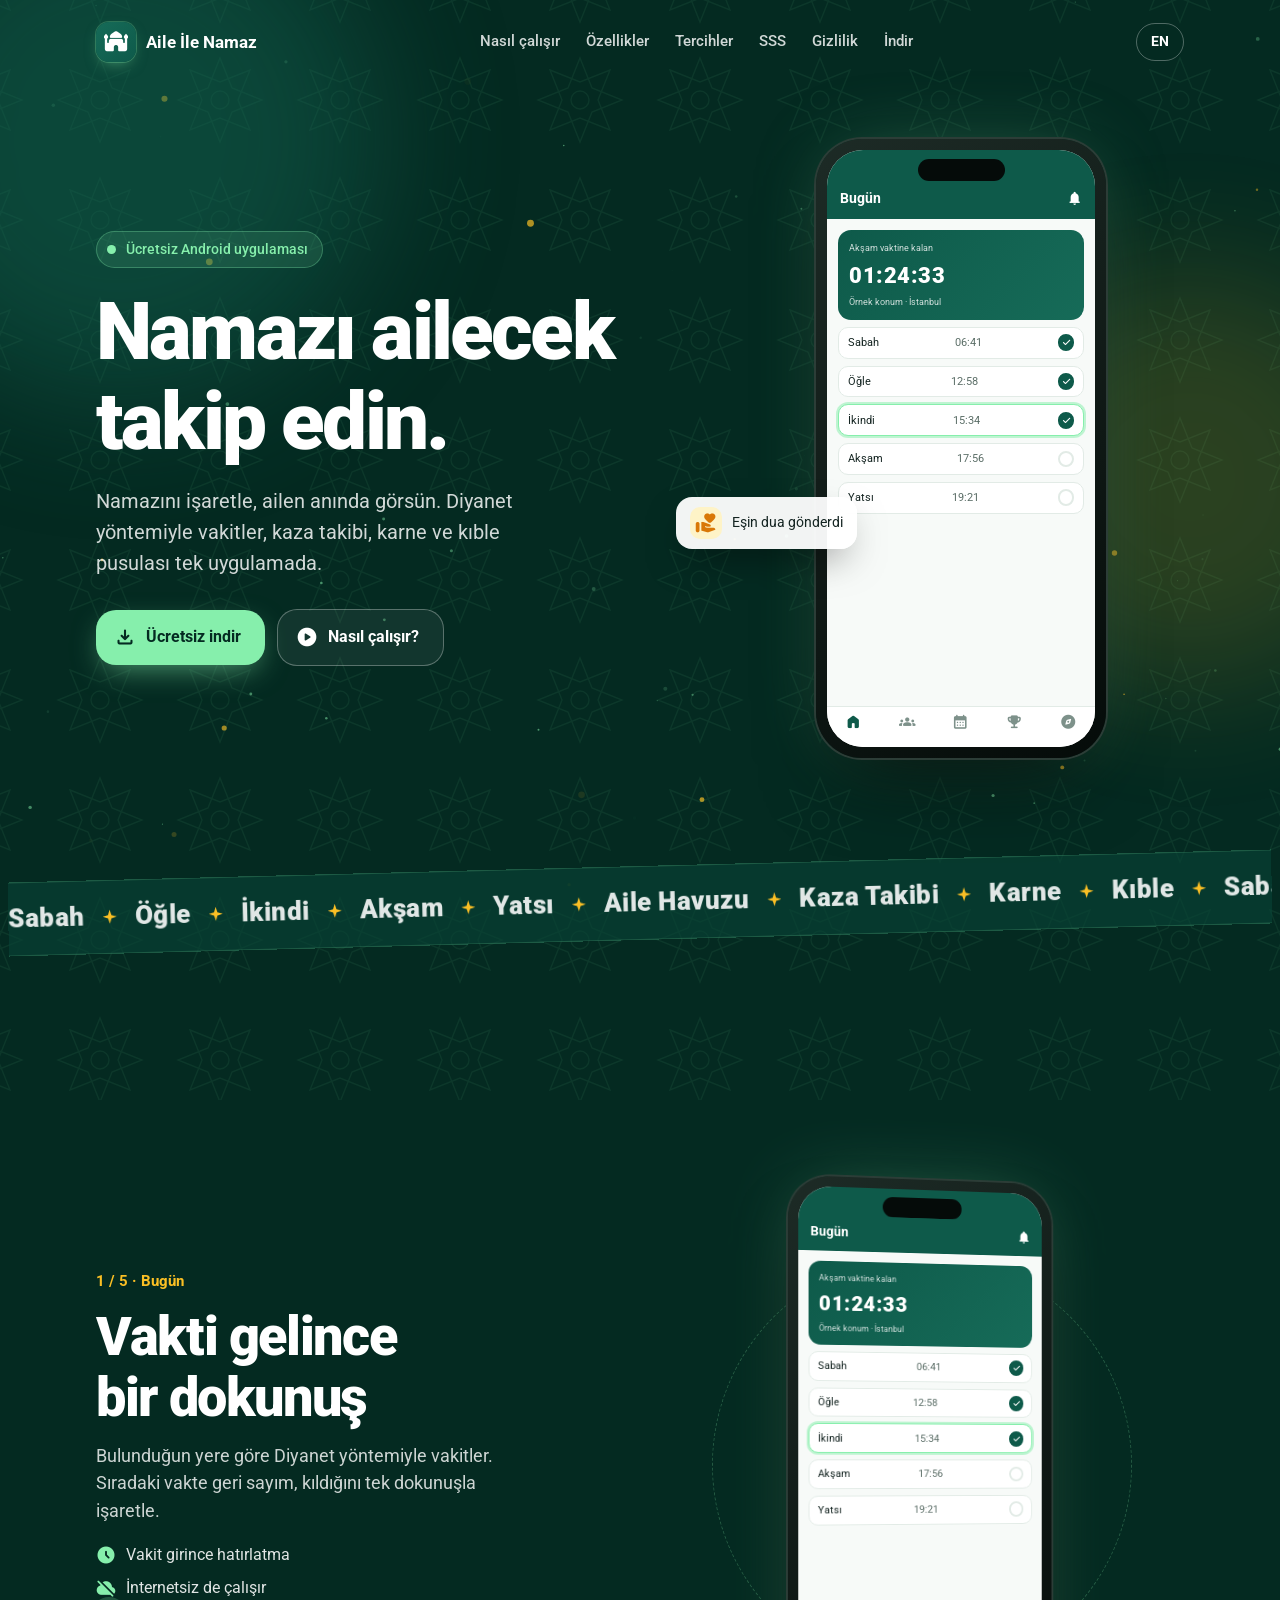
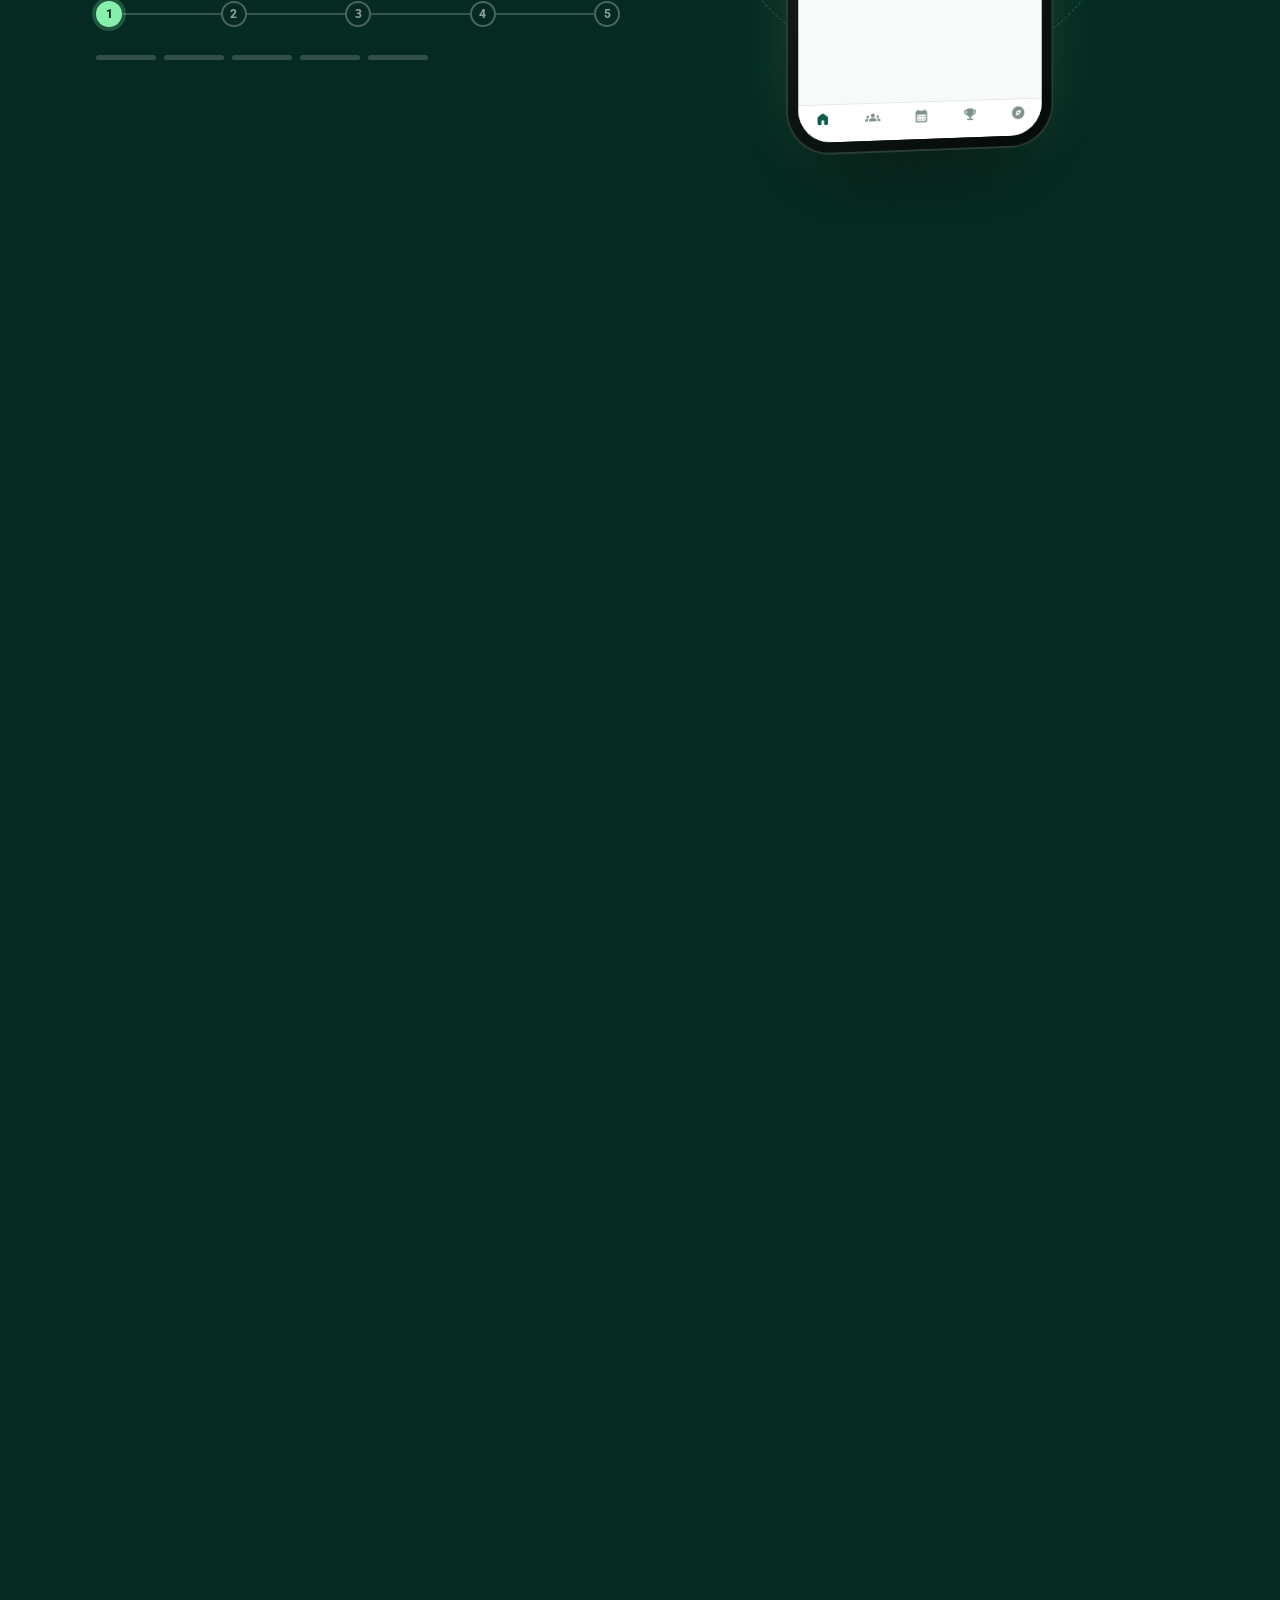
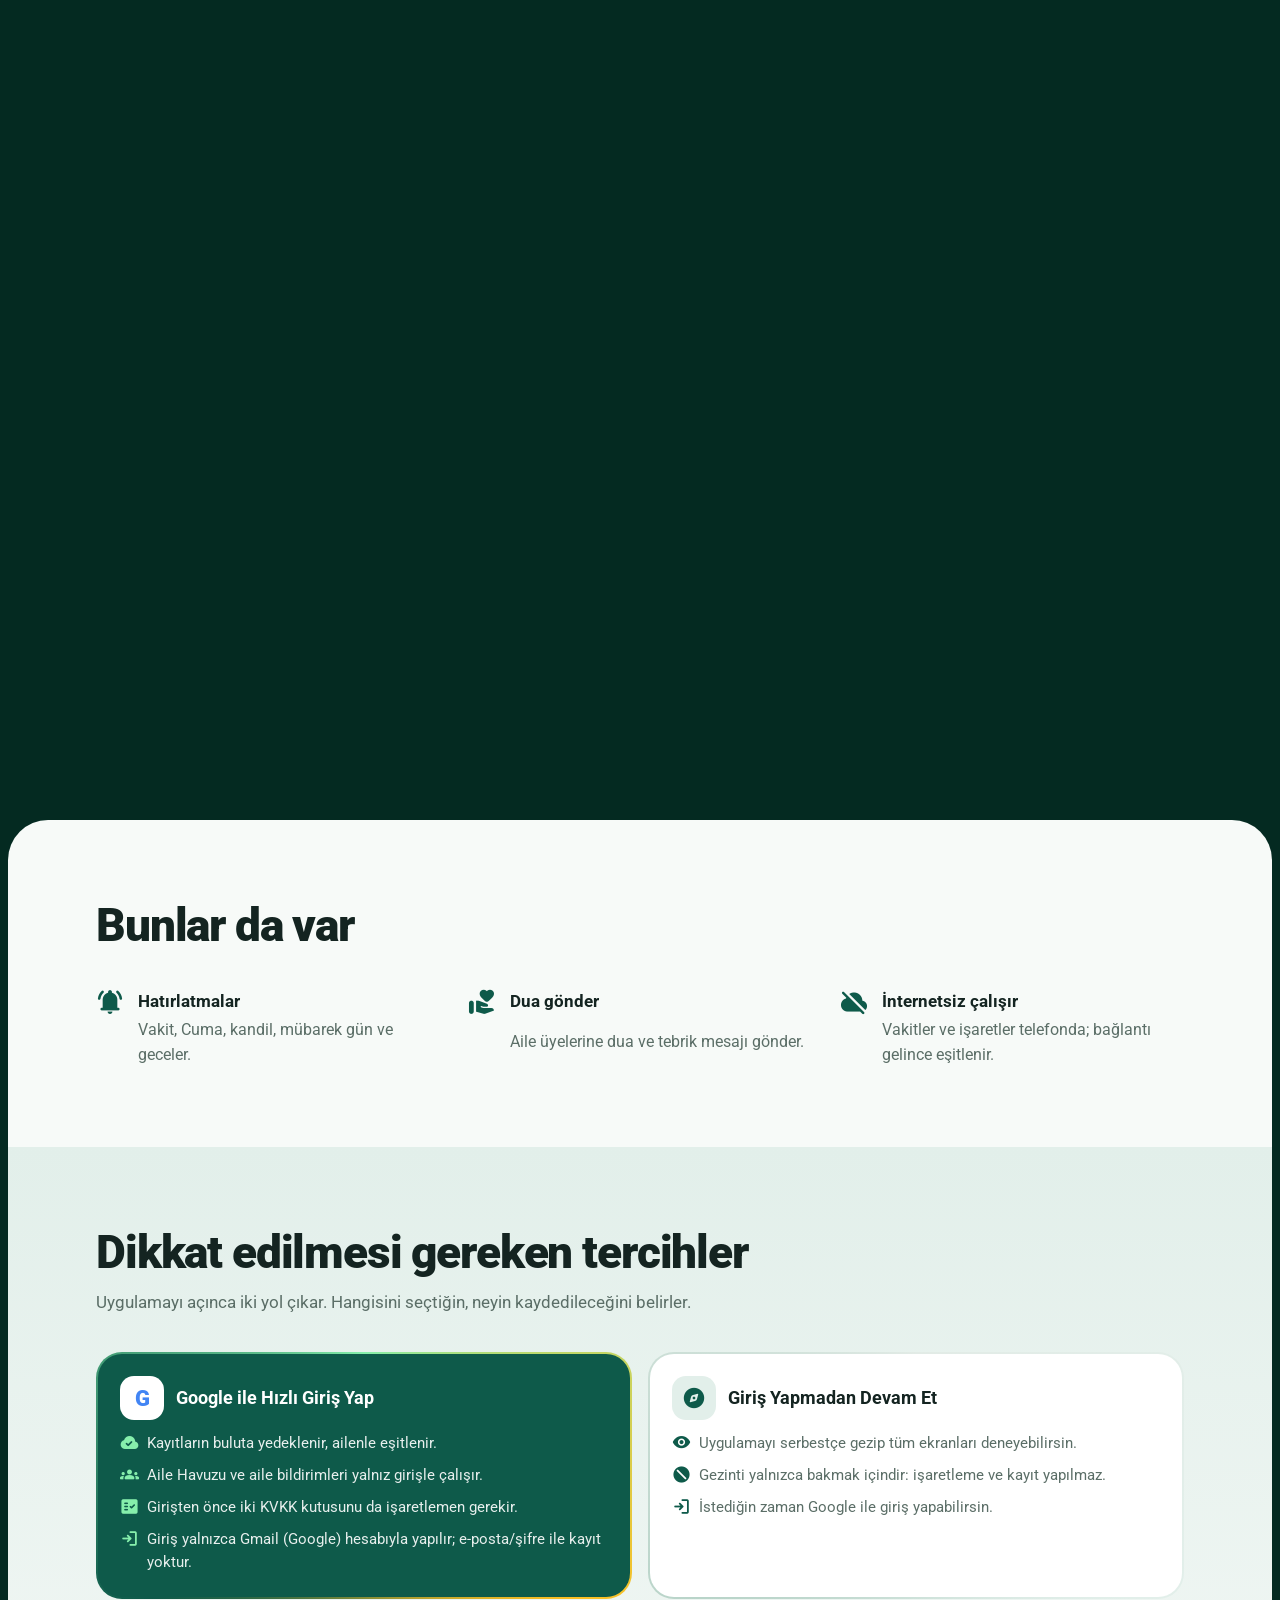
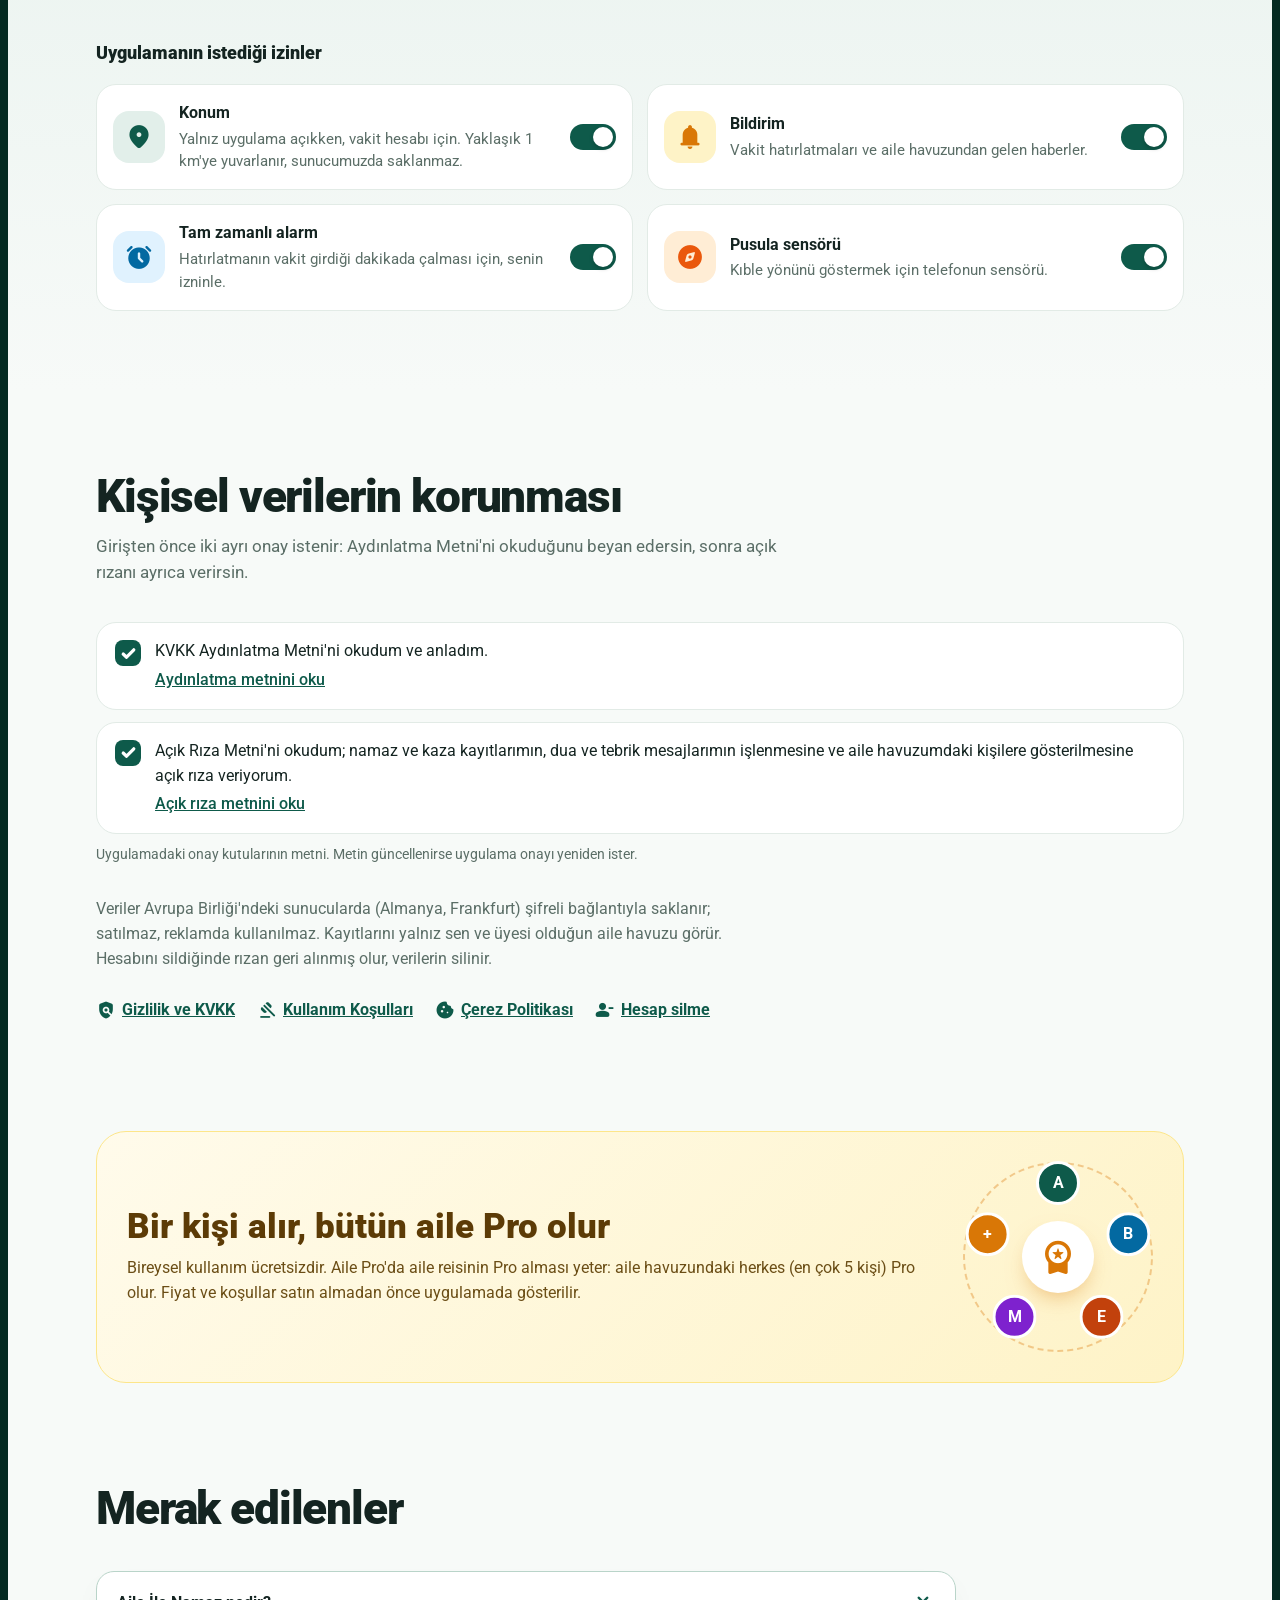
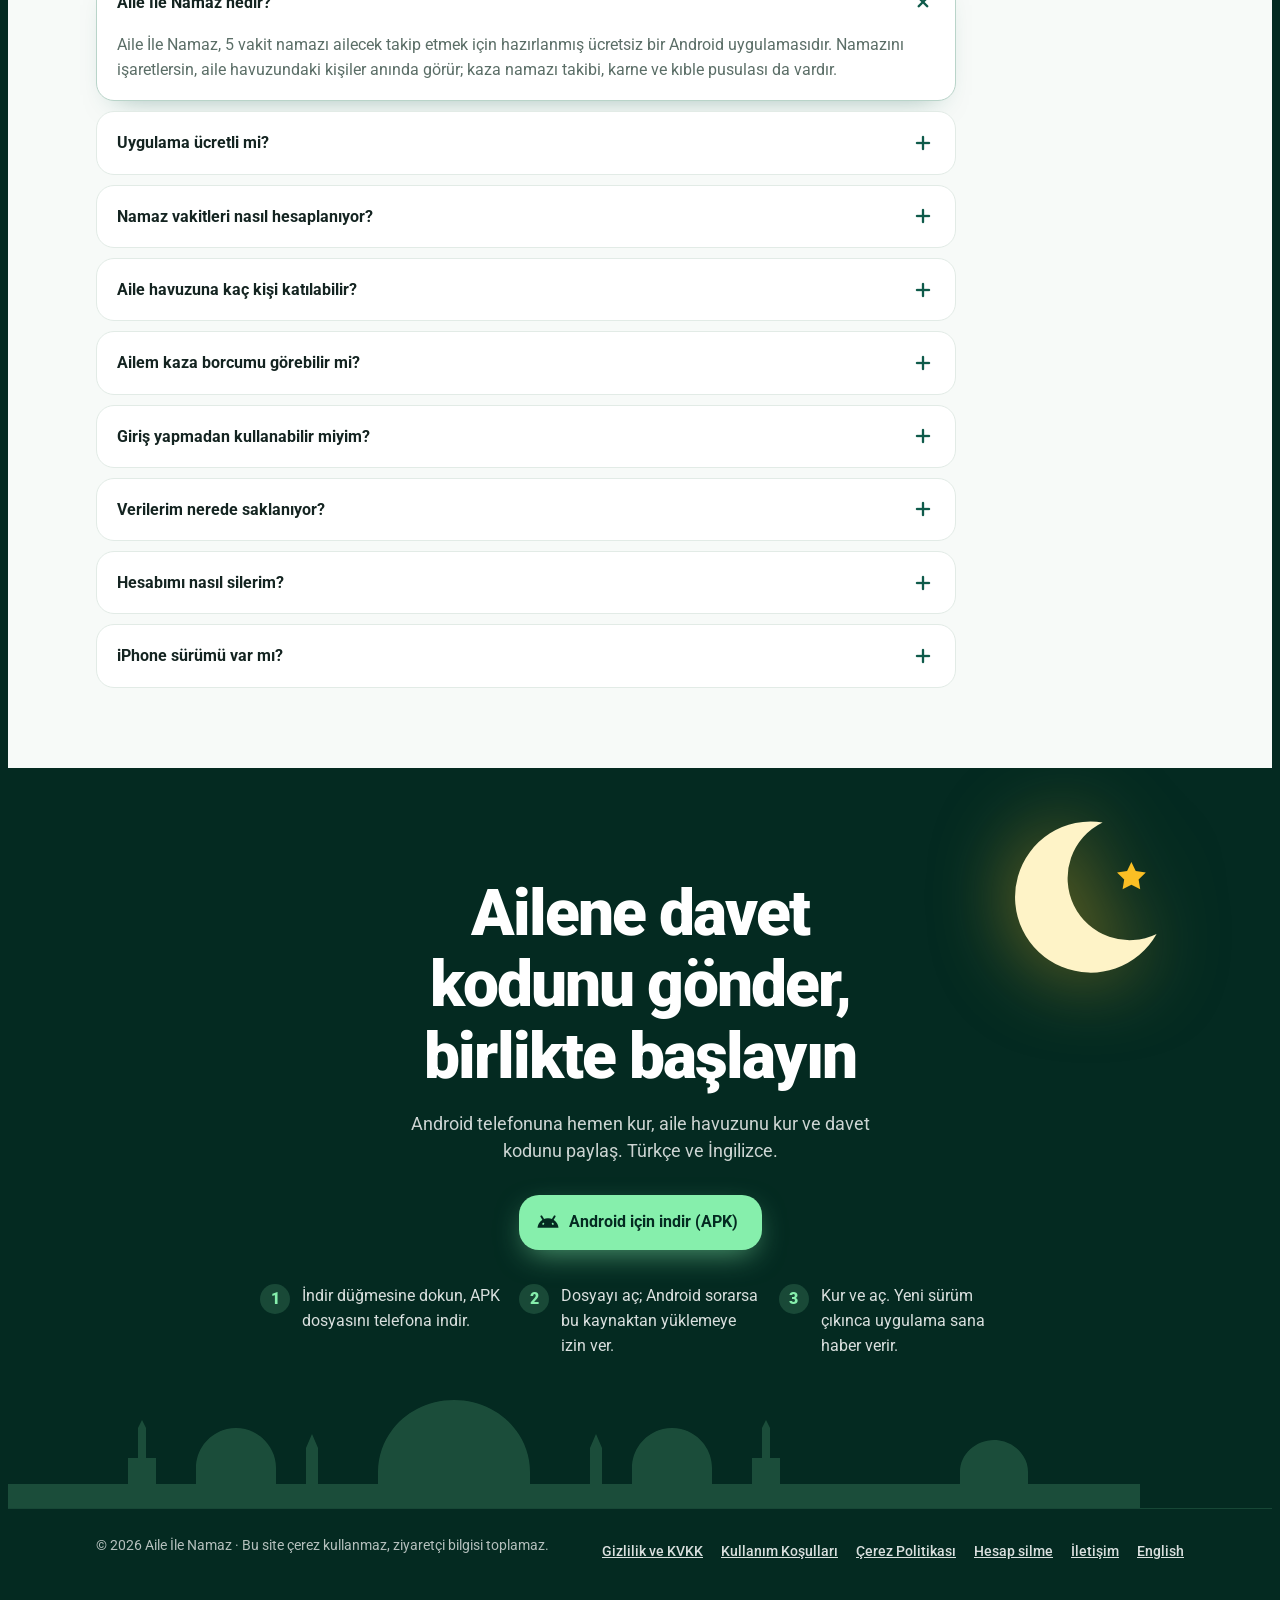
<file: docs/index.html>
<!DOCTYPE html>
<html lang="tr">
<head>
<meta charset="utf-8">
<meta name="viewport" content="width=device-width, initial-scale=1, viewport-fit=cover">
<title>Aile İle Namaz – Ailecek Namaz Takibi, Namaz Vakitleri ve Kaza Takibi</title>
<meta name="description" content="Aile İle Namaz: ailenle birlikte 5 vakit namaz takibi. Diyanet yöntemiyle namaz vakitleri, aile havuzu, kaza namazı takibi, karne, rozetler ve kıble pusulası. Ücretsiz Android uygulaması.">
<meta name="keywords" content="namaz takip, aile namaz uygulaması, namaz vakitleri, kaza namazı takibi, kıble pusulası, ezan vakti hatırlatma, namaz karnesi">
<meta name="robots" content="index, follow, max-image-preview:large">
<meta name="author" content="Aile İle Namaz">
<meta name="theme-color" content="#074336">
<meta name="geo.region" content="TR">
<meta name="geo.placename" content="Türkiye">
<meta http-equiv="content-language" content="tr">
<link rel="canonical" href="https://bilkil53.github.io/aile-ile-namaz/">
<link rel="alternate" hreflang="tr" href="https://bilkil53.github.io/aile-ile-namaz/">
<link rel="alternate" hreflang="en" href="https://bilkil53.github.io/aile-ile-namaz/index-en.html">
<link rel="alternate" hreflang="x-default" href="https://bilkil53.github.io/aile-ile-namaz/">
<link rel="icon" href="icon.svg" type="image/svg+xml">
<link rel="apple-touch-icon" href="og.png">
<link rel="sitemap" type="application/xml" href="sitemap.xml">
<meta property="og:type" content="website">
<meta property="og:locale" content="tr_TR">
<meta property="og:locale:alternate" content="en_US">
<meta property="og:site_name" content="Aile İle Namaz">
<meta property="og:title" content="Aile İle Namaz – Namazı ailecek takip edin">
<meta property="og:description" content="5 vakit namaz takibi, aile havuzu, kaza takibi, karne ve kıble pusulası. Ücretsiz Android uygulaması.">
<meta property="og:url" content="https://bilkil53.github.io/aile-ile-namaz/">
<meta property="og:image" content="https://bilkil53.github.io/aile-ile-namaz/og.png">
<meta property="og:image:width" content="1200">
<meta property="og:image:height" content="630">
<meta property="og:image:alt" content="Aile İle Namaz uygulaması: aile havuzu ve namaz vakitleri">
<meta name="twitter:card" content="summary_large_image">
<meta name="twitter:title" content="Aile İle Namaz – Namazı ailecek takip edin">
<meta name="twitter:description" content="5 vakit namaz takibi, aile havuzu, kaza takibi, karne ve kıble pusulası.">
<meta name="twitter:image" content="https://bilkil53.github.io/aile-ile-namaz/og.png">
<script type="application/ld+json">
{
  "@context": "https://schema.org",
  "@graph": [
    {
      "@type": "WebSite",
      "@id": "https://bilkil53.github.io/aile-ile-namaz/#website",
      "url": "https://bilkil53.github.io/aile-ile-namaz/",
      "name": "Aile İle Namaz",
      "inLanguage": "tr-TR",
      "publisher": { "@id": "https://bilkil53.github.io/aile-ile-namaz/#org" }
    },
    {
      "@type": "Organization",
      "@id": "https://bilkil53.github.io/aile-ile-namaz/#org",
      "name": "Aile İle Namaz",
      "url": "https://bilkil53.github.io/aile-ile-namaz/",
      "logo": "https://bilkil53.github.io/aile-ile-namaz/og.png",
      "areaServed": { "@type": "Country", "name": "Türkiye" }
    },
    {
      "@type": "MobileApplication",
      "@id": "https://bilkil53.github.io/aile-ile-namaz/#app",
      "name": "Aile İle Namaz",
      "operatingSystem": "Android",
      "applicationCategory": "LifestyleApplication",
      "inLanguage": ["tr", "en"],
      "countriesSupported": "TR",
      "url": "https://bilkil53.github.io/aile-ile-namaz/",
      "downloadUrl": "https://github.com/bilkil53/aile-ile-namaz/releases/latest",
      "image": "https://bilkil53.github.io/aile-ile-namaz/og.png",
      "description": "Ailenle birlikte 5 vakit namaz takibi: Diyanet yöntemiyle namaz vakitleri, en çok 5 kişilik aile havuzu, kaza namazı takibi, karne ve rozetler, kıble pusulası, vakit ve mübarek gün hatırlatmaları.",
      "featureList": ["5 vakit namaz takibi", "Diyanet yöntemiyle namaz vakitleri", "Aile havuzu (en çok 5 kişi)", "Kaza namazı takibi", "Karne, seri ve rozetler", "Kıble pusulası", "Vakit, Cuma ve mübarek gün hatırlatmaları", "İnternetsiz çalışma"],
      "offers": { "@type": "Offer", "price": "0", "priceCurrency": "TRY" },
      "publisher": { "@id": "https://bilkil53.github.io/aile-ile-namaz/#org" }
    },
    {
      "@type": "FAQPage",
      "@id": "https://bilkil53.github.io/aile-ile-namaz/#sss",
      "mainEntity": [
        { "@type": "Question", "name": "Aile İle Namaz nedir?", "acceptedAnswer": { "@type": "Answer", "text": "Aile İle Namaz, 5 vakit namazı ailecek takip etmek için hazırlanmış ücretsiz bir Android uygulamasıdır. Namazını işaretlersin, aile havuzundaki kişiler anında görür; kaza namazı takibi, karne ve kıble pusulası da vardır." } },
        { "@type": "Question", "name": "Uygulama ücretli mi?", "acceptedAnswer": { "@type": "Answer", "text": "Bireysel kullanım ücretsizdir. Aile Pro isteğe bağlıdır; aile reisinin Pro alması, havuzdaki herkesi (en çok 5 kişi) Pro yapar. Fiyat ve koşullar satın almadan önce uygulamada gösterilir." } },
        { "@type": "Question", "name": "Namaz vakitleri nasıl hesaplanıyor?", "acceptedAnswer": { "@type": "Answer", "text": "Vakitler bulunduğun konuma göre Diyanet İşleri Başkanlığı hesaplama yöntemiyle alınır. Aylık vakitler telefona kaydedildiği için internet olmadan da hatırlatmalar çalışır." } },
        { "@type": "Question", "name": "Aile havuzuna kaç kişi katılabilir?", "acceptedAnswer": { "@type": "Answer", "text": "Bir aile havuzunda en çok 5 kişi olur. Havuzu kuran kişi davet kodunu paylaşır, diğerleri bu kodla katılır." } },
        { "@type": "Question", "name": "Ailem kaza borcumu görebilir mi?", "acceptedAnswer": { "@type": "Answer", "text": "Hayır, ayrıntıyı göremez. Kaza bölümü mahremiyet korumalıdır; aile üyeleri yalnızca özet durumu görür." } },
        { "@type": "Question", "name": "Giriş yapmadan kullanabilir miyim?", "acceptedAnswer": { "@type": "Answer", "text": "Evet, gezinti modunda tüm ekranlara bakabilirsin. Gezinti yalnızca bakmak içindir; işaretleme, kayıt ve aile havuzu için Google ile giriş gerekir." } },
        { "@type": "Question", "name": "Verilerim nerede saklanıyor?", "acceptedAnswer": { "@type": "Answer", "text": "Veriler Avrupa Birliği'ndeki (Almanya, Frankfurt) sunucularda şifreli bağlantıyla saklanır, satılmaz ve reklam amacıyla kullanılmaz. Namaz kayıtları özel nitelikli veri sayıldığı için açık rızan alınır." } },
        { "@type": "Question", "name": "Hesabımı nasıl silerim?", "acceptedAnswer": { "@type": "Answer", "text": "Uygulamada Ayarlar bölümünden hesabını ve verilerini silebilirsin. Uygulamaya erişimin yoksa web sitesindeki Hesap silme sayfasındaki adımları izleyebilirsin." } },
        { "@type": "Question", "name": "iPhone sürümü var mı?", "acceptedAnswer": { "@type": "Answer", "text": "Uygulama Android telefonlar için hazırdır; sayfadaki indirme düğmesiyle hemen kurabilirsin. iPhone sürümü yoktur." } }
      ]
    }
  ]
}
</script>
<style>
@font-face { font-family: "Roboto"; font-style: normal; font-weight: 100 900; font-display: swap; src: url(fonts/roboto-latin-ext.woff2) format("woff2"); unicode-range: U+0100-02BA, U+02BD-02C5, U+02C7-02CC, U+02CE-02D7, U+02DD-02FF, U+0304, U+0308, U+0329, U+1D00-1DBF, U+1E00-1E9F, U+1EF2-1EFF, U+2020, U+20A0-20AB, U+20AD-20C0, U+2113, U+2C60-2C7F, U+A720-A7FF; }
@font-face { font-family: "Roboto"; font-style: normal; font-weight: 100 900; font-display: swap; src: url(fonts/roboto-latin.woff2) format("woff2"); unicode-range: U+0000-00FF, U+0131, U+0152-0153, U+02BB-02BC, U+02C6, U+02DA, U+02DC, U+0304, U+0308, U+0329, U+2000-206F, U+20AC, U+2122, U+2191, U+2193, U+2212, U+2215, U+FEFF, U+FFFD; }
@font-face { font-family: "Material Symbols Rounded"; font-style: normal; font-weight: 500; font-display: block; src: url(fonts/material-symbols.woff2) format("woff2"); }
/* Layout: dark emerald world over an animated geometric + particle background; live phone in the hero,
   a pinned scroll story that drives a second phone, then light "sheets" (features, choices, KVKK, FAQ) that slide over it. */
:root {
  color-scheme: light;
  --emerald: #0e5a4a;
  --emerald-dark: #074336;
  --emerald-deep: #042a21;
  --emerald-light: #166b58;
  --emerald-soft: #e2efea;
  --bg: #f7faf8;
  --card: #ffffff;
  --border: #e2ebe6;
  --text: #142421;
  --text-2: #5b6e67;
  --text-3: #7d918a;
  --mint: #86efac;
  --gold: #d97706;
  --gold-soft: #fef3c7;
  --sun: #fbbf24;
  --sky: #0369a1; --sky-soft: #e0f2fe;
  --orange: #ea580c; --orange-soft: #ffedd5;
  --purple: #7e22ce; --purple-soft: #f3e8ff;
  --red: #dc2626;
  --font: "Roboto", system-ui, -apple-system, "Segoe UI", sans-serif;
}
* { box-sizing: border-box; }
html { scroll-behavior: smooth; overflow-x: clip; }
body { background: var(--emerald-deep); color: var(--text); font-family: var(--font); line-height: 1.55; overflow-x: clip; }
.in { max-width: 1120px; margin: 0 auto; padding-left: max(16px, env(safe-area-inset-left, 0px)); padding-right: max(16px, env(safe-area-inset-right, 0px)); }
h1, h2, h3 { margin: 0; line-height: 1.12; text-wrap: balance; }
p { margin: 0; }
a { color: var(--emerald); font-weight: 500; }
a:focus-visible, button:focus-visible, summary:focus-visible { outline: 3px solid var(--sun); outline-offset: 3px; border-radius: 10px; }
.ms { font-family: "Material Symbols Rounded"; font-weight: normal; font-style: normal; font-size: 24px; line-height: 1; display: inline-block; white-space: nowrap; direction: ltr; -webkit-font-smoothing: antialiased; font-feature-settings: "liga"; overflow: hidden; }
.sr { position: absolute; width: 1px; height: 1px; overflow: hidden; clip: rect(0 0 0 0); white-space: nowrap; }

/* ---------- Animated background ---------- */
#bg { position: fixed; inset: 0; width: 100%; height: 100%; z-index: 0; pointer-events: none; }
.pattern { position: fixed; inset: -200px; z-index: 0; pointer-events: none; opacity: 0.07;
  background-image: url("data:image/svg+xml,%3Csvg xmlns='http://www.w3.org/2000/svg' width='120' height='120' viewBox='0 0 120 120'%3E%3Cg fill='none' stroke='%2386efac' stroke-width='1.4'%3E%3Cpath d='M60 18 72 48 102 60 72 72 60 102 48 72 18 60 48 48Z'/%3E%3Cpath d='M30 30 60 42 90 30 78 60 90 90 60 78 30 90 42 60Z'/%3E%3Ccircle cx='60' cy='60' r='9'/%3E%3C/g%3E%3C/svg%3E");
  background-size: 120px 120px; animation: drift 60s linear infinite; }
@keyframes drift { to { transform: translate(120px, 120px) rotate(0.001deg); } }
.glow { position: fixed; z-index: 0; pointer-events: none; border-radius: 50%; filter: blur(70px); opacity: 0.45; }
.glow.a { width: 520px; height: 520px; background: #166b58; left: -140px; top: -120px; animation: blob 18s ease-in-out infinite; }
.glow.b { width: 420px; height: 420px; background: rgba(251,191,36,0.35); right: -120px; top: 30vh; animation: blob 22s ease-in-out infinite reverse; }
@keyframes blob { 33% { transform: translate(80px, 60px) scale(1.15); } 66% { transform: translate(-40px, 120px) scale(0.9); } }
.page { position: relative; z-index: 1; }

/* ---------- Top bar ---------- */
.progress { position: fixed; left: 0; top: 0; height: 3px; width: 100%; z-index: 60; background: linear-gradient(90deg, var(--mint), var(--sun)); transform-origin: 0 50%; transform: scaleX(var(--p, 0)); }
body::before { content: ""; position: fixed; inset: 0 0 auto; height: env(safe-area-inset-top, 0px); z-index: 55; background: rgba(4,42,33,0.85); }
.top { position: sticky; top: env(safe-area-inset-top, 0px); z-index: 50; transition: background 0.3s, box-shadow 0.3s; }
.top.solid { background: rgba(4,42,33,0.78); backdrop-filter: blur(12px); -webkit-backdrop-filter: blur(12px); box-shadow: 0 6px 24px -12px rgba(0,0,0,0.6); }
.bar { display: flex; align-items: center; justify-content: space-between; gap: 16px; padding-block: 14px; }
.brand { display: flex; align-items: center; gap: 10px; color: #fff; text-decoration: none; font-weight: 700; font-size: 1.08rem; }
.brand .logo { width: 40px; height: 40px; border-radius: 13px; background: linear-gradient(135deg, var(--emerald-light), var(--emerald)); display: grid; place-items: center; box-shadow: 0 0 0 1px rgba(134,239,172,0.25), 0 6px 16px -6px rgba(134,239,172,0.5); animation: breathe 4s ease-in-out infinite; }
@keyframes breathe { 50% { box-shadow: 0 0 0 1px rgba(134,239,172,0.4), 0 6px 24px -4px rgba(134,239,172,0.8); } }
.bar nav { display: flex; gap: 2px; }
.bar nav a { color: rgba(255,255,255,0.82); text-decoration: none; font-size: 0.94rem; padding: 7px 12px; border-radius: 999px; position: relative; transition: color 0.2s, background 0.2s; }
.bar nav a:hover { color: #fff; background: rgba(255,255,255,0.1); }
.bar .lang { color: #fff; text-decoration: none; font-size: 0.86rem; font-weight: 700; padding: 7px 14px; border-radius: 999px; border: 1px solid rgba(255,255,255,0.3); transition: background 0.2s; }
.bar .lang:hover { background: rgba(255,255,255,0.12); }
.menu-btn { display: none; background: rgba(255,255,255,0.12); border: 0; color: #fff; width: 42px; height: 42px; border-radius: 12px; cursor: pointer; }

/* ---------- Hero ---------- */
.hero { display: grid; grid-template-columns: 1.15fr 0.85fr; gap: 40px; align-items: center; padding-block: 36px 72px; color: #fff; min-height: min(780px, 92vh); }
.hero > * { min-width: 0; }
.pill { display: inline-flex; align-items: center; gap: 10px; background: rgba(134,239,172,0.12); border: 1px solid rgba(134,239,172,0.3); color: var(--mint); border-radius: 999px; padding: 7px 14px 7px 10px; font-size: 0.88rem; font-weight: 500; }
.pill .live { width: 9px; height: 9px; border-radius: 50%; background: var(--mint); box-shadow: 0 0 0 0 rgba(134,239,172,0.7); animation: ping 1.8s ease-out infinite; }
@keyframes ping { 70% { box-shadow: 0 0 0 10px rgba(134,239,172,0); } 100% { box-shadow: 0 0 0 0 rgba(134,239,172,0); } }
.hero h1 { margin-top: 20px; font-size: clamp(2.6rem, 7vw, 5rem); font-weight: 900; letter-spacing: -0.035em; }
.hero h1 .w { display: inline-block; white-space: nowrap; }
.hero h1 .c { display: inline-block; animation: charIn 0.7s cubic-bezier(.2,.8,.2,1) both; animation-delay: calc(var(--i) * 28ms + 150ms); }
@keyframes charIn { from { opacity: 0; transform: translateY(0.6em) rotate(8deg); filter: blur(6px); } }
@keyframes sheen { to { background-position: -200% 0; } }
.lead { margin-top: 18px; font-size: clamp(1.05rem, 2.2vw, 1.25rem); color: rgba(255,255,255,0.82); max-width: 40ch; animation: up 0.8s 0.9s cubic-bezier(.2,.8,.2,1) both; }
@keyframes up { from { opacity: 0; transform: translateY(18px); } }
.cta { margin-top: 30px; display: flex; gap: 12px; flex-wrap: wrap; align-items: center; animation: up 0.8s 1.1s cubic-bezier(.2,.8,.2,1) both; }
.btn { position: relative; display: inline-flex; align-items: center; gap: 10px; border-radius: 20px; padding: 15px 24px 15px 18px; font-weight: 700; text-decoration: none; font-size: 1rem; overflow: hidden; transition: transform 0.25s cubic-bezier(.2,.8,.2,1), box-shadow 0.25s; will-change: transform; }
.btn .ms { font-size: 22px; }
.btn.main { background: var(--mint); color: var(--emerald-deep); box-shadow: 0 10px 30px -8px rgba(134,239,172,0.6); }
.btn.main .ms { animation: bob 1.6s ease-in-out infinite; }
@keyframes bob { 50% { transform: translateY(3px); } }
.btn.main::after { content: ""; position: absolute; inset: 0; background: linear-gradient(105deg, transparent 38%, rgba(255,255,255,0.7) 50%, transparent 62%); transform: translateX(-110%); animation: shine 3.6s ease-in-out 2s infinite; }
@keyframes shine { 35%, 100% { transform: translateX(110%); } }
.btn.ghost { color: #fff; border: 1px solid rgba(255,255,255,0.3); background: rgba(255,255,255,0.06); }
.btn.ghost:hover { background: rgba(255,255,255,0.12); }

/* ---------- Phone ---------- */
.stage { position: relative; display: grid; place-items: center; perspective: 1200px; animation: up 1s 0.5s cubic-bezier(.2,.8,.2,1) both; }
.phone { --w: 290px; width: var(--w); max-width: 78vw; aspect-ratio: 9 / 19.2; border-radius: 46px; padding: 11px; background: linear-gradient(145deg, #1d2b26, #050b09); box-shadow: 0 0 0 2px #2c3d37, 0 40px 80px -30px rgba(0,0,0,0.8), 0 0 80px -20px rgba(134,239,172,0.35); position: relative; transform-style: preserve-3d; transition: transform 0.5s cubic-bezier(.2,.8,.2,1); container-type: inline-size; }
.hero .phone { animation: hover 6s ease-in-out infinite; }
@keyframes hover { 50% { translate: 0 -12px; } }
.phone::before { content: ""; position: absolute; top: 20px; left: 50%; width: 30%; height: 22px; margin-left: -15%; background: #050b09; border-radius: 999px; z-index: 5; }
.screen { position: relative; width: 100%; height: 100%; border-radius: 36px; overflow: hidden; background: var(--bg); font-size: 4.4cqw; color: var(--text); }
.scr { position: absolute; inset: 0; display: flex; flex-direction: column; opacity: 0; transform: translateX(14%) scale(0.98); transition: opacity 0.55s, transform 0.55s cubic-bezier(.2,.8,.2,1); }
.scr.act { opacity: 1; transform: none; }
.scr.out { transform: translateX(-14%) scale(0.98); }
.abar { background: var(--emerald); color: #fff; padding: 3.2em 1.1em 0.9em; display: flex; align-items: center; justify-content: space-between; }
.abar b { font-size: 1.15em; }
.abar .ms { font-size: 1.3em; }
.body { padding: 0.9em; display: grid; gap: 0.6em; align-content: start; flex: 1; }
.tabs { display: flex; justify-content: space-around; padding: 0.6em 0 1.4em; background: #fff; border-top: 1px solid var(--border); }
.tabs .ms { font-size: 1.4em; color: var(--text-3); }
.tabs .ms.on { color: var(--emerald); }
/* Screen: Bugün */
.next { background: linear-gradient(135deg, var(--emerald), var(--emerald-light)); color: #fff; border-radius: 1.1em; padding: 0.9em 1em; display: grid; gap: 0.2em; }
.next small { opacity: 0.8; font-size: 0.8em; }
.next .cd { font-size: 1.9em; font-weight: 900; font-variant-numeric: tabular-nums; letter-spacing: 0.02em; }
.vrow { background: #fff; border: 1px solid var(--border); border-radius: 0.9em; padding: 0.55em 0.8em; display: flex; align-items: center; justify-content: space-between; font-size: 0.95em; position: relative; overflow: hidden; }
.vrow .t { color: var(--text-2); font-variant-numeric: tabular-nums; }
.vrow .chk { width: 1.5em; height: 1.5em; border-radius: 50%; border: 2px solid var(--border); display: grid; place-items: center; }
.vrow .chk .ms { font-size: 1em; color: #fff; opacity: 0; }
.vrow.done .chk { background: var(--emerald); border-color: var(--emerald); }
.vrow.done .chk .ms { opacity: 1; }
.vrow.cur { border-color: var(--mint); box-shadow: 0 0 0 2px rgba(134,239,172,0.5); }
.scr.act .vrow.tap .chk { animation: tapFill 0.4s 1.4s both; }
.scr.act .vrow.tap .chk .ms { animation: tapIcon 0.4s 1.4s both; }
@keyframes tapFill { to { background: var(--emerald); border-color: var(--emerald); } }
@keyframes tapIcon { from { transform: scale(0); } to { opacity: 1; transform: scale(1); } }
.ripple { position: absolute; width: 2.2em; height: 2.2em; border-radius: 50%; background: rgba(14,90,74,0.25); right: 0.45em; top: 50%; margin-top: -1.1em; transform: scale(0); opacity: 0; }
.scr.act .vrow.tap .ripple { animation: rip 0.7s 1.25s ease-out; }
@keyframes rip { from { transform: scale(0); opacity: 1; } to { transform: scale(3); opacity: 0; } }
/* Screen: Aile */
.mem { background: #fff; border: 1px solid var(--border); border-radius: 0.9em; padding: 0.6em 0.75em; display: grid; grid-template-columns: 2em 1fr; gap: 0.2em 0.6em; align-items: center; }
.ava { width: 2em; height: 2em; border-radius: 50%; display: grid; place-items: center; color: #fff; font-weight: 700; font-size: 0.95em; grid-row: span 2; }
.mem b { font-size: 0.92em; }
.mdots { display: flex; gap: 0.35em; }
.mdots i { width: 0.95em; height: 0.95em; border-radius: 50%; background: var(--border); }
.scr.act .mdots i.y { animation: dotOn 0.35s both; animation-delay: calc(var(--d) * 110ms + 300ms); }
@keyframes dotOn { from { transform: scale(0.3); } to { background: var(--emerald); transform: scale(1); } }
.toast { background: var(--gold-soft); color: #7a4a06; border-radius: 0.9em; padding: 0.55em 0.75em; font-size: 0.85em; display: flex; gap: 0.5em; align-items: center; }
.scr.act .toast { animation: toastIn 0.5s 1.6s cubic-bezier(.3,1.5,.5,1) both; }
@keyframes toastIn { from { opacity: 0; transform: translateY(1em) scale(0.9); } }
/* Screen: Kaza */
.kz { background: #fff; border: 1px solid var(--border); border-radius: 0.9em; padding: 0.6em 0.8em; display: flex; justify-content: space-between; align-items: center; }
.kz .n { font-weight: 900; font-size: 1.25em; font-variant-numeric: tabular-nums; color: var(--orange); }
.kz .minus { width: 1.7em; height: 1.7em; border-radius: 0.5em; background: var(--orange-soft); color: var(--orange); display: grid; place-items: center; }
.kz .minus .ms { font-size: 1.1em; }
.kzsum { background: var(--orange-soft); border-radius: 1em; padding: 0.8em 1em; display: grid; gap: 0.15em; }
.kzsum b { font-size: 1.7em; color: var(--orange); font-variant-numeric: tabular-nums; }
.kzsum small { color: #9a3b0a; font-size: 0.8em; }
.lock { display: flex; gap: 0.4em; align-items: center; font-size: 0.8em; color: var(--text-2); }
.lock .ms { font-size: 1.1em; color: var(--emerald); }
/* Screen: Karne */
.ring { display: grid; place-items: center; position: relative; margin: 0.3em auto 0.2em; width: 9em; height: 9em; }
.ring svg { width: 100%; height: 100%; transform: rotate(-90deg); }
.ring circle { fill: none; stroke-width: 10; }
.ring .bgc { stroke: var(--emerald-soft); }
.ring .fg { stroke: var(--emerald); stroke-linecap: round; stroke-dasharray: 283; stroke-dashoffset: 40; }
.scr.act .ring .fg { animation: ringIn 1.4s 0.3s cubic-bezier(.2,.8,.2,1) both; }
@keyframes ringIn { from { stroke-dashoffset: 283; } }
.ring .lbl { position: absolute; text-align: center; }
.ring .lbl b { font-size: 2em; font-weight: 900; display: block; line-height: 1; }
.ring .lbl small { font-size: 0.75em; color: var(--text-2); }
.bars { display: flex; align-items: flex-end; gap: 0.45em; height: 4.4em; padding: 0 0.3em; }
.bars i { flex: 1; background: var(--emerald-light); border-radius: 0.35em 0.35em 0.15em 0.15em; height: var(--h); transform-origin: bottom; }
.bars i.low { background: var(--red); opacity: 0.75; }
.scr.act .bars i { animation: grow 0.7s both; animation-delay: calc(var(--d) * 80ms + 500ms); }
@keyframes grow { from { transform: scaleY(0); } }
.days { display: flex; gap: 0.45em; padding: 0 0.3em; font-size: 0.7em; color: var(--text-3); }
.days span { flex: 1; text-align: center; }
.badge { display: flex; align-items: center; gap: 0.6em; background: var(--purple-soft); color: var(--purple); border-radius: 0.9em; padding: 0.55em 0.75em; font-size: 0.88em; font-weight: 700; }
.scr.act .badge { animation: toastIn 0.6s 1.5s cubic-bezier(.3,1.5,.5,1) both; }
.badge .ms { font-size: 1.4em; }
/* Screen: Kıble */
.compass { width: 13em; height: 13em; margin: 0.6em auto; border-radius: 50%; background: radial-gradient(circle, #fff 55%, var(--emerald-soft) 56%, var(--emerald-soft) 70%, #fff 71%); border: 2px solid var(--border); position: relative; display: grid; place-items: center; }
.compass .dial { position: absolute; inset: 0; }
.compass .dial span { position: absolute; left: 50%; top: 50%; font-size: 0.8em; font-weight: 700; color: var(--text-2); }
.needle { position: absolute; left: 50%; top: 50%; width: 0.9em; height: 10.4em; margin: -5.2em 0 0 -0.45em; transform: rotate(var(--q, 151deg)); }
.needle::before { content: ""; position: absolute; left: 0; right: 0; top: 0; height: 50%; background: var(--emerald); clip-path: polygon(50% 0, 100% 100%, 0 100%); }
.needle::after { content: ""; position: absolute; left: 0; right: 0; bottom: 0; height: 50%; background: var(--border); clip-path: polygon(0 0, 100% 0, 50% 100%); }
.scr.act .needle { animation: seek 2.4s 0.2s cubic-bezier(.3,1.4,.4,1) both; }
@keyframes seek { 0% { transform: rotate(20deg); } 40% { transform: rotate(200deg); } 70% { transform: rotate(140deg); } }
.kaaba { position: absolute; width: 1.8em; height: 1.8em; border-radius: 0.4em; background: #142421; left: 50%; top: 50%; transform: rotate(151deg) translateY(-6.3em) rotate(-151deg); margin: -0.9em 0 0 -0.9em; box-shadow: inset 0 0.35em 0 #d97706; }
.hub { width: 1.2em; height: 1.2em; border-radius: 50%; background: var(--emerald); border: 3px solid #fff; z-index: 2; }
.qinfo { text-align: center; display: grid; gap: 0.15em; }
.qinfo b { font-size: 1.6em; font-weight: 900; color: var(--emerald); }
.qinfo small { color: var(--text-2); font-size: 0.8em; }
.scr.act .qinfo { animation: toastIn 0.6s 2s both; }

/* floating bubbles around hero phone */
.bubble { position: absolute; z-index: 3; background: rgba(255,255,255,0.95); color: var(--text); border-radius: 16px; padding: 10px 14px; font-size: 0.9rem; display: flex; gap: 10px; align-items: center; box-shadow: 0 16px 40px -14px rgba(0,0,0,0.6); max-width: 230px; opacity: 0; transform: translateY(16px) scale(0.9); transition: opacity 0.5s, transform 0.5s cubic-bezier(.3,1.5,.5,1); pointer-events: none; }
.bubble.show { opacity: 1; transform: none; }
.bubble .ms { font-size: 22px; flex: none; border-radius: 10px; padding: 5px; }
.bubble.b1 { left: -14%; top: 58%; }
.bubble.b2 { right: -12%; top: 30%; }
.bubble.b3 { left: -10%; bottom: 4%; }

/* ---------- Marquee ---------- */
.marquee { position: relative; z-index: 1; overflow: hidden; border-block: 1px solid rgba(134,239,172,0.18); background: rgba(7,67,54,0.6); padding-block: 16px; transform: rotate(-1.5deg); margin-block: 10px 40px; }
.track { display: flex; width: max-content; animation: slide 28s linear infinite; }
.track span { display: inline-flex; align-items: center; gap: 18px; padding-right: 18px; font-size: clamp(1.1rem, 3vw, 1.6rem); font-weight: 900; color: rgba(255,255,255,0.88); letter-spacing: 0.02em; white-space: nowrap; }
.track span::after { content: ""; width: 14px; height: 14px; background: var(--sun); clip-path: polygon(50% 0, 62% 38%, 100% 50%, 62% 62%, 50% 100%, 38% 62%, 0 50%, 38% 38%); }
@keyframes slide { to { transform: translateX(-50%); } }

/* ---------- Scroll story ---------- */
.story { position: relative; height: 520vh; color: #fff; }
.sticky { position: sticky; top: 0; height: 100vh; height: 100svh; display: grid; grid-template-columns: 1fr 1fr; align-items: center; gap: 40px; padding-top: 70px; }
.sticky > * { min-width: 0; }
.steps { position: relative; display: grid; }
.step { grid-area: 1 / 1; display: grid; gap: 14px; opacity: 0; transform: translateY(30px); transition: opacity 0.5s, transform 0.6s cubic-bezier(.2,.8,.2,1); pointer-events: none; }
.step.act { opacity: 1; transform: none; pointer-events: auto; }
.step .num { font-size: 0.95rem; font-weight: 700; color: var(--sun); }
.step h2 { font-size: clamp(2rem, 5vw, 3.4rem); font-weight: 900; letter-spacing: -0.025em; }
.step p { color: rgba(255,255,255,0.8); font-size: 1.1rem; max-width: 42ch; }
.step ul { margin: 4px 0 0; padding: 0; list-style: none; display: grid; gap: 8px; }
.step li { display: flex; gap: 10px; align-items: center; color: rgba(255,255,255,0.88); }
.step li .ms { color: var(--mint); font-size: 20px; }
.rail { display: flex; gap: 8px; margin-top: 28px; }
.rail i { height: 5px; flex: 1; max-width: 60px; border-radius: 5px; background: rgba(255,255,255,0.18); overflow: hidden; position: relative; }
.rail i::after { content: ""; position: absolute; inset: 0; background: var(--mint); transform-origin: 0 50%; transform: scaleX(var(--f, 0)); }
.steps-nav { display: flex; align-items: center; }
.steps-nav .dot { width: 26px; height: 26px; border-radius: 50%; border: 2px solid rgba(255,255,255,0.28); display: grid; place-items: center; font-size: 0.78rem; font-weight: 800; color: rgba(255,255,255,0.55); flex: none; transition: border-color 0.3s, color 0.3s, background 0.3s, box-shadow 0.3s; }
.steps-nav .dot.on { border-color: var(--mint); color: var(--emerald-deep); background: var(--mint); }
.steps-nav .dot.cur { box-shadow: 0 0 0 4px rgba(134,239,172,0.22); }
.steps-nav .line { flex: 1; height: 2px; min-width: 12px; background: rgba(255,255,255,0.2); position: relative; }
.steps-nav .line::after { content: ""; position: absolute; inset: 0; background: var(--mint); transform-origin: 0 50%; transform: scaleX(0); transition: transform 0.35s cubic-bezier(.16,1,.3,1); }
.steps-nav .line.on::after { transform: scaleX(1); }
.story .stage { animation: none; }
.story .phone { transform: rotateY(var(--ry, 0deg)) rotateX(var(--rx, 0deg)) scale(var(--sc, 1)); }
.orbit { position: absolute; width: 420px; height: 420px; max-width: 110vw; max-height: 110vw; border-radius: 50%; border: 1px dashed rgba(134,239,172,0.25); animation: spin 40s linear infinite; }
.orbit::before, .orbit::after { content: ""; position: absolute; width: 14px; height: 14px; border-radius: 50%; background: var(--sun); top: -7px; left: 50%; margin-left: -7px; box-shadow: 0 0 20px var(--sun); }
.orbit::after { top: auto; bottom: -7px; background: var(--mint); box-shadow: 0 0 20px var(--mint); }
@keyframes spin { to { transform: rotate(360deg); } }

/* ---------- Light sheets ---------- */
.sheet { position: relative; z-index: 1; background: var(--bg); border-radius: 40px 40px 0 0; margin-top: -40px; }
.sheet + .sheet { border-radius: 0; margin-top: 0; }
section.blk { padding-block: 80px; }
.head { display: grid; gap: 10px; margin-bottom: 36px; max-width: 700px; }
.head h2 { font-size: clamp(1.9rem, 4.5vw, 2.9rem); font-weight: 900; letter-spacing: -0.025em; }
.head p { color: var(--text-2); font-size: 1.08rem; }
@keyframes stretch { 50% { transform: scaleX(1.6); } }

.ic { width: 52px; height: 52px; border-radius: 16px; display: grid; place-items: center; }
.ic .ms { font-size: 28px; animation: wiggle 4s ease-in-out infinite; animation-delay: calc(var(--d, 0) * 0.4s); }
@keyframes wiggle { 0%, 80%, 100% { transform: none; } 85% { transform: rotate(-14deg) scale(1.1); } 90% { transform: rotate(10deg) scale(1.1); } 95% { transform: rotate(-4deg); } }
.e { background: var(--emerald-soft); color: var(--emerald); }
.s { background: var(--sky-soft); color: var(--sky); }
.o { background: var(--orange-soft); color: var(--orange); }
.p { background: var(--purple-soft); color: var(--purple); }
.g { background: var(--gold-soft); color: var(--gold); }

.ways { display: grid; grid-template-columns: 1fr 1fr; gap: 16px; margin-bottom: 40px; }
.way { position: relative; border-radius: 26px; padding: 2px; overflow: hidden; isolation: isolate; }
.way::before { content: ""; position: absolute; inset: -60%; z-index: -1; background: conic-gradient(from 0deg, var(--mint), var(--sun), var(--emerald), var(--mint)); animation: spin 6s linear infinite; }
.way.guest::before { background: conic-gradient(from 0deg, var(--border), var(--emerald-soft), #b9d4c9, var(--border)); }
.way .inner { border-radius: 24px; padding: 22px; height: 100%; display: grid; gap: 12px; align-content: start; }
.way.signin .inner { background: var(--emerald); color: #fff; }
.way.guest .inner { background: var(--card); }
.way .topline { display: flex; align-items: center; gap: 12px; }
.gb { width: 44px; height: 44px; border-radius: 14px; background: #fff; display: grid; place-items: center; font-weight: 900; font-size: 1.35rem; color: #4285f4; flex: none; }
.way.guest .gb { background: var(--emerald-soft); color: var(--emerald); }
.way h3 { font-size: 1.12rem; }
.way ul { margin: 0; padding: 0; list-style: none; display: grid; gap: 8px; font-size: 0.96rem; }
.way li { display: flex; gap: 8px; align-items: flex-start; }
.way li .ms { font-size: 19px; margin-top: 1px; flex: none; }
.way.signin li { color: rgba(255,255,255,0.9); }
.way.signin li .ms { color: var(--mint); }
.way.guest li { color: var(--text-2); }
.way.guest li .ms { color: var(--emerald); }
.sub { font-size: 1.15rem; font-weight: 900; margin-bottom: 16px; }
.perms { display: grid; grid-template-columns: repeat(2, 1fr); gap: 14px; }
.perm { background: var(--card); border: 1px solid var(--border); border-radius: 20px; padding: 16px; display: grid; grid-template-columns: auto 1fr auto; gap: 14px; align-items: center; }
.perm > div { min-width: 0; display: grid; gap: 2px; }
.perm b { font-size: 1rem; }
.perm span.t { color: var(--text-2); font-size: 0.92rem; }
.switch { width: 46px; height: 26px; border-radius: 999px; background: #d6e3de; position: relative; flex: none; transition: background 0.3s 0.2s; }
.switch::after { content: ""; position: absolute; top: 3px; left: 3px; width: 20px; height: 20px; border-radius: 50%; background: #fff; box-shadow: 0 2px 4px rgba(0,0,0,0.2); transition: transform 0.35s cubic-bezier(.3,1.5,.5,1) 0.2s; }
.on .switch { background: var(--emerald); }
.on .switch::after { transform: translateX(20px); }

.consents { display: grid; gap: 12px; margin-bottom: 10px; }
.consent { background: var(--card); border: 1px solid var(--border); border-radius: 20px; padding: 16px 18px; display: flex; gap: 14px; align-items: flex-start; }
.box { flex: none; width: 26px; height: 26px; border-radius: 8px; background: var(--emerald); display: grid; place-items: center; margin-top: 1px; }
.box svg { width: 17px; height: 17px; }
.box path { fill: none; stroke: #fff; stroke-width: 3; stroke-linecap: round; stroke-linejoin: round; stroke-dasharray: 24; }
.on .box path { animation: draw 0.6s ease-out both; }
.on .consent:nth-child(2) .box path { animation-delay: 0.5s; }
@keyframes draw { from { stroke-dashoffset: 24; } }
.consent > div { display: grid; gap: 4px; min-width: 0; }
.caption { font-size: 0.88rem; color: var(--text-2); margin-bottom: 30px; }

.pro { position: relative; overflow: hidden; background: linear-gradient(135deg, #fffbeb, var(--gold-soft)); border: 1px solid #fde68a; border-radius: 30px; padding: 30px; display: grid; grid-template-columns: 1fr auto; gap: 28px; align-items: center; }
.pro > div { display: grid; gap: 10px; min-width: 0; }
.pro::after { content: ""; position: absolute; inset: 0; background: linear-gradient(105deg, transparent 35%, rgba(255,255,255,0.7) 50%, transparent 65%); transform: translateX(-110%); animation: shine 5s ease-in-out 1s infinite; pointer-events: none; }
.pro h2 { font-size: clamp(1.6rem, 3.6vw, 2.2rem); font-weight: 900; color: #5c3b06; }
.pro p { color: #6b4e16; }
.ringfam { position: relative; width: 190px; height: 190px; flex: none; }
.ringfam .crown { position: absolute; inset: 0; margin: auto; width: 72px; height: 72px; border-radius: 50%; background: #fff; display: grid; place-items: center; color: var(--gold); box-shadow: 0 10px 24px -10px rgba(217,119,6,0.6); }
.ringfam .crown .ms { font-size: 38px; }
.ringfam .av { position: absolute; left: 50%; top: 50%; width: 44px; height: 44px; margin: -22px; border-radius: 50%; display: grid; place-items: center; color: #fff; font-weight: 700; border: 3px solid #fff; transform: rotate(calc(var(--k) * 72deg)) translateY(-74px) rotate(calc(var(--k) * -72deg)); }
.on .ringfam .av { animation: join 0.7s cubic-bezier(.3,1.5,.5,1) both; animation-delay: calc(var(--k) * 140ms); }
@keyframes join { from { transform: rotate(calc(var(--k) * 72deg)) translateY(0) rotate(calc(var(--k) * -72deg)) scale(0.2); opacity: 0; } }
.ringfam .spin { position: absolute; inset: 0; border-radius: 50%; border: 2px dashed rgba(217,119,6,0.35); animation: spin 18s linear infinite; }

.faq { display: grid; gap: 10px; max-width: 860px; }
.faq details { background: var(--card); border: 1px solid var(--border); border-radius: 18px; overflow: hidden; transition: box-shadow 0.3s, border-color 0.3s; }
.faq details[open] { border-color: #b9d4c9; box-shadow: 0 14px 30px -20px rgba(14,90,74,0.5); }
.faq summary { list-style: none; cursor: pointer; padding: 18px 20px; display: flex; justify-content: space-between; gap: 16px; align-items: center; font-weight: 700; font-size: 1.02rem; }
.faq summary::-webkit-details-marker { display: none; }
.faq summary .ms { color: var(--emerald); transition: transform 0.35s cubic-bezier(.3,1.5,.5,1); flex: none; }
.faq details[open] summary .ms { transform: rotate(45deg); }
.faq .ans { padding: 0 20px 18px; color: var(--text-2); }
.faq details[open] .ans { animation: up 0.4s ease-out; }

.final { position: relative; z-index: 1; color: #fff; text-align: center; padding-block: 110px 150px; overflow: hidden; }
.final h2 { font-size: clamp(2.2rem, 6vw, 4rem); font-weight: 900; letter-spacing: -0.03em; max-width: 16ch; margin: 0 auto; }
.final p { color: rgba(255,255,255,0.8); max-width: 52ch; margin: 18px auto 0; font-size: 1.1rem; }
.final .cta { justify-content: center; animation: none; }
.moon { position: absolute; width: 180px; height: 180px; right: 8%; top: 40px; animation: hover 7s ease-in-out infinite; filter: drop-shadow(0 0 40px rgba(251,191,36,0.5)); }
.mosque { position: absolute; left: 0; right: 0; bottom: 0; height: 120px; opacity: 0.18; }

footer { position: relative; z-index: 1; border-top: 1px solid rgba(134,239,172,0.15); color: rgba(255,255,255,0.7); font-size: 0.9rem; }
.foot { display: flex; justify-content: space-between; gap: 18px; flex-wrap: wrap; padding-block: 26px 40px; }
.foot nav { display: flex; gap: 18px; flex-wrap: wrap; }
.foot a { color: rgba(255,255,255,0.85); display: inline-block; padding-block: 6px; }

/* Reveal */
.rv { transition: opacity 0.8s cubic-bezier(.2,.8,.2,1), transform 0.8s cubic-bezier(.2,.8,.2,1); transition-delay: calc(var(--d, 0) * 90ms); }
.rv.wait { opacity: 0; transform: translateY(40px) scale(0.97); }

/* Sadeleştirme: kısa ek özellik listesi, KVKK özeti, yasal bağlantılar, kurulum adımları */
.also { list-style: none; padding: 0; margin: 0; display: grid; grid-template-columns: repeat(3, 1fr); gap: 28px; }
.also li { display: grid; grid-template-columns: auto 1fr; gap: 4px 14px; align-items: start; }
.also .ms { grid-row: span 2; font-size: 28px; color: var(--emerald); }
.also b { font-size: 1.06rem; }
.also span { color: var(--text-2); }
.kvkk-sum { margin-top: 22px; max-width: 70ch; color: var(--text-2); font-size: 1.02rem; }
.legal-links { margin-top: 18px; display: flex; flex-wrap: wrap; gap: 8px 22px; }
.legal-links a { display: inline-flex; align-items: center; gap: 6px; padding: 8px 0; color: var(--emerald); font-weight: 700; }
.legal-links .ms { font-size: 20px; }
.install { list-style: none; counter-reset: s; padding: 0; margin: 34px auto 0; max-width: 760px; display: grid; grid-template-columns: repeat(3, 1fr); gap: 18px; text-align: left; }
.install li { counter-increment: s; display: grid; grid-template-columns: auto 1fr; gap: 12px; align-items: start; color: rgba(255,255,255,0.85); }
.install li::before { content: counter(s); display: grid; place-items: center; width: 30px; height: 30px; border-radius: 50%; background: rgba(134,239,172,0.16); color: var(--mint); font-weight: 900; }
@media (max-width: 860px) { .also, .install { grid-template-columns: 1fr; gap: 16px; } }

@media (max-width: 860px) {
  .bar nav { display: none; position: absolute; top: 100%; left: 12px; right: 12px; flex-direction: column; background: rgba(4,42,33,0.96); border-radius: 18px; padding: 10px; box-shadow: 0 20px 40px -10px rgba(0,0,0,0.6); }
  .bar nav.open { display: flex; animation: up 0.3s ease-out; }
  .bar nav a { padding: 12px 14px; }
  .menu-btn { display: grid; place-items: center; }
  .hero { grid-template-columns: 1fr; text-align: left; padding-block: 12px 48px; min-height: 0; gap: 20px; }
  .hero h1 { margin-top: 14px; }
  .sticky { grid-template-columns: 1fr; grid-template-rows: auto 1fr; gap: 14px; padding-top: 72px; align-content: start; }
  .sticky .stage { order: -1; }
  .story .phone { width: min(210px, calc(46svh * 0.47)); }
  .step h2 { font-size: clamp(1.6rem, 7vw, 2.2rem); }
  .step p { font-size: 1rem; }
  .step ul { display: none; }
  .rail { margin-top: 14px; }
  .steps-nav .dot { width: 22px; height: 22px; font-size: 0.7rem; }
  .orbit { width: 300px; height: 300px; }
  .bubble.b1 { left: 0; } .bubble.b2 { right: 0; } .bubble.b3 { left: 4%; }
  .pro { grid-template-columns: 1fr; }
  .ringfam { margin: 0 auto; }
}
@media (max-width: 600px) {
  .ways, .perms { grid-template-columns: 1fr; }
  section.blk { padding-block: 60px; }
  .bubble { font-size: 0.875rem; max-width: 210px; padding: 8px 10px; }
  .moon { width: 110px; height: 110px; right: -10px; top: 20px; opacity: 0.6; }
  .sheet { border-radius: 28px 28px 0 0; }
  .pattern { opacity: 0.05; }
}
</style>
</head>
<body>

<canvas id="bg" aria-hidden="true"></canvas>
<div class="pattern" aria-hidden="true"></div>
<div class="glow a" aria-hidden="true"></div>
<div class="glow b" aria-hidden="true"></div>
<div class="progress" id="progress" aria-hidden="true"></div>

<div class="page">
  <header class="top" id="top">
    <div class="in bar">
      <a class="brand" href="#" aria-label="Aile İle Namaz ana sayfa">
        <span class="logo"><span class="ms" aria-hidden="true" style="color:#fff">mosque</span></span>
        Aile İle Namaz
      </a>
      <nav id="nav" aria-label="Sayfa bölümleri">
        <a href="#nasil">Nasıl çalışır</a>
        <a href="#ozellikler">Özellikler</a>
        <a href="#baslarken">Tercihler</a>
                <a href="#sss">SSS</a>
        <a href="#kvkk">Gizlilik</a>
        <a href="#indir">İndir</a>
      </nav>
      <a class="lang" href="index-en.html" hreflang="en" lang="en" aria-label="English">EN</a>
      <button type="button" class="menu-btn" id="menuBtn" aria-label="Menüyü aç" aria-expanded="false" aria-controls="nav"><span class="ms" aria-hidden="true">menu</span></button>
    </div>
  </header>

  <main>
    <div class="in hero">
      <div>
        <span class="pill"><span class="live"></span>Ücretsiz Android uygulaması</span>
        <h1 id="h1" data-split>Namazı ailecek takip edin.</h1>
        <p class="lead">Namazını işaretle, ailen anında görsün. Diyanet yöntemiyle vakitler, kaza takibi, karne ve kıble pusulası tek uygulamada.</p>
        <div class="cta">
          <a class="btn main mag" href="https://github.com/bilkil53/aile-ile-namaz/releases/latest"><span class="ms" aria-hidden="true">download</span>Ücretsiz indir</a>
          <a class="btn ghost mag" href="#nasil"><span class="ms" aria-hidden="true">play_circle</span>Nasıl çalışır?</a>
        </div>
      </div>
      <div class="stage" id="heroStage">
        <div class="phone tilt" id="heroPhone"><div class="screen" data-screens></div></div>
        <div class="bubble b1"><span class="ms g" aria-hidden="true">volunteer_activism</span><span>Eşin dua gönderdi</span></div>
        <div class="bubble b2"><span class="ms e" aria-hidden="true">check_circle</span><span>Kızın Eflin öğle namazını kıldı</span></div>
        <div class="bubble b3"><span class="ms p" aria-hidden="true">emoji_events</span><span>Kızın Meva'ya yeni rozet: İstikrar Yıldızı</span></div>
      </div>
    </div>

    <div class="marquee" aria-hidden="true">
      <div class="track"><span>Sabah</span><span>Öğle</span><span>İkindi</span><span>Akşam</span><span>Yatsı</span><span>Aile Havuzu</span><span>Kaza Takibi</span><span>Karne</span><span>Kıble</span><span>Sabah</span><span>Öğle</span><span>İkindi</span><span>Akşam</span><span>Yatsı</span><span>Aile Havuzu</span><span>Kaza Takibi</span><span>Karne</span><span>Kıble</span></div>
    </div>

    <section class="story" id="nasil" aria-label="Nasıl çalışır">
      <div class="in sticky">
        <div>
          <div class="steps" id="steps">
            <article class="step act">
              <span class="num">1 / 5 · Bugün</span>
              <h2>Vakti gelince bir dokunuş</h2>
              <p>Bulunduğun yere göre Diyanet yöntemiyle vakitler. Sıradaki vakte geri sayım, kıldığını tek dokunuşla işaretle.</p>
              <ul><li><span class="ms" aria-hidden="true">schedule</span>Vakit girince hatırlatma</li><li><span class="ms" aria-hidden="true">cloud_off</span>İnternetsiz de çalışır</li></ul>
            </article>
            <article class="step">
              <span class="num">2 / 5 · Aile Havuzu</span>
              <h2>Ailen anında görsün</h2>
              <p>Eşin ve çocuklarınla tek davet koduyla bağlan. En çok 5 kişi, kim hangi vakti kıldı tek ekranda.</p>
              <ul><li><span class="ms" aria-hidden="true">volunteer_activism</span>Birbirinize dua gönderin</li><li><span class="ms" aria-hidden="true">notifications</span>Aile bildirimleri</li></ul>
            </article>
            <article class="step">
              <span class="num">3 / 5 · Kaza</span>
              <h2>Kaza borcun sende kalır</h2>
              <p>Borcunu bir kez kaydet, kıldıkça düşsün. Ailen yalnız özeti görür, ayrıntı sende kalır.</p>
              <ul><li><span class="ms" aria-hidden="true">lock</span>Mahremiyet korumalı</li><li><span class="ms" aria-hidden="true">trending_down</span>Kıldıkça azalır</li></ul>
            </article>
            <article class="step">
              <span class="num">4 / 5 · Karne</span>
              <h2>Haftanı gör, gayretini artır</h2>
              <p>Hafta 35, ay 150 vakit üzerinden karne. Seri, aylık takvim, istatistikler ve manevi rozetler.</p>
              <ul><li><span class="ms" aria-hidden="true">emoji_events</span>Rozetler ve seriler</li><li><span class="ms" aria-hidden="true">format_quote</span>Günün hadisi</li></ul>
            </article>
            <article class="step">
              <span class="num">5 / 5 · Kıble</span>
              <h2>Kıble her yerde yanında</h2>
              <p>Telefonun pusulasıyla canlı kıble yönü. Cuma, kandil ve mübarek günlerde hatırlatma.</p>
              <ul><li><span class="ms" aria-hidden="true">explore</span>Canlı pusula</li><li><span class="ms" aria-hidden="true">nights_stay</span>Mübarek gün hatırlatmaları</li></ul>
            </article>
          </div>
          <div class="steps-nav" id="stepsNav" aria-hidden="true">
            <span class="dot on cur">1</span><span class="line"></span>
            <span class="dot">2</span><span class="line"></span>
            <span class="dot">3</span><span class="line"></span>
            <span class="dot">4</span><span class="line"></span>
            <span class="dot">5</span>
          </div>
          <div class="rail" id="rail"><i></i><i></i><i></i><i></i><i></i></div>
        </div>
        <div class="stage">
          <div class="orbit" aria-hidden="true"></div>
          <div class="phone" id="storyPhone"><div class="screen" data-screens></div></div>
        </div>
      </div>
    </section>

    <div class="sheet">
      <section class="in blk" id="ozellikler">
        <div class="head rv"><h2>Bunlar da var</h2></div>
        <ul class="also"><li class="rv" style="--d:0"><span class="ms" aria-hidden="true">notifications_active</span><b>Hatırlatmalar</b><span>Vakit, Cuma, kandil, mübarek gün ve geceler.</span></li><li class="rv" style="--d:1"><span class="ms" aria-hidden="true">volunteer_activism</span><b>Dua gönder</b><span>Aile üyelerine dua ve tebrik mesajı gönder.</span></li><li class="rv" style="--d:2"><span class="ms" aria-hidden="true">cloud_off</span><b>İnternetsiz çalışır</b><span>Vakitler ve işaretler telefonda; bağlantı gelince eşitlenir.</span></li></ul>
      </section>
    </div>

    <div class="sheet" style="background:linear-gradient(180deg,var(--emerald-soft),var(--bg))">
      <section class="in blk" id="baslarken">
        <div class="head rv"><h2>Dikkat edilmesi gereken tercihler</h2><p>Uygulamayı açınca iki yol çıkar. Hangisini seçtiğin, neyin kaydedileceğini belirler.</p></div>
        <div class="ways">
          <div class="way signin rv"><div class="inner">
            <div class="topline"><span class="gb">G</span><h3>Google ile Hızlı Giriş Yap</h3></div>
            <ul>
              <li><span class="ms" aria-hidden="true">cloud_done</span>Kayıtların buluta yedeklenir, ailenle eşitlenir.</li>
              <li><span class="ms" aria-hidden="true">groups</span>Aile Havuzu ve aile bildirimleri yalnız girişle çalışır.</li>
              <li><span class="ms" aria-hidden="true">fact_check</span>Girişten önce iki KVKK kutusunu da işaretlemen gerekir.</li>
              <li><span class="ms" aria-hidden="true">login</span>Giriş yalnızca Gmail (Google) hesabıyla yapılır; e-posta/şifre ile kayıt yoktur.</li>
            </ul>
          </div></div>
          <div class="way guest rv" style="--d:1"><div class="inner">
            <div class="topline"><span class="gb"><span class="ms" aria-hidden="true">explore</span></span><h3>Giriş Yapmadan Devam Et</h3></div>
            <ul>
              <li><span class="ms" aria-hidden="true">visibility</span>Uygulamayı serbestçe gezip tüm ekranları deneyebilirsin.</li>
              <li><span class="ms" aria-hidden="true">block</span>Gezinti yalnızca bakmak içindir: işaretleme ve kayıt yapılmaz.</li>
              <li><span class="ms" aria-hidden="true">login</span>İstediğin zaman Google ile giriş yapabilirsin.</li>
            </ul>
          </div></div>
        </div>
        <p class="sub rv">Uygulamanın istediği izinler</p>
        <div class="perms rv" id="perms">
          <div class="perm"><span class="ic e"><span class="ms" aria-hidden="true">location_on</span></span><div><b>Konum</b><span class="t">Yalnız uygulama açıkken, vakit hesabı için. Yaklaşık 1 km'ye yuvarlanır, sunucumuzda saklanmaz.</span></div><span class="switch" aria-hidden="true"></span></div>
          <div class="perm"><span class="ic g"><span class="ms" aria-hidden="true">notifications</span></span><div><b>Bildirim</b><span class="t">Vakit hatırlatmaları ve aile havuzundan gelen haberler.</span></div><span class="switch" aria-hidden="true"></span></div>
          <div class="perm"><span class="ic s"><span class="ms" aria-hidden="true">alarm</span></span><div><b>Tam zamanlı alarm</b><span class="t">Hatırlatmanın vakit girdiği dakikada çalması için, senin izninle.</span></div><span class="switch" aria-hidden="true"></span></div>
          <div class="perm"><span class="ic o"><span class="ms" aria-hidden="true">explore</span></span><div><b>Pusula sensörü</b><span class="t">Kıble yönünü göstermek için telefonun sensörü.</span></div><span class="switch" aria-hidden="true"></span></div>
        </div>
      </section>
    </div>

    <div class="sheet">
      <section class="in blk" id="kvkk">
        <div class="head rv"><h2>Kişisel verilerin korunması</h2><p>Girişten önce iki ayrı onay istenir: Aydınlatma Metni'ni okuduğunu beyan edersin, sonra açık rızanı ayrıca verirsin.</p></div>
        <div class="consents rv" id="consents">
          <div class="consent"><span class="box"><svg viewBox="0 0 16 16" aria-hidden="true"><path d="M3 8.5l3.2 3L13 4.5"/></svg></span><div><p>KVKK Aydınlatma Metni'ni okudum ve anladım.</p><a href="privacy.html#kvkk">Aydınlatma metnini oku</a></div></div>
          <div class="consent"><span class="box"><svg viewBox="0 0 16 16" aria-hidden="true"><path d="M3 8.5l3.2 3L13 4.5"/></svg></span><div><p>Açık Rıza Metni'ni okudum; namaz ve kaza kayıtlarımın, dua ve tebrik mesajlarımın işlenmesine ve aile havuzumdaki kişilere gösterilmesine açık rıza veriyorum.</p><a href="privacy.html#acik-riza">Açık rıza metnini oku</a></div></div>
        </div>
        <p class="caption rv">Uygulamadaki onay kutularının metni. Metin güncellenirse uygulama onayı yeniden ister.</p>
        <p class="kvkk-sum rv">Veriler Avrupa Birliği'ndeki sunucularda (Almanya, Frankfurt) şifreli bağlantıyla saklanır; satılmaz, reklamda kullanılmaz. Kayıtlarını yalnız sen ve üyesi olduğun aile havuzu görür. Hesabını sildiğinde rızan geri alınmış olur, verilerin silinir.</p>
        <nav class="legal-links rv" aria-label="Yasal metinler"><a href="privacy.html"><span class="ms" aria-hidden="true">policy</span>Gizlilik ve KVKK</a><a href="kullanim-kosullari.html"><span class="ms" aria-hidden="true">gavel</span>Kullanım Koşulları</a><a href="cerez-politikasi.html"><span class="ms" aria-hidden="true">cookie</span>Çerez Politikası</a><a href="delete-account.html"><span class="ms" aria-hidden="true">person_remove</span>Hesap silme</a></nav>
      </section>
    </div>

    <div class="sheet">
      <section class="in blk" style="padding-top:20px">
        <div class="pro rv" id="pro">
          <div>
            <h2>Bir kişi alır, bütün aile Pro olur</h2>
            <p>Bireysel kullanım ücretsizdir. Aile Pro'da aile reisinin Pro alması yeter: aile havuzundaki herkes (en çok 5 kişi) Pro olur. Fiyat ve koşullar satın almadan önce uygulamada gösterilir.</p>
          </div>
          <div class="ringfam" aria-hidden="true">
            <div class="spin"></div>
            <div class="crown"><span class="ms">workspace_premium</span></div>
            <span class="av" style="--k:0;background:#0e5a4a">A</span>
            <span class="av" style="--k:1;background:#0369a1">B</span>
            <span class="av" style="--k:2;background:#c2410c">E</span>
            <span class="av" style="--k:3;background:#7e22ce">M</span>
            <span class="av" style="--k:4;background:#d97706">+</span>
          </div>
        </div>
      </section>

      <section class="in blk" id="sss" style="padding-top:20px">
        <div class="head rv"><h2>Merak edilenler</h2></div>
        <div class="faq" id="faq"></div>
      </section>
    </div>

    <section class="final" id="indir">
      <svg class="moon" viewBox="0 0 100 100" aria-hidden="true"><path d="M62 8a42 42 0 1 0 30 62A34 34 0 1 1 62 8z" fill="#fef3c7"/><path d="M78 30l2.4 5 5.6.8-4 3.9.9 5.5-4.9-2.6-4.9 2.6.9-5.5-4-3.9 5.6-.8z" fill="#fbbf24"/></svg>
      <svg class="mosque" viewBox="0 0 1200 120" preserveAspectRatio="xMidYMax slice" aria-hidden="true"><path fill="#86efac" d="M0 120V96h120V70h10V40l4-8 4 8v30h10v26h40V80c0-22 18-40 40-40s40 18 40 40v16h30V60l6-14 6 14v36h60V84c0-40 34-72 76-72s76 32 76 72v12h60V60l6-14 6 14v36h30V80c0-22 18-40 40-40s40 18 40 40v16h40V70h10V40l4-8 4 8v30h10v26h180V84c0-18 16-32 34-32s34 14 34 32v12h112v24z"/></svg>
      <div class="in" style="position:relative">
        <h2 class="rv">Ailene davet kodunu gönder, birlikte başlayın</h2>
        <p class="rv" style="--d:1">Android telefonuna hemen kur, aile havuzunu kur ve davet kodunu paylaş. Türkçe ve İngilizce.</p>
        <div class="cta rv" style="--d:2"><a class="btn main mag" href="https://github.com/bilkil53/aile-ile-namaz/releases/latest"><span class="ms" aria-hidden="true">android</span>Android için indir (APK)</a></div>
        <ol class="install rv" style="--d:3" aria-label="Kurulum adımları"><li>İndir düğmesine dokun, APK dosyasını telefona indir.</li><li>Dosyayı aç; Android sorarsa bu kaynaktan yüklemeye izin ver.</li><li>Kur ve aç. Yeni sürüm çıkınca uygulama sana haber verir.</li></ol>
      </div>
    </section>
  </main>

  <footer>
    <div class="in foot">
      <span>© 2026 Aile İle Namaz · Bu site çerez kullanmaz, ziyaretçi bilgisi toplamaz.</span>
      <nav aria-label="Yasal">
        <a href="privacy.html">Gizlilik ve KVKK</a>
        <a href="kullanim-kosullari.html">Kullanım Koşulları</a>
        <a href="cerez-politikasi.html">Çerez Politikası</a>
        <a href="delete-account.html">Hesap silme</a>
        <a href="privacy.html#kvkk">İletişim</a>
        <a href="index-en.html" hreflang="en" lang="en">English</a>
      </nav>
    </div>
  </footer>
</div>

<script>
(function () {
  var reduce = false; /* kullanıcı isteğiyle hareket her zaman açık */
  var small = window.matchMedia("(max-width: 860px)").matches;
  function $(s, r) { return (r || document).querySelector(s); }
  function $$(s, r) { return Array.prototype.slice.call((r || document).querySelectorAll(s)); }

  /* ---------- FAQ from the JSON-LD (single source) ---------- */
  try {
    var ld = JSON.parse($('script[type="application/ld+json"]').textContent);
    var faq = ld["@graph"].filter(function (n) { return n["@type"] === "FAQPage"; })[0];
    $("#faq").innerHTML = faq.mainEntity.map(function (q, i) {
      return '<details class="rv" style="--d:' + (i % 4) + '"' + (i === 0 ? " open" : "") + '><summary>' + q.name + '<span class="ms" aria-hidden="true">add</span></summary><p class="ans">' + q.acceptedAnswer.text + "</p></details>";
    }).join("");
  } catch (e) {}

  /* ---------- Phone screens ---------- */
  var V = [["Sabah", "06:41"], ["Öğle", "12:58"], ["İkindi", "15:34"], ["Akşam", "17:56"], ["Yatsı", "19:21"]];
  function tabs(k) { return '<div class="tabs">' + ["home", "groups", "calendar_month", "emoji_events", "explore"].map(function (n, i) { return '<span class="ms' + (i === k ? " on" : "") + '">' + n + "</span>"; }).join("") + "</div>"; }
  function bar(t, ic) { return '<div class="abar"><b>' + t + '</b><span class="ms">' + ic + "</span></div>"; }
  var fam = [["Anne", "#0e5a4a", [1, 1, 1, 0, 0]], ["Baba", "#0369a1", [1, 1, 1, 0, 0]], ["Eflin", "#c2410c", [1, 1, 0, 0, 0]], ["Meva", "#7e22ce", [1, 0, 1, 0, 0]]];
  var S = [
    bar("Bugün", "notifications") + '<div class="body"><div class="next"><small>Akşam vaktine kalan</small><span class="cd" data-cd>01:24:36</span><small>Örnek konum · İstanbul</small></div>' +
      V.map(function (v, i) { return '<div class="vrow' + (i < 2 ? " done" : "") + (i === 2 ? " tap cur" : "") + '"><span>' + v[0] + '</span><span class="t">' + v[1] + '</span><span class="chk"><span class="ms">check</span></span>' + (i === 2 ? '<span class="ripple"></span>' : "") + "</div>"; }).join("") + "</div>" + tabs(0),
    bar("Aile Havuzu", "person_add") + '<div class="body">' +
      fam.map(function (m) { var d = 0; return '<div class="mem"><span class="ava" style="background:' + m[1] + '">' + m[0][0] + "</span><b>" + m[0] + '</b><span class="mdots">' + m[2].map(function (x) { return "<i" + (x ? ' class="y" style="--d:' + (d++) + '"' : "") + "></i>"; }).join("") + "</span></div>"; }).join("") +
      '<div class="toast"><span class="ms">volunteer_activism</span>Baba aileye dua gönderdi</div></div>' + tabs(1),
    bar("Kaza", "lock") + '<div class="body"><div class="kzsum"><small>Toplam kaza borcu</small><b data-kz>412</b><small>Kıldıkça düşer</small></div>' +
      [["Sabah", 96], ["Öğle", 80], ["İkindi", 82], ["Akşam", 74], ["Yatsı", 80]].map(function (k, i) { return '<div class="kz"><span>' + k[0] + '</span><span class="n"' + (i === 0 ? " data-kz1" : "") + ">" + k[1] + '</span><span class="minus"><span class="ms">remove</span></span></div>'; }).join("") +
      '<div class="lock"><span class="ms">visibility_off</span>Ailen yalnız özeti görür</div></div>' + tabs(2),
    bar("Karne", "share") + '<div class="body"><div class="ring"><svg viewBox="0 0 100 100"><circle class="bgc" cx="50" cy="50" r="45"/><circle class="fg" cx="50" cy="50" r="45"/></svg><div class="lbl"><b data-pct>86%</b><small>30 / 35 vakit</small></div></div>' +
      '<div class="bars">' + [100, 80, 100, 60, 100, 40, 100].map(function (h, i) { return '<i class="' + (h < 50 ? "low" : "") + '" style="--h:' + h + "%;--d:" + i + '"></i>'; }).join("") + '</div><div class="days"><span>Pt</span><span>Sa</span><span>Ça</span><span>Pe</span><span>Cu</span><span>Ct</span><span>Pz</span></div>' +
      '<div class="badge"><span class="ms">military_tech</span>İstikrar Yıldızı rozeti</div></div>' + tabs(3),
    bar("Kıble", "my_location") + '<div class="body"><div class="compass"><div class="dial"><span style="transform:translate(-50%,-6.1em)">K</span><span style="transform:translate(-50%,5.2em)">G</span><span style="transform:translate(5.4em,-50%)">D</span><span style="transform:translate(-6.2em,-50%)">B</span></div><span class="kaaba"></span><span class="needle"></span><span class="hub"></span></div>' +
      '<div class="qinfo"><b>151°</b><small>Kıble yönü · Örnek konum İstanbul</small></div></div>' + tabs(4)
  ];
  $$("[data-screens]").forEach(function (el) { el.innerHTML = S.map(function (h, i) { return '<div class="scr' + (i === 0 ? " act" : "") + '">' + h + "</div>"; }).join(""); });
  function show(phone, k) {
    var sc = $$(".scr", phone);
    sc.forEach(function (s, i) {
      if (i === k) { s.classList.remove("out"); s.classList.remove("act"); void s.offsetWidth; s.classList.add("act"); }
      else if (s.classList.contains("act")) { s.classList.remove("act"); s.classList.add("out"); }
      else s.classList.remove("out");
    });
    phone.dataset.k = k;
  }
  // countdown + kaza counter
  var cd = 1 * 3600 + 24 * 60 + 36;
  setInterval(function () {
    cd = cd > 0 ? cd - 1 : 5400;
    var t = [Math.floor(cd / 3600), Math.floor(cd / 60) % 60, cd % 60].map(function (n) { return (n < 10 ? "0" : "") + n; }).join(":");
    $$("[data-cd]").forEach(function (e) { e.textContent = t; });
  }, 1000);

  /* hero phone autoplay + bubbles */
  var hero = $("#heroPhone"), hk = 0, bubbles = $$(".bubble"), bk = 0;
  if (!reduce) {
    setInterval(function () { hk = (hk + 1) % S.length; show(hero, hk); kazaTick(hero, hk); }, 3800);
    setInterval(function () { bubbles.forEach(function (b, i) { b.classList.toggle("show", i === bk); }); bk = (bk + 1) % (bubbles.length + 1); }, 2200);
  } else { bubbles.forEach(function (b) { b.classList.add("show"); }); }
  function kazaTick(phone, k) {
    if (k !== 2 || reduce) return;
    var a = $("[data-kz]", $$(".scr", phone)[2]), b = $("[data-kz1]", $$(".scr", phone)[2]);
    var n = 412, m = 96; a.textContent = n; b.textContent = m;
    setTimeout(function () { a.textContent = n - 1; b.textContent = m - 1; }, 1200);
    setTimeout(function () { a.textContent = n - 2; b.textContent = m - 2; }, 2200);
  }

  /* ---------- Split heading ---------- */
  var h1 = $("#h1"), ci = 0;
  function splitNode(node) {
    $$("*", node).length;
    Array.prototype.slice.call(node.childNodes).forEach(function (c) {
      if (c.nodeType === 3) {
        var frag = document.createDocumentFragment();
        c.textContent.split(/(\s+)/).forEach(function (w) {
          if (!w) return;
          if (/^\s+$/.test(w)) { frag.appendChild(document.createTextNode(" ")); return; }
          var ws = document.createElement("span"); ws.className = "w";
          w.split("").forEach(function (ch) { var s = document.createElement("span"); s.className = "c"; s.style.setProperty("--i", ci++); s.textContent = ch; ws.appendChild(s); });
          frag.appendChild(ws);
        });
        node.replaceChild(frag, c);
      } else if (c.nodeType === 1 && c.classList.contains("hl")) { c.style.setProperty("--i", ci); ci += c.textContent.length; }
    });
  }
  if (!reduce) { h1.setAttribute("aria-label", h1.textContent); splitNode(h1); }

  /* ---------- Background canvas: particles ---------- */
  var cv = $("#bg"), cx = cv.getContext("2d"), W, H, dpr = Math.min(window.devicePixelRatio || 1, 2), parts = [];
  function size() { W = cv.width = innerWidth * dpr; H = cv.height = innerHeight * dpr; cv.style.width = innerWidth + "px"; cv.style.height = innerHeight + "px"; }
  size(); addEventListener("resize", size);
  var N = small ? 32 : 90;
  for (var i = 0; i < N; i++) parts.push({ x: Math.random(), y: Math.random(), r: Math.random() * 1.8 + 0.4, v: Math.random() * 0.00025 + 0.00008, a: Math.random() * Math.PI * 2, g: Math.random() < 0.25 });
  var scrollY0 = 0;
  function draw(t) {
    cx.clearRect(0, 0, W, H);
    for (var i = 0; i < parts.length; i++) {
      var p = parts[i];
      p.y -= p.v; p.a += 0.01;
      if (p.y < -0.05) { p.y = 1.05; p.x = Math.random(); }
      var x = (p.x + Math.sin(p.a) * 0.01) * W, y = ((p.y - scrollY0 * 0.00005 * p.r) % 1.1 + 1.1) % 1.1 * H;
      var al = 0.35 + 0.35 * Math.sin(p.a * 2);
      cx.beginPath(); cx.arc(x, y, p.r * dpr * (p.g ? 1.6 : 1), 0, 6.283);
      cx.fillStyle = p.g ? "rgba(251,191,36," + al + ")" : "rgba(134,239,172," + al * 0.8 + ")";
      cx.fill();
    }
    if (!document.hidden) requestAnimationFrame(draw);
  }
  if (!reduce) { requestAnimationFrame(draw); document.addEventListener("visibilitychange", function () { if (!document.hidden) requestAnimationFrame(draw); }); }

  /* ---------- Scroll: progress bar, sticky header, story ---------- */
  var prog = $("#progress"), top = $("#top"), story = $("#nasil"), steps = $$(".step"), rails = $$("#rail i"), sp = $("#storyPhone"), lastK = -1;
  var navDots = $$("#stepsNav .dot"), navLines = $$("#stepsNav .line");
  function onScroll() {
    var y = scrollY, max = document.documentElement.scrollHeight - innerHeight;
    scrollY0 = y;
    prog.style.setProperty("--p", max > 0 ? (y / max).toFixed(4) : 0);
    top.classList.toggle("solid", y > 20);
    var r = story.getBoundingClientRect(), span = story.offsetHeight - innerHeight;
    var p = Math.min(1, Math.max(0, -r.top / span));
    var k = Math.min(4, Math.floor(p * 5));
    rails.forEach(function (el, i) { el.style.setProperty("--f", Math.min(1, Math.max(0, p * 5 - i)).toFixed(3)); });
    if (k !== lastK) { lastK = k; steps.forEach(function (s, i) { s.classList.toggle("act", i === k); }); show(sp, k); kazaTick(sp, k);
      navDots.forEach(function (d, i) { d.classList.toggle("on", i <= k); d.classList.toggle("cur", i === k); });
      navLines.forEach(function (l, i) { l.classList.toggle("on", i < k); }); }
    if (!reduce) {
      var local = p * 5 - k;
      sp.style.setProperty("--ry", ((local - 0.5) * -18).toFixed(2) + "deg");
      sp.style.setProperty("--rx", (Math.sin(p * Math.PI * 2) * 4).toFixed(2) + "deg");
      sp.style.setProperty("--sc", (0.92 + Math.sin(p * Math.PI) * 0.08).toFixed(3));
    }
  }
  addEventListener("scroll", onScroll, { passive: true }); onScroll();

  /* ---------- Menu ---------- */
  var nav = $("#nav"), mb = $("#menuBtn");
  mb.addEventListener("click", function () { var o = nav.classList.toggle("open"); mb.setAttribute("aria-expanded", o); });
  $$("a", nav).forEach(function (a) { a.addEventListener("click", function () { nav.classList.remove("open"); mb.setAttribute("aria-expanded", false); }); });

  /* ---------- Tilt + magnetic ---------- */
  if (!reduce && matchMedia("(hover: hover)").matches) {
    $$(".tilt").forEach(function (el) {
      el.addEventListener("pointermove", function (e) {
        var r = el.getBoundingClientRect(), x = (e.clientX - r.left) / r.width, y = (e.clientY - r.top) / r.height;
        el.style.transform = "perspective(900px) rotateY(" + ((x - 0.5) * 14).toFixed(2) + "deg) rotateX(" + ((0.5 - y) * 12).toFixed(2) + "deg) translateZ(0)";
        el.style.setProperty("--mx", (x * 100).toFixed(1) + "%"); el.style.setProperty("--my", (y * 100).toFixed(1) + "%");
      });
      el.addEventListener("pointerleave", function () { el.style.transform = ""; });
    });
    $$(".mag").forEach(function (el) {
      el.addEventListener("pointermove", function (e) { var r = el.getBoundingClientRect(); el.style.transform = "translate(" + ((e.clientX - r.left - r.width / 2) * 0.18).toFixed(1) + "px," + ((e.clientY - r.top - r.height / 2) * 0.25).toFixed(1) + "px)"; });
      el.addEventListener("pointerleave", function () { el.style.transform = ""; });
    });
  }

  /* ---------- Reveal + one-shot animations ---------- */
  function countUp(el) { var to = +el.dataset.to, t0 = null; el.textContent = "0"; function f(t) { if (!t0) t0 = t; var k = Math.min(1, (t - t0) / 1400); el.textContent = Math.round(to * (1 - Math.pow(1 - k, 3))); if (k < 1) requestAnimationFrame(f); } requestAnimationFrame(f); }
  if (!reduce) setTimeout(function () { $$(".count").forEach(countUp); }, 1300);
  var flags = ["#perms", "#consents", "#pro"];
  if (reduce || !("IntersectionObserver" in window)) { flags.forEach(function (s) { $(s).classList.add("on"); }); return; }
  var io = new IntersectionObserver(function (es) {
    es.forEach(function (en) {
      if (!en.isIntersecting) return;
      var el = en.target; el.classList.remove("wait");
      if (flags.indexOf("#" + el.id) >= 0) setTimeout(function () { el.classList.add("on"); }, 250);
      io.unobserve(el);
    });
  }, { rootMargin: "0px 0px -10% 0px" });
  $$(".rv").forEach(function (el) {
    if (el.getBoundingClientRect().top < innerHeight) { if (flags.indexOf("#" + el.id) >= 0) el.classList.add("on"); return; }
    el.classList.add("wait"); io.observe(el);
  });
})();
</script>
</body>
</html>
</file>
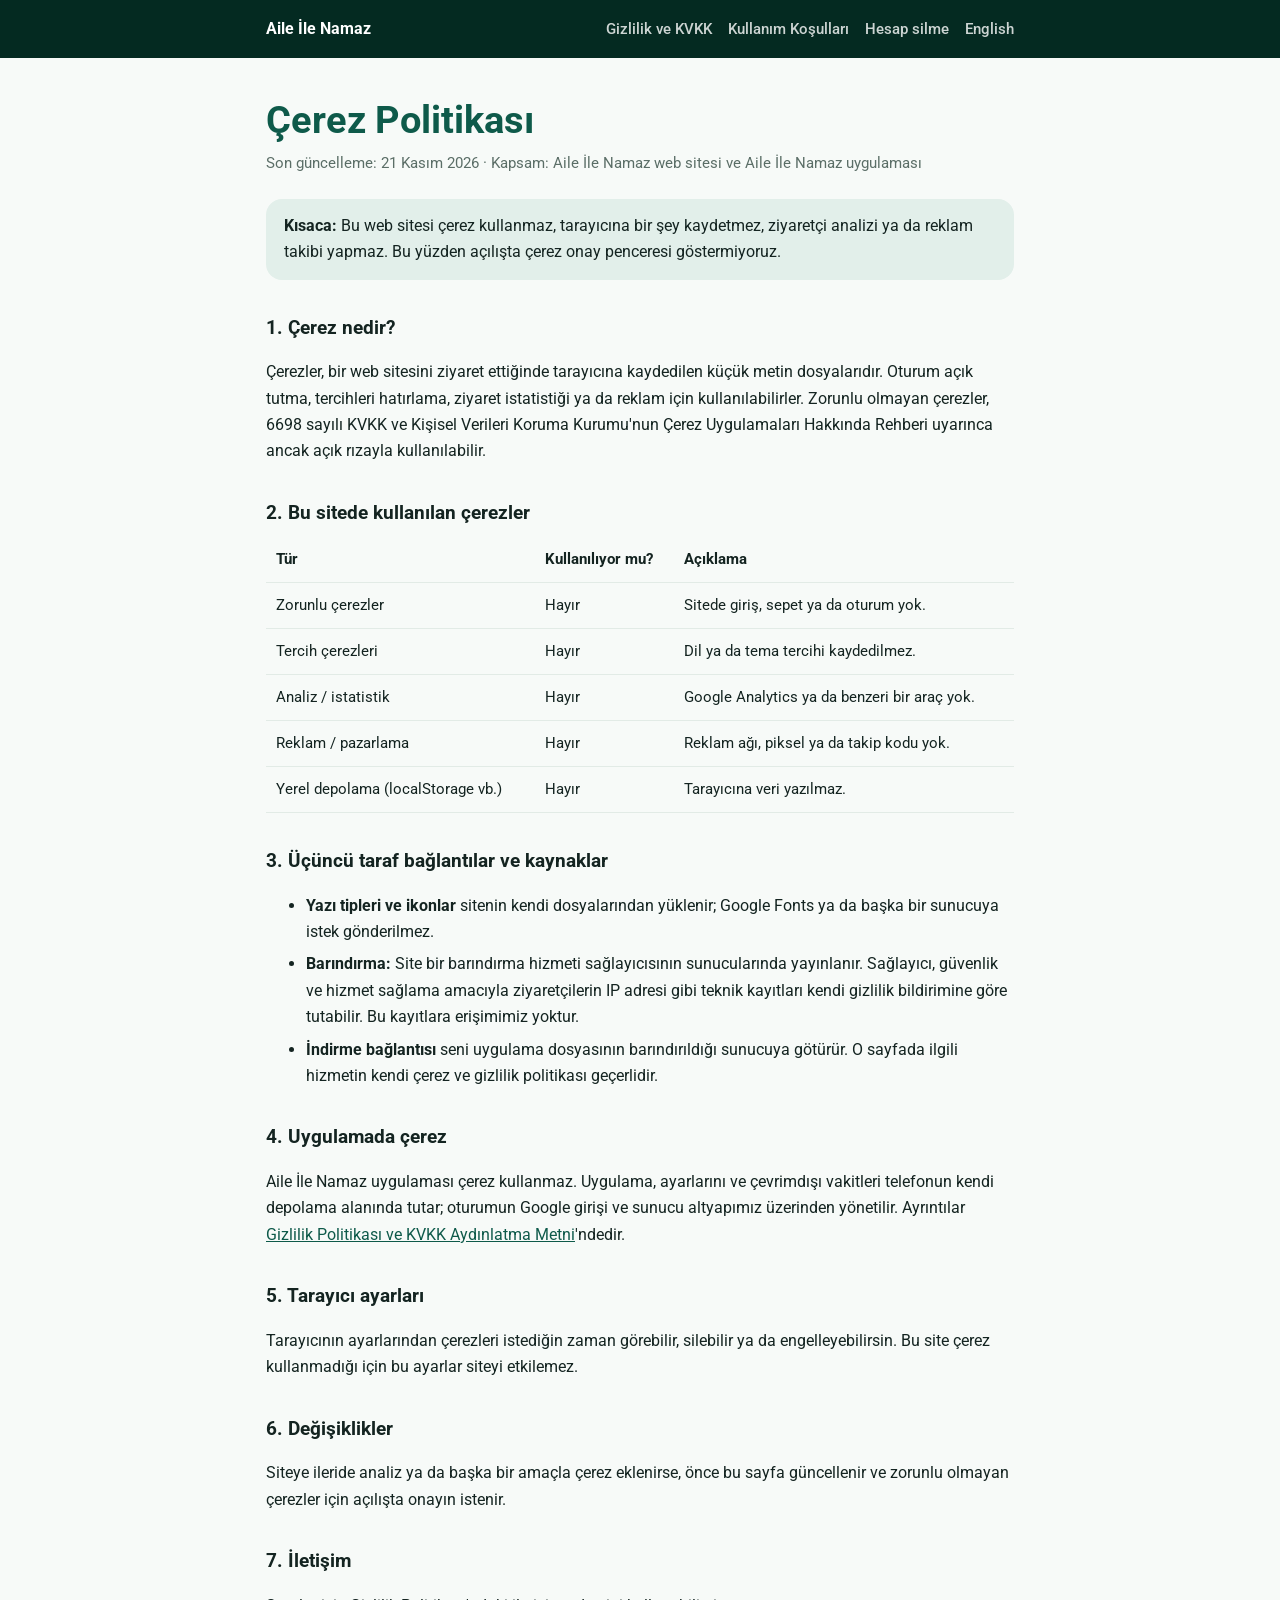
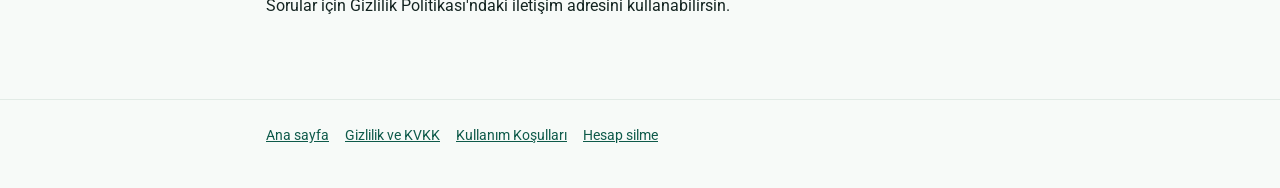
<file: docs/cerez-politikasi.html>
<!DOCTYPE html>
<html lang="tr">
<head>
<meta charset="utf-8">
<meta name="viewport" content="width=device-width, initial-scale=1, viewport-fit=cover">
<title>Çerez Politikası – Aile İle Namaz</title>
<meta name="description" content="Aile İle Namaz web sitesi çerez kullanmaz, ziyaretçi takibi yapmaz. Çerez, yerel depolama ve barındırma kayıtları hakkında bilgilendirme.">
<meta name="robots" content="index, follow">
<link rel="canonical" href="https://bilkil53.github.io/aile-ile-namaz/cerez-politikasi.html">
<link rel="alternate" hreflang="tr" href="https://bilkil53.github.io/aile-ile-namaz/cerez-politikasi.html">
<link rel="alternate" hreflang="en" href="https://bilkil53.github.io/aile-ile-namaz/cookies-en.html">
<link rel="icon" href="icon.svg" type="image/svg+xml">
<meta name="theme-color" content="#042a21">
<link rel="stylesheet" href="legal.css">
</head>
<body>
<header class="top"><div class="in"><a href="./">Aile İle Namaz</a><nav><a href="privacy.html">Gizlilik ve KVKK</a><a href="kullanim-kosullari.html">Kullanım Koşulları</a><a href="delete-account.html">Hesap silme</a><a href="cookies-en.html" hreflang="en" lang="en">English</a></nav></div></header>
<main class="in">
<h1>Çerez Politikası</h1>
<p class="meta">Son güncelleme: 21 Kasım 2026 · Kapsam: Aile İle Namaz web sitesi ve Aile İle Namaz uygulaması</p>

<div class="box"><b>Kısaca:</b> Bu web sitesi çerez kullanmaz, tarayıcına bir şey kaydetmez, ziyaretçi analizi ya da reklam takibi yapmaz. Bu yüzden açılışta çerez onay penceresi göstermiyoruz.</div>

<h2>1. Çerez nedir?</h2>
<p>Çerezler, bir web sitesini ziyaret ettiğinde tarayıcına kaydedilen küçük metin dosyalarıdır. Oturum açık tutma, tercihleri hatırlama, ziyaret istatistiği ya da reklam için kullanılabilirler. Zorunlu olmayan çerezler, 6698 sayılı KVKK ve Kişisel Verileri Koruma Kurumu'nun Çerez Uygulamaları Hakkında Rehberi uyarınca ancak açık rızayla kullanılabilir.</p>

<h2>2. Bu sitede kullanılan çerezler</h2>
<div class="tw"><table>
<thead><tr><th scope="col">Tür</th><th scope="col">Kullanılıyor mu?</th><th scope="col">Açıklama</th></tr></thead>
<tbody>
<tr><td>Zorunlu çerezler</td><td>Hayır</td><td>Sitede giriş, sepet ya da oturum yok.</td></tr>
<tr><td>Tercih çerezleri</td><td>Hayır</td><td>Dil ya da tema tercihi kaydedilmez.</td></tr>
<tr><td>Analiz / istatistik</td><td>Hayır</td><td>Google Analytics ya da benzeri bir araç yok.</td></tr>
<tr><td>Reklam / pazarlama</td><td>Hayır</td><td>Reklam ağı, piksel ya da takip kodu yok.</td></tr>
<tr><td>Yerel depolama (localStorage vb.)</td><td>Hayır</td><td>Tarayıcına veri yazılmaz.</td></tr>
</tbody></table></div>

<h2>3. Üçüncü taraf bağlantılar ve kaynaklar</h2>
<ul>
<li><b>Yazı tipleri ve ikonlar</b> sitenin kendi dosyalarından yüklenir; Google Fonts ya da başka bir sunucuya istek gönderilmez.</li>
<li><b>Barındırma:</b> Site bir barındırma hizmeti sağlayıcısının sunucularında yayınlanır. Sağlayıcı, güvenlik ve hizmet sağlama amacıyla ziyaretçilerin IP adresi gibi teknik kayıtları kendi gizlilik bildirimine göre tutabilir. Bu kayıtlara erişimimiz yoktur.</li>
<li><b>İndirme bağlantısı</b> seni uygulama dosyasının barındırıldığı sunucuya götürür. O sayfada ilgili hizmetin kendi çerez ve gizlilik politikası geçerlidir.</li>
</ul>

<h2>4. Uygulamada çerez</h2>
<p>Aile İle Namaz uygulaması çerez kullanmaz. Uygulama, ayarlarını ve çevrimdışı vakitleri telefonun kendi depolama alanında tutar; oturumun Google girişi ve sunucu altyapımız üzerinden yönetilir. Ayrıntılar <a href="privacy.html">Gizlilik Politikası ve KVKK Aydınlatma Metni</a>'ndedir.</p>

<h2>5. Tarayıcı ayarları</h2>
<p>Tarayıcının ayarlarından çerezleri istediğin zaman görebilir, silebilir ya da engelleyebilirsin. Bu site çerez kullanmadığı için bu ayarlar siteyi etkilemez.</p>

<h2>6. Değişiklikler</h2>
<p>Siteye ileride analiz ya da başka bir amaçla çerez eklenirse, önce bu sayfa güncellenir ve zorunlu olmayan çerezler için açılışta onayın istenir.</p>

<h2>7. İletişim</h2>
<p>Sorular için Gizlilik Politikası'ndaki iletişim adresini kullanabilirsin.</p>
</main>
<footer><div class="in"><a href="./">Ana sayfa</a><a href="privacy.html">Gizlilik ve KVKK</a><a href="kullanim-kosullari.html">Kullanım Koşulları</a><a href="delete-account.html">Hesap silme</a></div></footer>
</body>
</html>
</file>
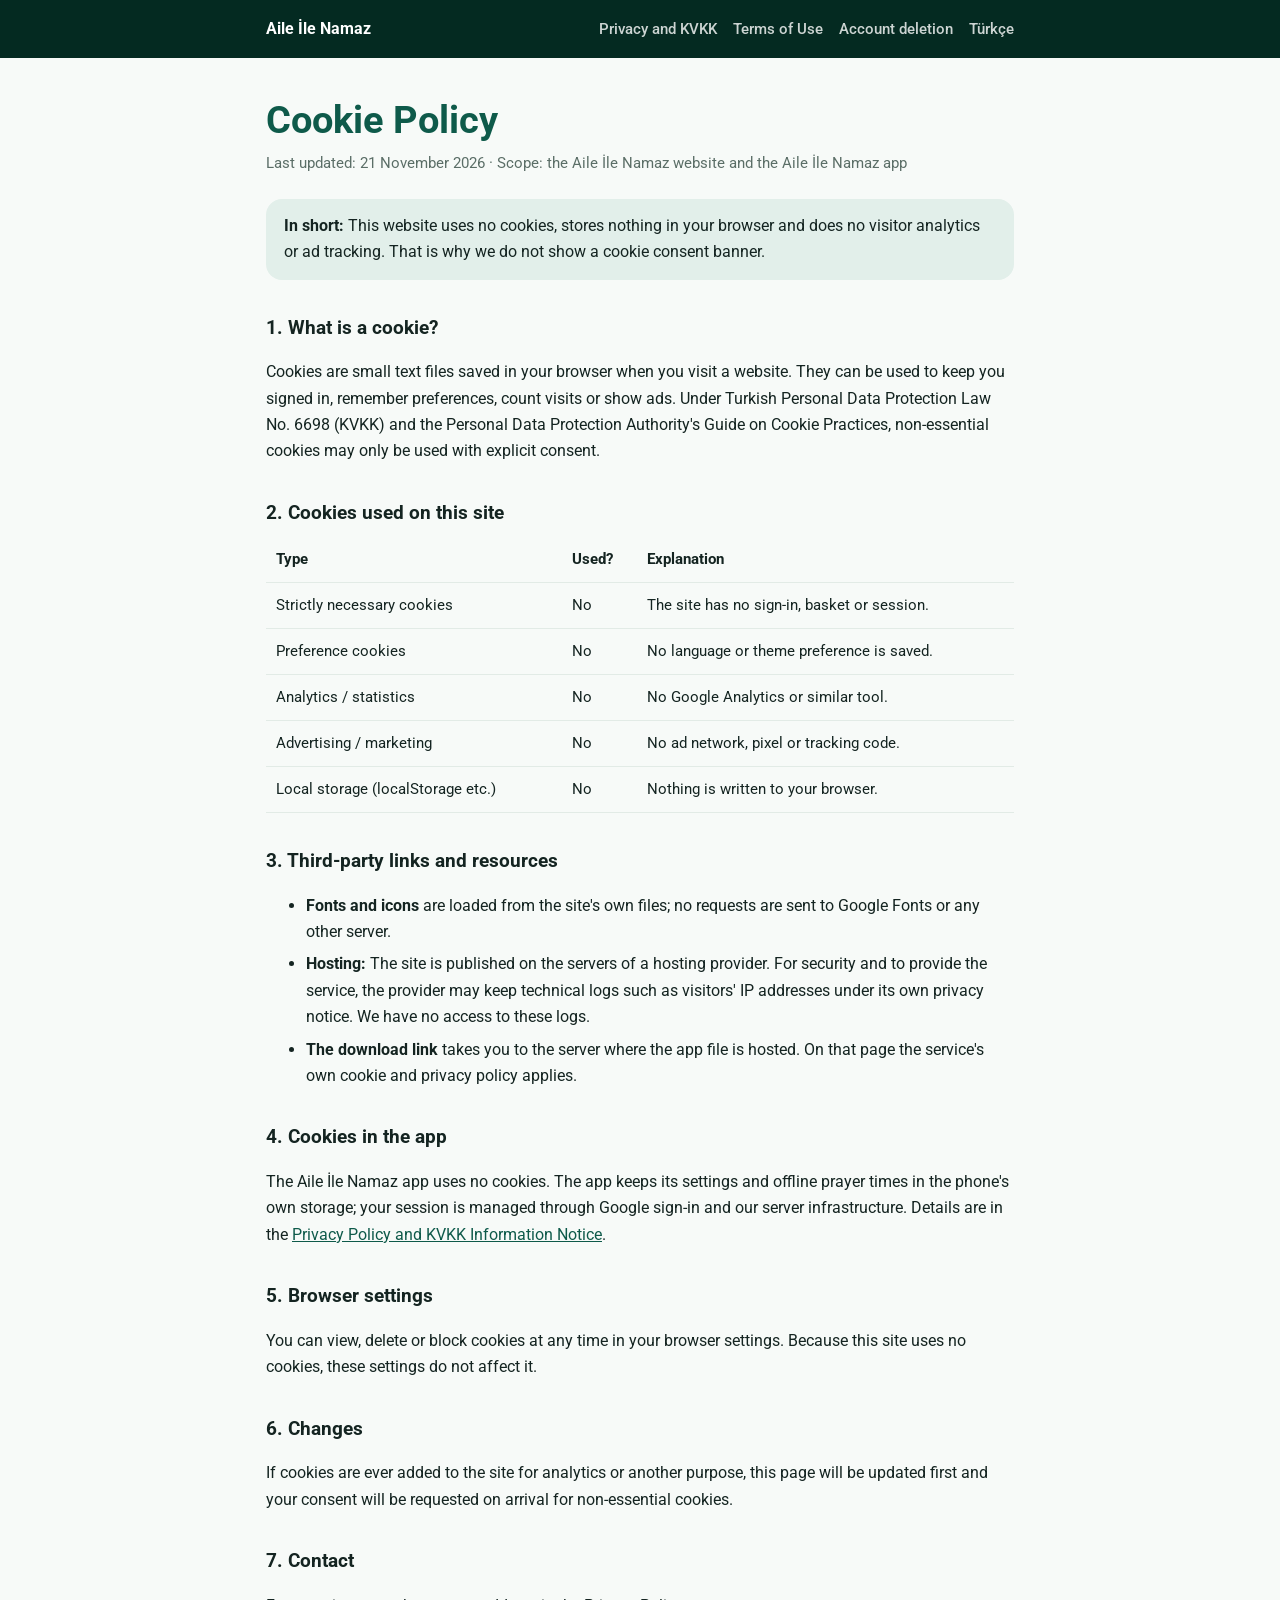
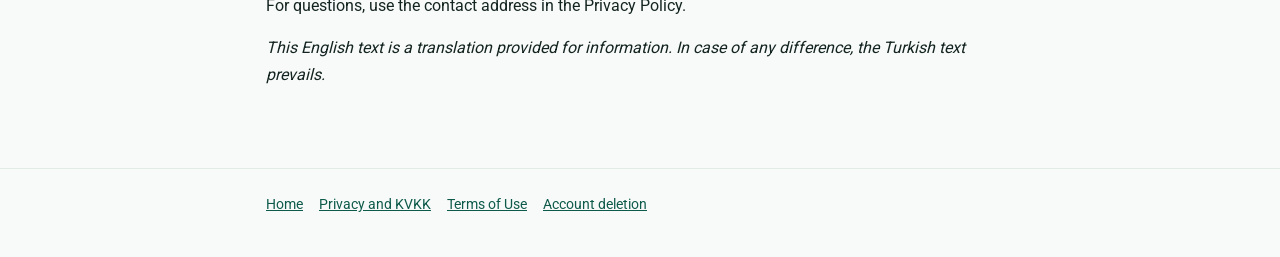
<file: docs/cookies-en.html>
<!DOCTYPE html>
<html lang="en">
<head>
<meta charset="utf-8">
<meta name="viewport" content="width=device-width, initial-scale=1, viewport-fit=cover">
<title>Cookie Policy – Aile İle Namaz</title>
<meta name="description" content="The Aile İle Namaz website uses no cookies and does no visitor tracking. Information on cookies, local storage and hosting logs.">
<meta name="robots" content="index, follow">
<link rel="canonical" href="https://bilkil53.github.io/aile-ile-namaz/cookies-en.html">
<link rel="alternate" hreflang="tr" href="https://bilkil53.github.io/aile-ile-namaz/cerez-politikasi.html">
<link rel="alternate" hreflang="en" href="https://bilkil53.github.io/aile-ile-namaz/cookies-en.html">
<link rel="icon" href="icon.svg" type="image/svg+xml">
<meta name="theme-color" content="#042a21">
<link rel="stylesheet" href="legal.css">
</head>
<body>
<header class="top"><div class="in"><a href="index-en.html">Aile İle Namaz</a><nav><a href="privacy-en.html">Privacy and KVKK</a><a href="terms-en.html">Terms of Use</a><a href="delete-account-en.html">Account deletion</a><a href="cerez-politikasi.html" hreflang="tr" lang="tr">Türkçe</a></nav></div></header>
<main class="in">
<h1>Cookie Policy</h1>
<p class="meta">Last updated: 21 November 2026 · Scope: the Aile İle Namaz website and the Aile İle Namaz app</p>

<div class="box"><b>In short:</b> This website uses no cookies, stores nothing in your browser and does no visitor analytics or ad tracking. That is why we do not show a cookie consent banner.</div>

<h2>1. What is a cookie?</h2>
<p>Cookies are small text files saved in your browser when you visit a website. They can be used to keep you signed in, remember preferences, count visits or show ads. Under Turkish Personal Data Protection Law No. 6698 (KVKK) and the Personal Data Protection Authority's Guide on Cookie Practices, non-essential cookies may only be used with explicit consent.</p>

<h2>2. Cookies used on this site</h2>
<div class="tw"><table>
<thead><tr><th scope="col">Type</th><th scope="col">Used?</th><th scope="col">Explanation</th></tr></thead>
<tbody>
<tr><td>Strictly necessary cookies</td><td>No</td><td>The site has no sign-in, basket or session.</td></tr>
<tr><td>Preference cookies</td><td>No</td><td>No language or theme preference is saved.</td></tr>
<tr><td>Analytics / statistics</td><td>No</td><td>No Google Analytics or similar tool.</td></tr>
<tr><td>Advertising / marketing</td><td>No</td><td>No ad network, pixel or tracking code.</td></tr>
<tr><td>Local storage (localStorage etc.)</td><td>No</td><td>Nothing is written to your browser.</td></tr>
</tbody></table></div>

<h2>3. Third-party links and resources</h2>
<ul>
<li><b>Fonts and icons</b> are loaded from the site's own files; no requests are sent to Google Fonts or any other server.</li>
<li><b>Hosting:</b> The site is published on the servers of a hosting provider. For security and to provide the service, the provider may keep technical logs such as visitors' IP addresses under its own privacy notice. We have no access to these logs.</li>
<li><b>The download link</b> takes you to the server where the app file is hosted. On that page the service's own cookie and privacy policy applies.</li>
</ul>

<h2>4. Cookies in the app</h2>
<p>The Aile İle Namaz app uses no cookies. The app keeps its settings and offline prayer times in the phone's own storage; your session is managed through Google sign-in and our server infrastructure. Details are in the <a href="privacy-en.html">Privacy Policy and KVKK Information Notice</a>.</p>

<h2>5. Browser settings</h2>
<p>You can view, delete or block cookies at any time in your browser settings. Because this site uses no cookies, these settings do not affect it.</p>

<h2>6. Changes</h2>
<p>If cookies are ever added to the site for analytics or another purpose, this page will be updated first and your consent will be requested on arrival for non-essential cookies.</p>

<h2>7. Contact</h2>
<p>For questions, use the contact address in the Privacy Policy.</p>
<p><i>This English text is a translation provided for information. In case of any difference, the Turkish text prevails.</i></p>
</main>
<footer><div class="in"><a href="index-en.html">Home</a><a href="privacy-en.html">Privacy and KVKK</a><a href="terms-en.html">Terms of Use</a><a href="delete-account-en.html">Account deletion</a></div></footer>
</body>
</html>
</file>
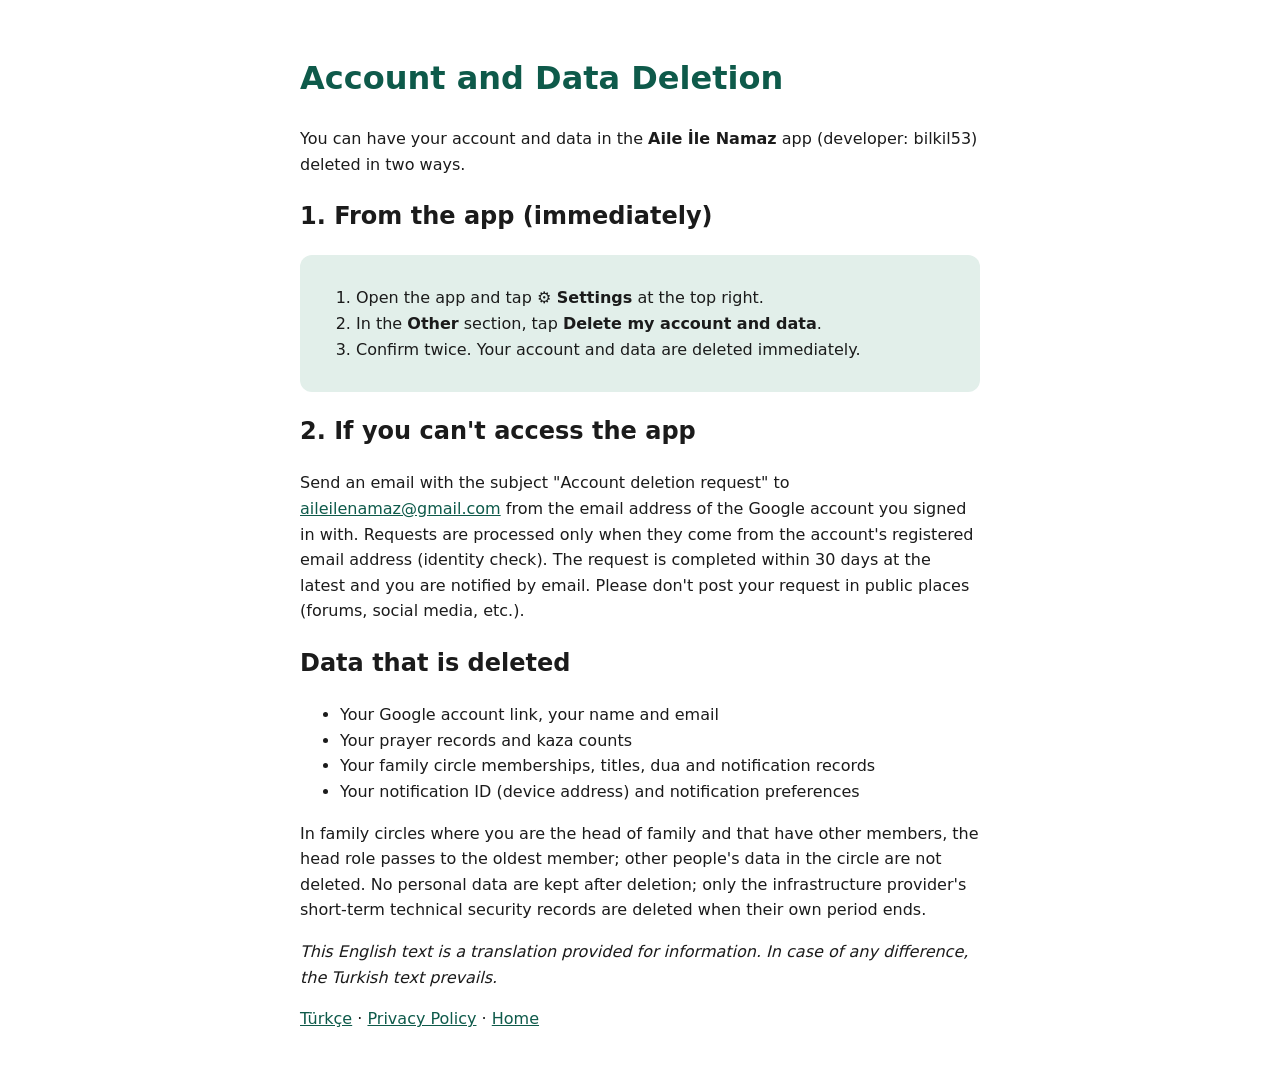
<file: docs/delete-account-en.html>
<!doctype html>
<html lang="en">
<head>
<meta charset="utf-8">
<meta name="viewport" content="width=device-width, initial-scale=1">
<title>Account and Data Deletion – Aile İle Namaz</title>
<style>
  body { font-family: system-ui, -apple-system, "Segoe UI", Roboto, sans-serif; max-width: 680px; margin: 0 auto; padding: 32px 20px; line-height: 1.6; color: #1b1b1b; }
  h1 { color: #0E5A4A; } a { color: #0E5A4A; } .box { background: #E2EFEA; border-radius: 12px; padding: 14px 16px; }
</style>
</head>
<body>
<main>
<h1>Account and Data Deletion</h1>
<p>You can have your account and data in the <b>Aile İle Namaz</b> app (developer: bilkil53) deleted in two ways.</p>

<h2>1. From the app (immediately)</h2>
<div class="box">
<ol>
  <li>Open the app and tap <b>⚙ Settings</b> at the top right.</li>
  <li>In the <b>Other</b> section, tap <b>Delete my account and data</b>.</li>
  <li>Confirm twice. Your account and data are deleted immediately.</li>
</ol>
</div>

<h2>2. If you can't access the app</h2>
<p>Send an email with the subject "Account deletion request" to <a href="mailto:aileilenamaz@gmail.com?subject=Account%20deletion%20request">aileilenamaz@gmail.com</a> from the email address of the Google account you signed in with. Requests are processed only when they come from the account's registered email address (identity check). The request is completed within 30 days at the latest and you are notified by email. Please don't post your request in public places (forums, social media, etc.).</p>

<h2>Data that is deleted</h2>
<ul>
  <li>Your Google account link, your name and email</li>
  <li>Your prayer records and kaza counts</li>
  <li>Your family circle memberships, titles, dua and notification records</li>
  <li>Your notification ID (device address) and notification preferences</li>
</ul>
<p>In family circles where you are the head of family and that have other members, the head role passes to the oldest member; other people's data in the circle are not deleted. No personal data are kept after deletion; only the infrastructure provider's short-term technical security records are deleted when their own period ends.</p>
<p><i>This English text is a translation provided for information. In case of any difference, the Turkish text prevails.</i></p>
<p><a href="delete-account.html">Türkçe</a> · <a href="privacy-en.html">Privacy Policy</a> · <a href="index-en.html">Home</a></p>
</main>
</body>
</html>
</file>
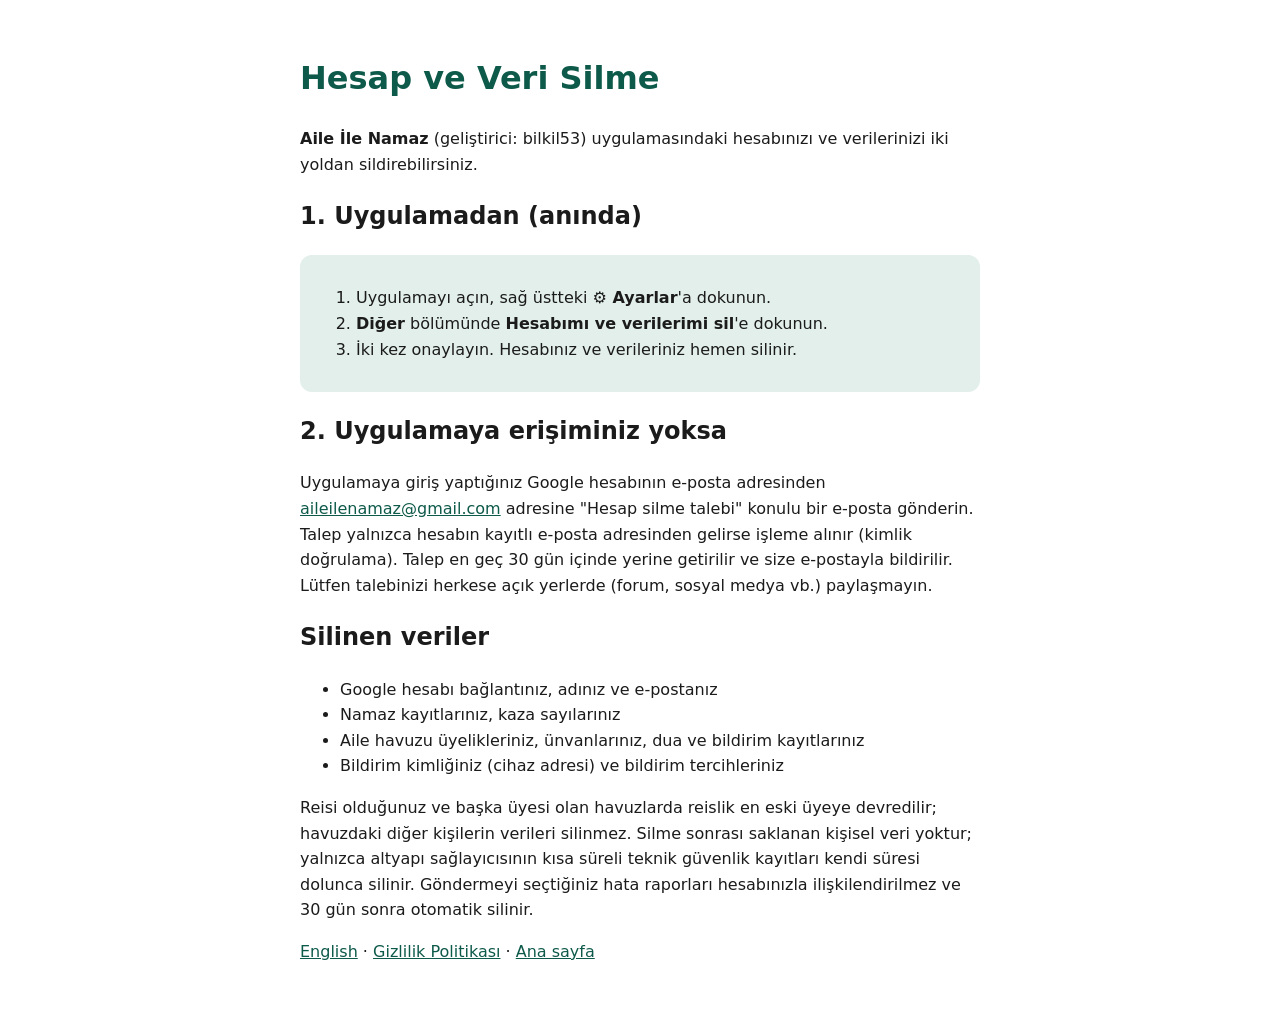
<file: docs/delete-account.html>
<!doctype html>
<html lang="tr">
<head>
<meta charset="utf-8">
<meta name="viewport" content="width=device-width, initial-scale=1">
<title>Hesap ve Veri Silme – Aile İle Namaz</title>
<style>
  body { font-family: system-ui, -apple-system, "Segoe UI", Roboto, sans-serif; max-width: 680px; margin: 0 auto; padding: 32px 20px; line-height: 1.6; color: #1b1b1b; }
  h1 { color: #0E5A4A; } a { color: #0E5A4A; } .box { background: #E2EFEA; border-radius: 12px; padding: 14px 16px; }
</style>
</head>
<body>
<main>
<h1>Hesap ve Veri Silme</h1>
<p><b>Aile İle Namaz</b> (geliştirici: bilkil53) uygulamasındaki hesabınızı ve verilerinizi iki yoldan sildirebilirsiniz.</p>

<h2>1. Uygulamadan (anında)</h2>
<div class="box">
<ol>
  <li>Uygulamayı açın, sağ üstteki <b>⚙ Ayarlar</b>'a dokunun.</li>
  <li><b>Diğer</b> bölümünde <b>Hesabımı ve verilerimi sil</b>'e dokunun.</li>
  <li>İki kez onaylayın. Hesabınız ve verileriniz hemen silinir.</li>
</ol>
</div>

<h2>2. Uygulamaya erişiminiz yoksa</h2>
<p>Uygulamaya giriş yaptığınız Google hesabının e-posta adresinden <a href="mailto:aileilenamaz@gmail.com?subject=Hesap%20silme%20talebi">aileilenamaz@gmail.com</a> adresine "Hesap silme talebi" konulu bir e-posta gönderin. Talep yalnızca hesabın kayıtlı e-posta adresinden gelirse işleme alınır (kimlik doğrulama). Talep en geç 30 gün içinde yerine getirilir ve size e-postayla bildirilir. Lütfen talebinizi herkese açık yerlerde (forum, sosyal medya vb.) paylaşmayın.</p>

<h2>Silinen veriler</h2>
<ul>
  <li>Google hesabı bağlantınız, adınız ve e-postanız</li>
  <li>Namaz kayıtlarınız, kaza sayılarınız</li>
  <li>Aile havuzu üyelikleriniz, ünvanlarınız, dua ve bildirim kayıtlarınız</li>
  <li>Bildirim kimliğiniz (cihaz adresi) ve bildirim tercihleriniz</li>
</ul>
<p>Reisi olduğunuz ve başka üyesi olan havuzlarda reislik en eski üyeye devredilir; havuzdaki diğer kişilerin verileri silinmez. Silme sonrası saklanan kişisel veri yoktur; yalnızca altyapı sağlayıcısının kısa süreli teknik güvenlik kayıtları kendi süresi dolunca silinir. Göndermeyi seçtiğiniz hata raporları hesabınızla ilişkilendirilmez ve 30 gün sonra otomatik silinir.</p>
<p><a href="delete-account-en.html">English</a> · <a href="privacy.html">Gizlilik Politikası</a> · <a href="index.html">Ana sayfa</a></p>
</main>
</body>
</html>
</file>
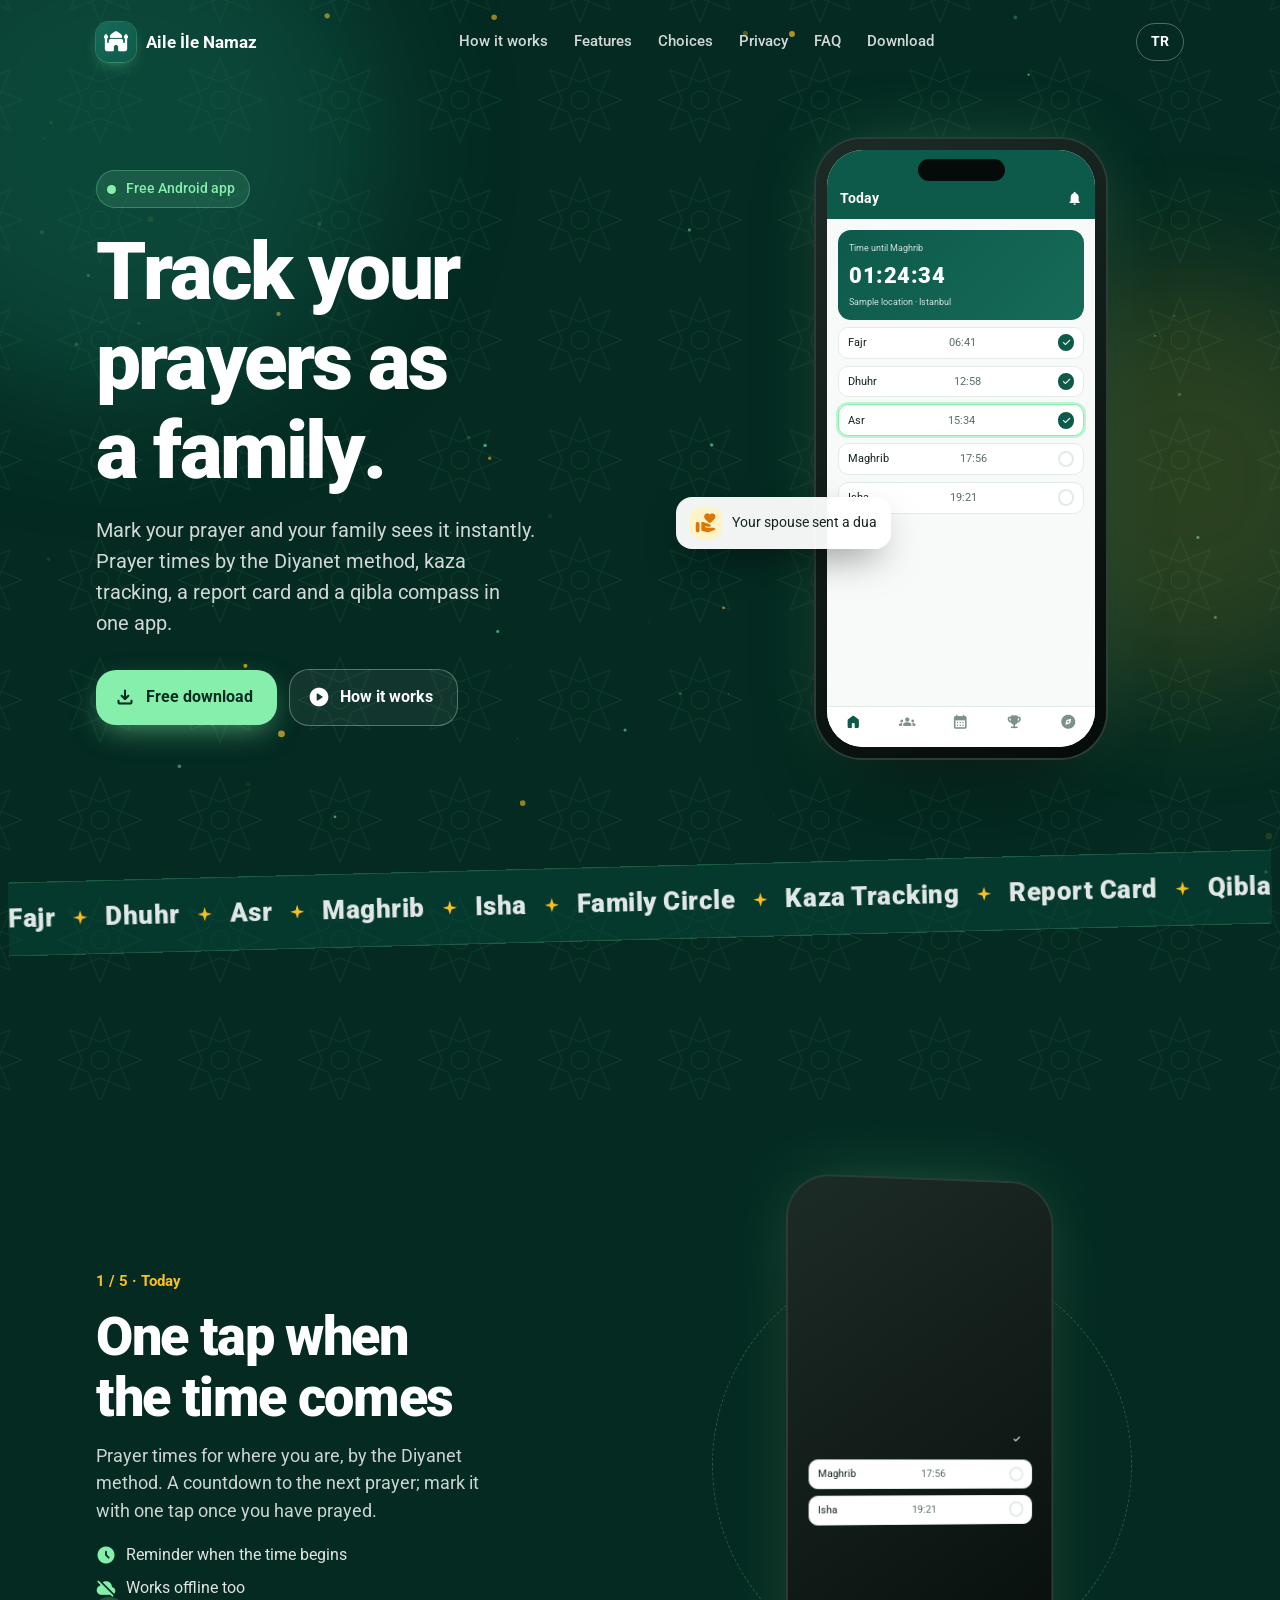
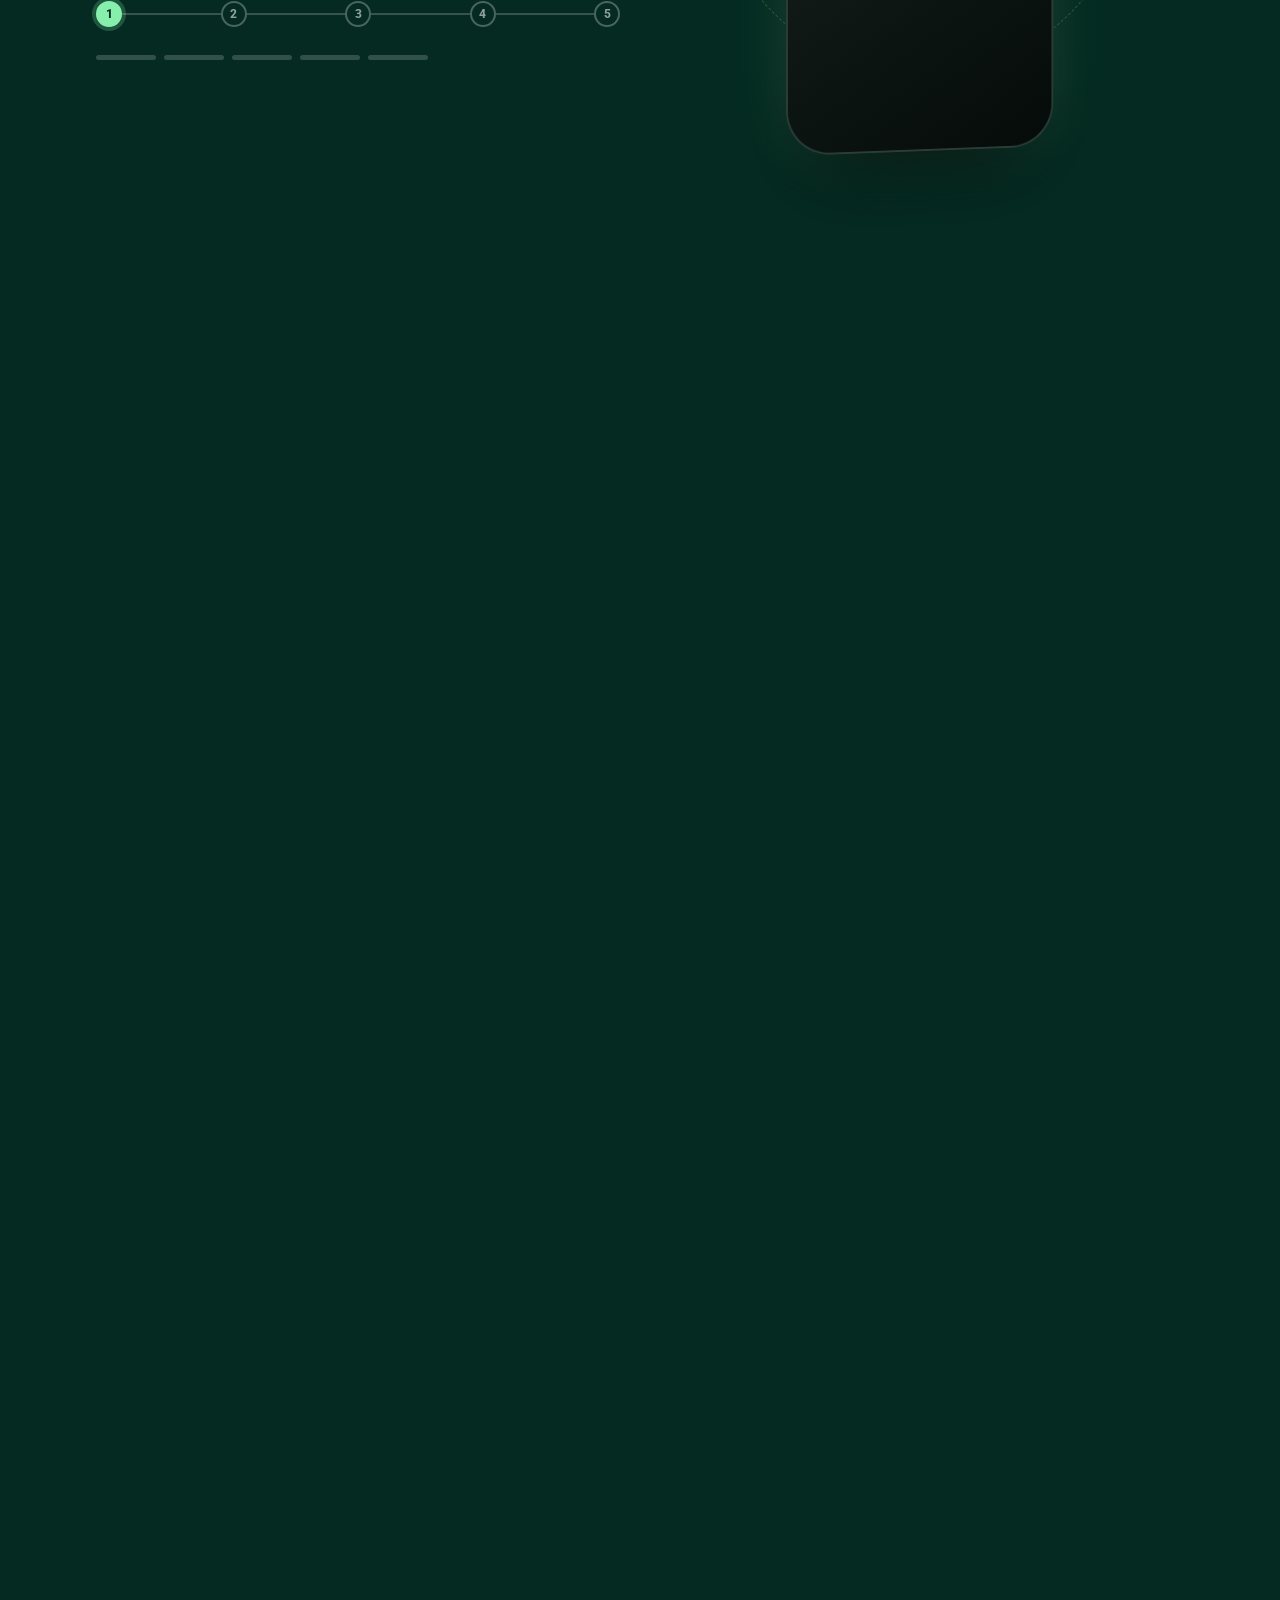
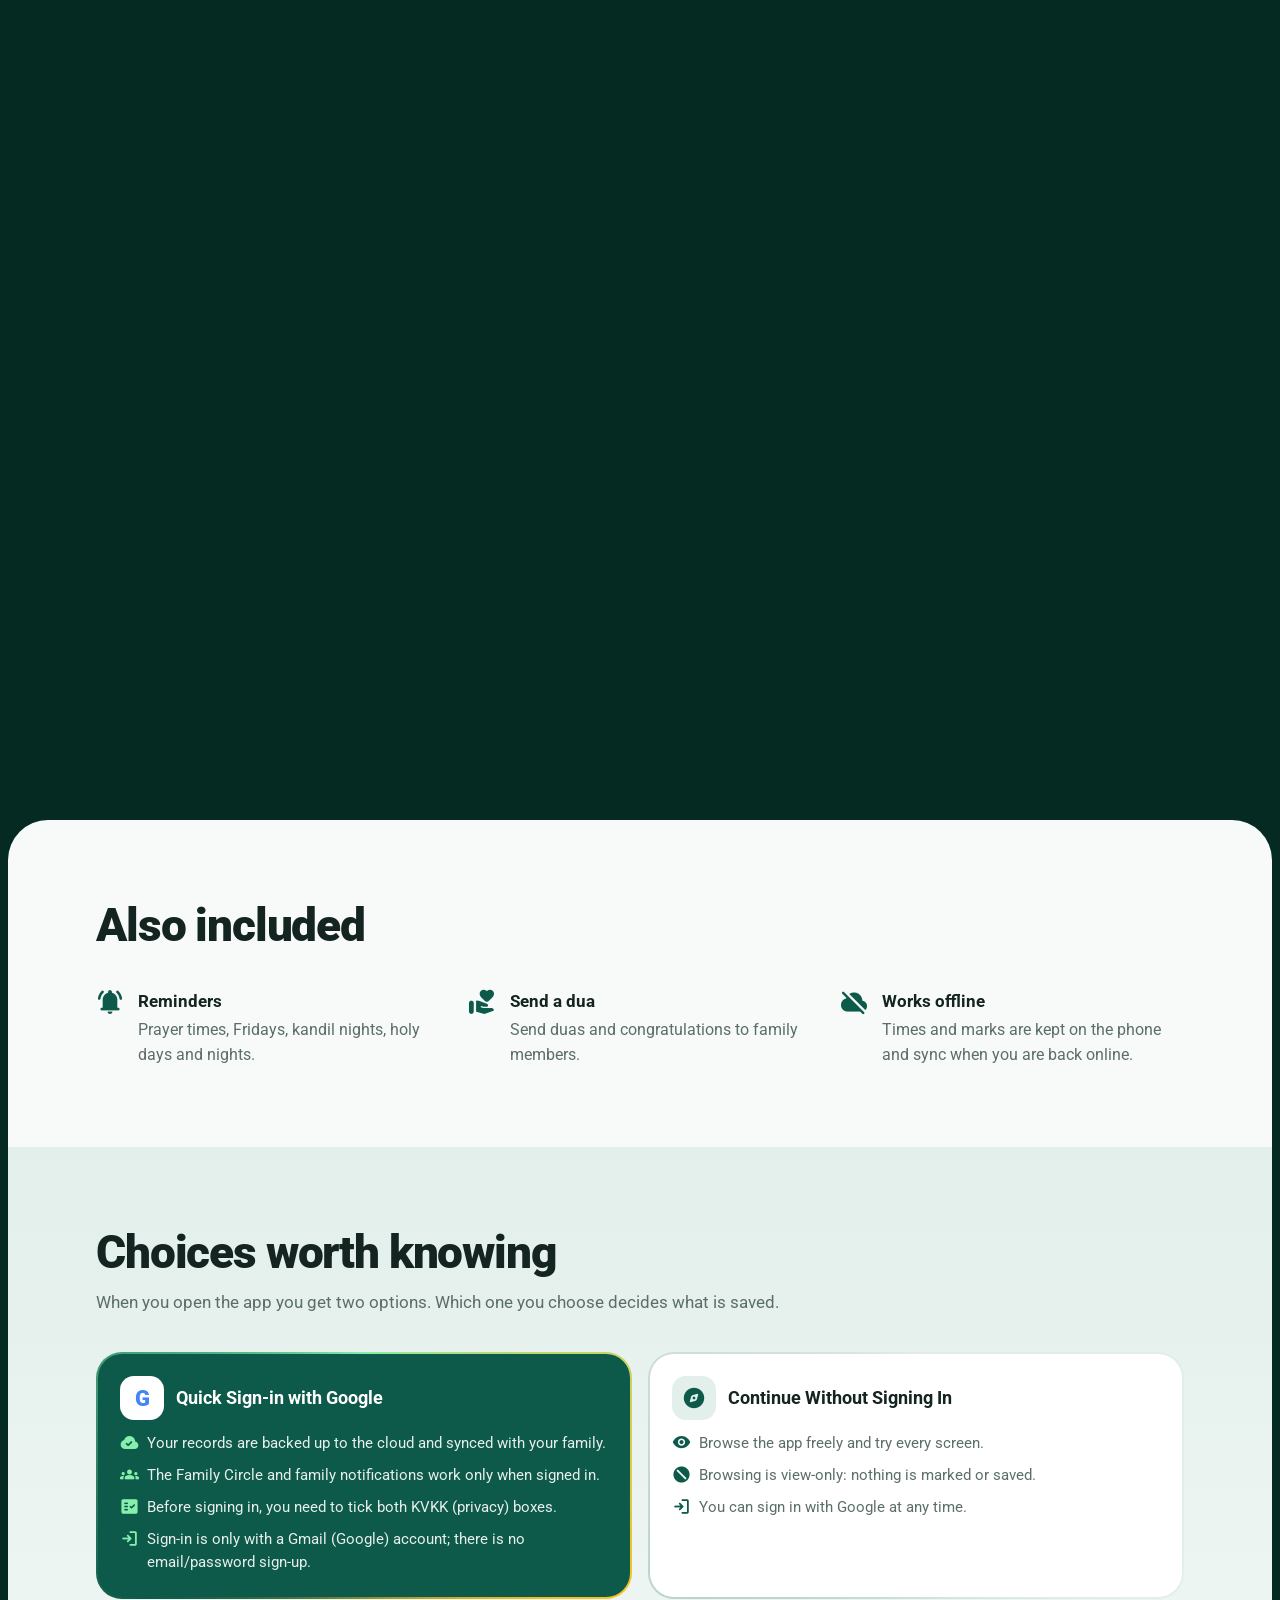
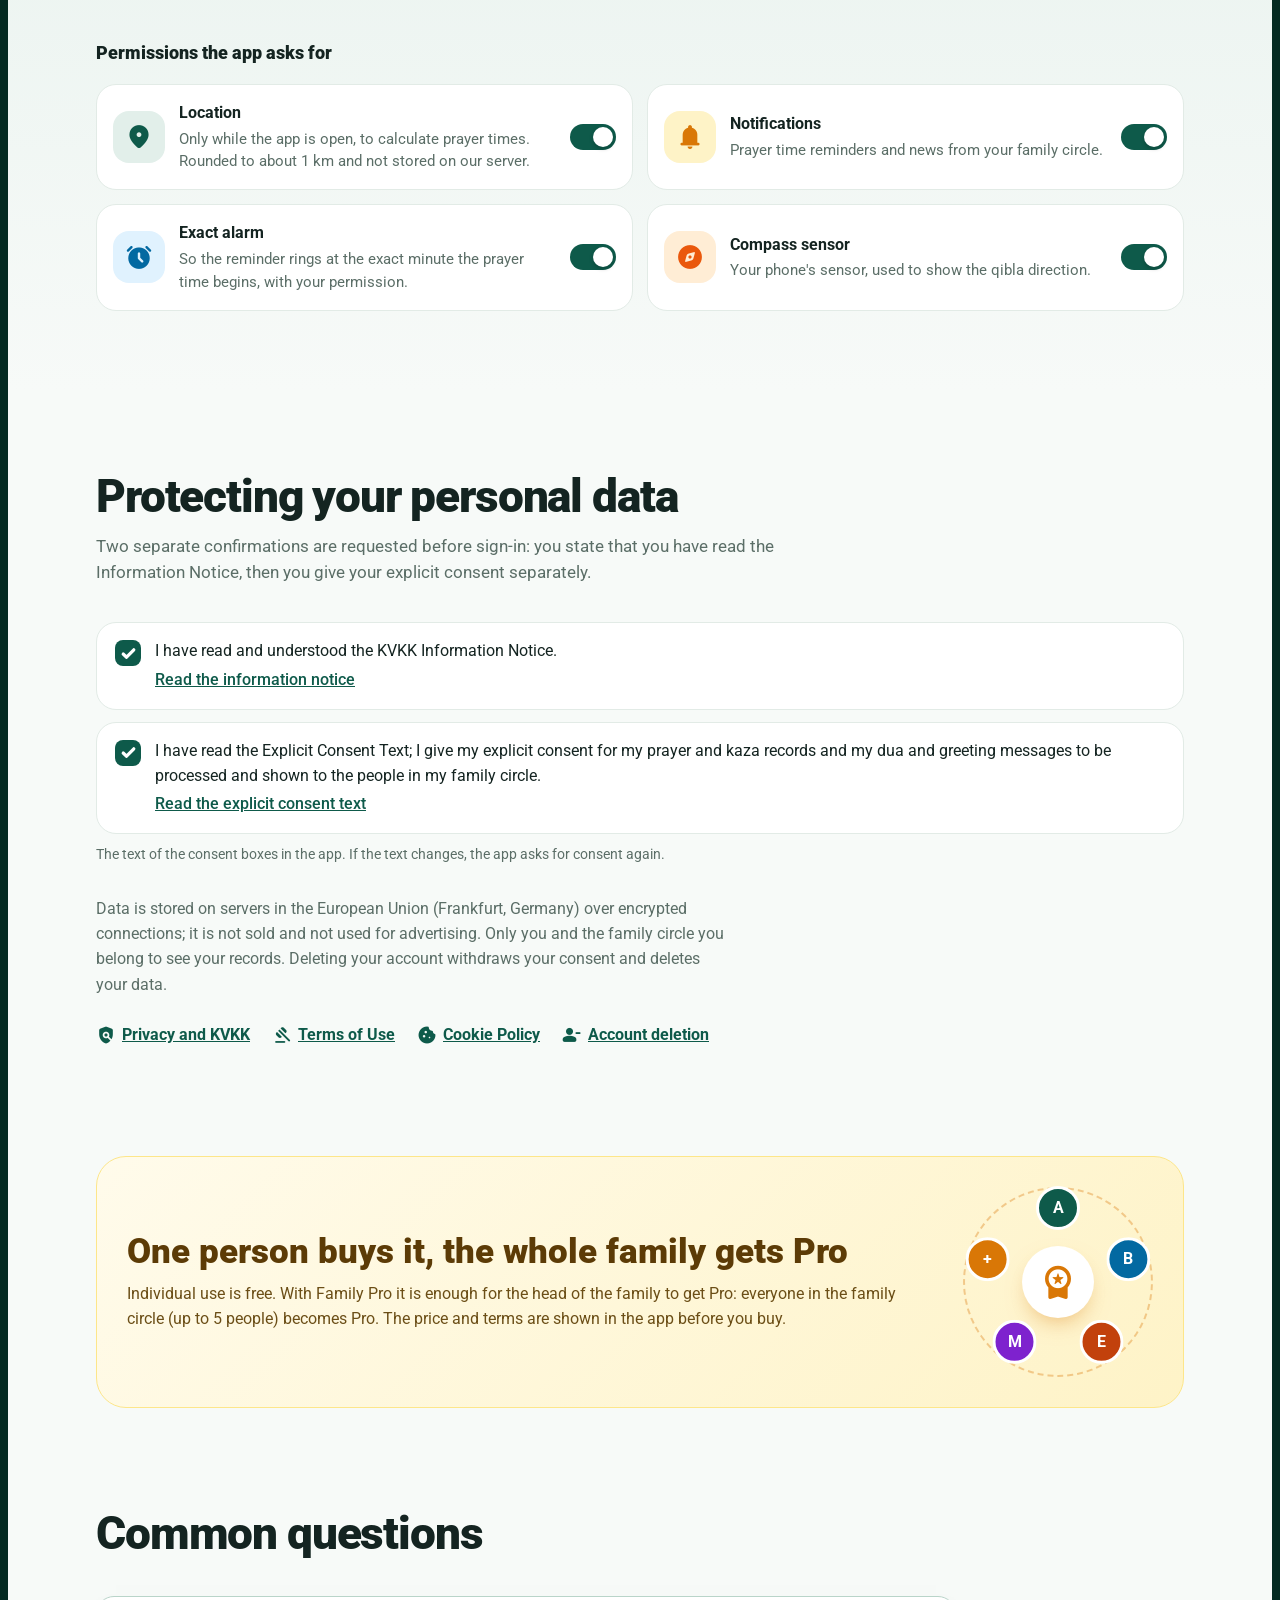
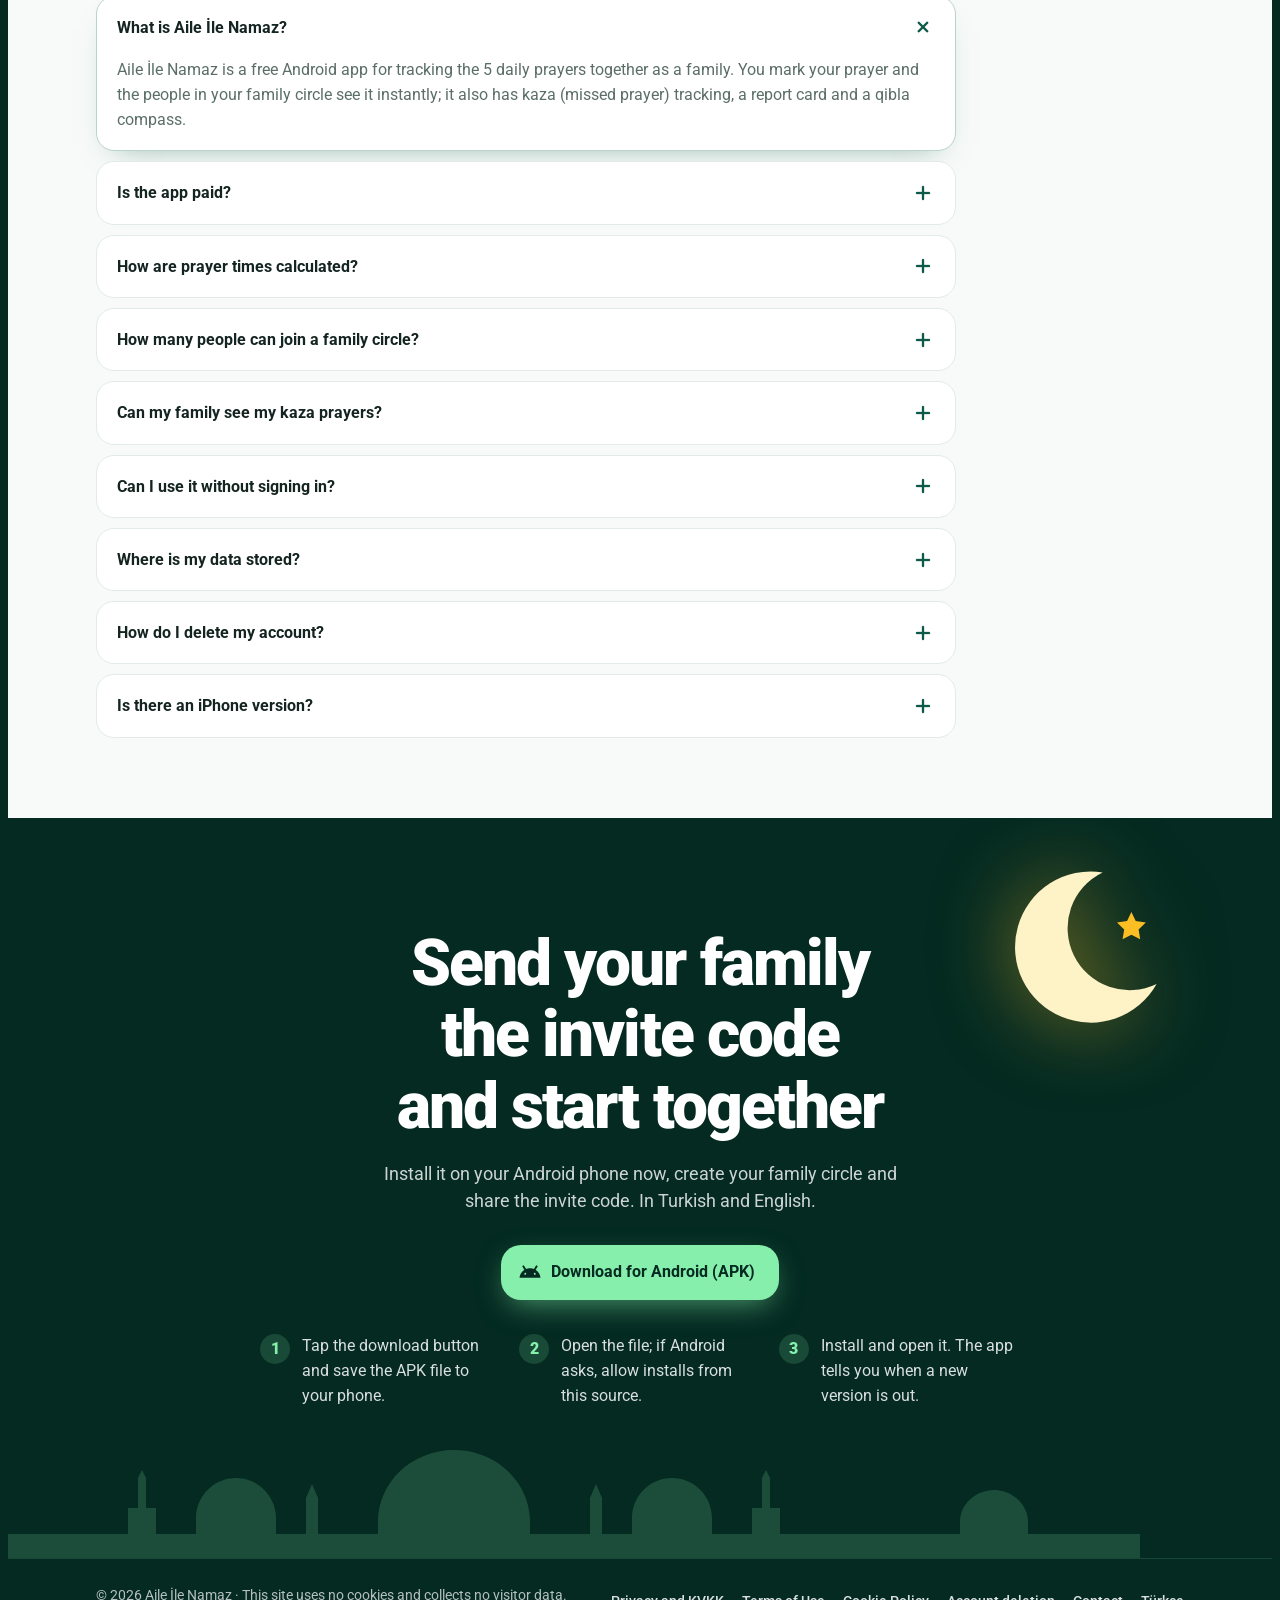
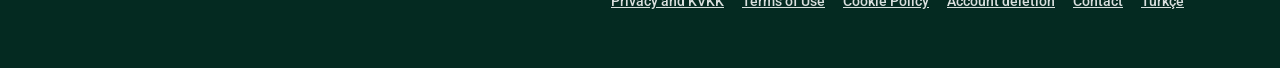
<file: docs/index-en.html>
<!DOCTYPE html>
<html lang="en">
<head>
<meta charset="utf-8">
<meta name="viewport" content="width=device-width, initial-scale=1, viewport-fit=cover">
<title>Aile İle Namaz – Family Prayer Tracker, Prayer Times and Kaza Tracking</title>
<meta name="description" content="Aile İle Namaz: track the 5 daily prayers together with your family. Prayer times by the Diyanet method, family circle, kaza (missed prayer) tracking, report card, badges and qibla compass. Free Android app.">
<meta name="keywords" content="prayer tracker, family prayer app, salah tracker, prayer times, kaza prayer tracker, qibla compass, adhan reminder, namaz">
<meta name="robots" content="index, follow, max-image-preview:large">
<meta name="author" content="Aile İle Namaz">
<meta name="theme-color" content="#074336">
<meta http-equiv="content-language" content="en">
<link rel="canonical" href="https://bilkil53.github.io/aile-ile-namaz/index-en.html">
<link rel="alternate" hreflang="tr" href="https://bilkil53.github.io/aile-ile-namaz/">
<link rel="alternate" hreflang="en" href="https://bilkil53.github.io/aile-ile-namaz/index-en.html">
<link rel="alternate" hreflang="x-default" href="https://bilkil53.github.io/aile-ile-namaz/">
<link rel="icon" href="icon.svg" type="image/svg+xml">
<link rel="apple-touch-icon" href="og.png">
<link rel="sitemap" type="application/xml" href="sitemap.xml">
<meta property="og:type" content="website">
<meta property="og:locale" content="en_US">
<meta property="og:locale:alternate" content="tr_TR">
<meta property="og:site_name" content="Aile İle Namaz">
<meta property="og:title" content="Aile İle Namaz – Track your prayers as a family">
<meta property="og:description" content="5 daily prayer tracking, family circle, kaza tracking, report card and qibla compass. Free Android app.">
<meta property="og:url" content="https://bilkil53.github.io/aile-ile-namaz/index-en.html">
<meta property="og:image" content="https://bilkil53.github.io/aile-ile-namaz/og.png">
<meta property="og:image:width" content="1200">
<meta property="og:image:height" content="630">
<meta property="og:image:alt" content="Aile İle Namaz app: family circle and prayer times">
<meta name="twitter:card" content="summary_large_image">
<meta name="twitter:title" content="Aile İle Namaz – Track your prayers as a family">
<meta name="twitter:description" content="5 daily prayer tracking, family circle, kaza tracking, report card and qibla compass.">
<meta name="twitter:image" content="https://bilkil53.github.io/aile-ile-namaz/og.png">
<script type="application/ld+json">
{
  "@context": "https://schema.org",
  "@graph": [
    {
      "@type": "WebPage",
      "@id": "https://bilkil53.github.io/aile-ile-namaz/index-en.html#webpage",
      "url": "https://bilkil53.github.io/aile-ile-namaz/index-en.html",
      "name": "Aile İle Namaz – Family Prayer Tracker",
      "inLanguage": "en",
      "isPartOf": { "@id": "https://bilkil53.github.io/aile-ile-namaz/#website" },
      "about": { "@id": "https://bilkil53.github.io/aile-ile-namaz/#app" }
    },
    {
      "@type": "FAQPage",
      "@id": "https://bilkil53.github.io/aile-ile-namaz/index-en.html#faq",
      "inLanguage": "en",
      "mainEntity": [
        { "@type": "Question", "name": "What is Aile İle Namaz?", "acceptedAnswer": { "@type": "Answer", "text": "Aile İle Namaz is a free Android app for tracking the 5 daily prayers together as a family. You mark your prayer and the people in your family circle see it instantly; it also has kaza (missed prayer) tracking, a report card and a qibla compass." } },
        { "@type": "Question", "name": "Is the app paid?", "acceptedAnswer": { "@type": "Answer", "text": "Individual use is free. Family Pro is optional; when the head of the family gets Pro, everyone in the circle (up to 5 people) becomes Pro. The price and terms are shown in the app before you buy." } },
        { "@type": "Question", "name": "How are prayer times calculated?", "acceptedAnswer": { "@type": "Answer", "text": "Times are calculated for your location using the method of the Presidency of Religious Affairs of Türkiye (Diyanet). Monthly times are saved on the phone, so reminders work even without the internet." } },
        { "@type": "Question", "name": "How many people can join a family circle?", "acceptedAnswer": { "@type": "Answer", "text": "A family circle has up to 5 people. The person who creates the circle shares an invite code and the others join with it." } },
        { "@type": "Question", "name": "Can my family see my kaza prayers?", "acceptedAnswer": { "@type": "Answer", "text": "No, they cannot see the details. The kaza section is privacy-protected; family members only see a summary." } },
        { "@type": "Question", "name": "Can I use it without signing in?", "acceptedAnswer": { "@type": "Answer", "text": "Yes, in browsing mode you can look at every screen. Browsing is view-only; marking prayers, saving records and the family circle need a Google sign-in." } },
        { "@type": "Question", "name": "Where is my data stored?", "acceptedAnswer": { "@type": "Answer", "text": "Data is stored on servers in the European Union (Frankfurt, Germany) over encrypted connections. It is not sold and not used for advertising. Because prayer records count as special category personal data, your explicit consent is requested." } },
        { "@type": "Question", "name": "How do I delete my account?", "acceptedAnswer": { "@type": "Answer", "text": "You can delete your account and data in the app under Settings. If you cannot access the app, follow the steps on the Account deletion page of this website." } },
        { "@type": "Question", "name": "Is there an iPhone version?", "acceptedAnswer": { "@type": "Answer", "text": "The app is available for Android phones; you can install it right away with the download button on this page. There is no iPhone version." } }
      ]
    }
  ]
}
</script>
<style>
@font-face { font-family: "Roboto"; font-style: normal; font-weight: 100 900; font-display: swap; src: url(fonts/roboto-latin-ext.woff2) format("woff2"); unicode-range: U+0100-02BA, U+02BD-02C5, U+02C7-02CC, U+02CE-02D7, U+02DD-02FF, U+0304, U+0308, U+0329, U+1D00-1DBF, U+1E00-1E9F, U+1EF2-1EFF, U+2020, U+20A0-20AB, U+20AD-20C0, U+2113, U+2C60-2C7F, U+A720-A7FF; }
@font-face { font-family: "Roboto"; font-style: normal; font-weight: 100 900; font-display: swap; src: url(fonts/roboto-latin.woff2) format("woff2"); unicode-range: U+0000-00FF, U+0131, U+0152-0153, U+02BB-02BC, U+02C6, U+02DA, U+02DC, U+0304, U+0308, U+0329, U+2000-206F, U+20AC, U+2122, U+2191, U+2193, U+2212, U+2215, U+FEFF, U+FFFD; }
@font-face { font-family: "Material Symbols Rounded"; font-style: normal; font-weight: 500; font-display: block; src: url(fonts/material-symbols.woff2) format("woff2"); }
/* Layout: dark emerald world over an animated geometric + particle background; live phone in the hero,
   a pinned scroll story that drives a second phone, then light "sheets" (features, choices, KVKK, FAQ) that slide over it. */
:root {
  color-scheme: light;
  --emerald: #0e5a4a;
  --emerald-dark: #074336;
  --emerald-deep: #042a21;
  --emerald-light: #166b58;
  --emerald-soft: #e2efea;
  --bg: #f7faf8;
  --card: #ffffff;
  --border: #e2ebe6;
  --text: #142421;
  --text-2: #5b6e67;
  --text-3: #7d918a;
  --mint: #86efac;
  --gold: #d97706;
  --gold-soft: #fef3c7;
  --sun: #fbbf24;
  --sky: #0369a1; --sky-soft: #e0f2fe;
  --orange: #ea580c; --orange-soft: #ffedd5;
  --purple: #7e22ce; --purple-soft: #f3e8ff;
  --red: #dc2626;
  --font: "Roboto", system-ui, -apple-system, "Segoe UI", sans-serif;
}
* { box-sizing: border-box; }
html { scroll-behavior: smooth; overflow-x: clip; }
body { background: var(--emerald-deep); color: var(--text); font-family: var(--font); line-height: 1.55; overflow-x: clip; }
.in { max-width: 1120px; margin: 0 auto; padding-left: max(16px, env(safe-area-inset-left, 0px)); padding-right: max(16px, env(safe-area-inset-right, 0px)); }
h1, h2, h3 { margin: 0; line-height: 1.12; text-wrap: balance; }
p { margin: 0; }
a { color: var(--emerald); font-weight: 500; }
a:focus-visible, button:focus-visible, summary:focus-visible { outline: 3px solid var(--sun); outline-offset: 3px; border-radius: 10px; }
.ms { font-family: "Material Symbols Rounded"; font-weight: normal; font-style: normal; font-size: 24px; line-height: 1; display: inline-block; white-space: nowrap; direction: ltr; -webkit-font-smoothing: antialiased; font-feature-settings: "liga"; overflow: hidden; }
.sr { position: absolute; width: 1px; height: 1px; overflow: hidden; clip: rect(0 0 0 0); white-space: nowrap; }

/* ---------- Animated background ---------- */
#bg { position: fixed; inset: 0; width: 100%; height: 100%; z-index: 0; pointer-events: none; }
.pattern { position: fixed; inset: -200px; z-index: 0; pointer-events: none; opacity: 0.07;
  background-image: url("data:image/svg+xml,%3Csvg xmlns='http://www.w3.org/2000/svg' width='120' height='120' viewBox='0 0 120 120'%3E%3Cg fill='none' stroke='%2386efac' stroke-width='1.4'%3E%3Cpath d='M60 18 72 48 102 60 72 72 60 102 48 72 18 60 48 48Z'/%3E%3Cpath d='M30 30 60 42 90 30 78 60 90 90 60 78 30 90 42 60Z'/%3E%3Ccircle cx='60' cy='60' r='9'/%3E%3C/g%3E%3C/svg%3E");
  background-size: 120px 120px; animation: drift 60s linear infinite; }
@keyframes drift { to { transform: translate(120px, 120px) rotate(0.001deg); } }
.glow { position: fixed; z-index: 0; pointer-events: none; border-radius: 50%; filter: blur(70px); opacity: 0.45; }
.glow.a { width: 520px; height: 520px; background: #166b58; left: -140px; top: -120px; animation: blob 18s ease-in-out infinite; }
.glow.b { width: 420px; height: 420px; background: rgba(251,191,36,0.35); right: -120px; top: 30vh; animation: blob 22s ease-in-out infinite reverse; }
@keyframes blob { 33% { transform: translate(80px, 60px) scale(1.15); } 66% { transform: translate(-40px, 120px) scale(0.9); } }
.page { position: relative; z-index: 1; }

/* ---------- Top bar ---------- */
.progress { position: fixed; left: 0; top: 0; height: 3px; width: 100%; z-index: 60; background: linear-gradient(90deg, var(--mint), var(--sun)); transform-origin: 0 50%; transform: scaleX(var(--p, 0)); }
body::before { content: ""; position: fixed; inset: 0 0 auto; height: env(safe-area-inset-top, 0px); z-index: 55; background: rgba(4,42,33,0.85); }
.top { position: sticky; top: env(safe-area-inset-top, 0px); z-index: 50; transition: background 0.3s, box-shadow 0.3s; }
.top.solid { background: rgba(4,42,33,0.78); backdrop-filter: blur(12px); -webkit-backdrop-filter: blur(12px); box-shadow: 0 6px 24px -12px rgba(0,0,0,0.6); }
.bar { display: flex; align-items: center; justify-content: space-between; gap: 16px; padding-block: 14px; }
.brand { display: flex; align-items: center; gap: 10px; color: #fff; text-decoration: none; font-weight: 700; font-size: 1.08rem; }
.brand .logo { width: 40px; height: 40px; border-radius: 13px; background: linear-gradient(135deg, var(--emerald-light), var(--emerald)); display: grid; place-items: center; box-shadow: 0 0 0 1px rgba(134,239,172,0.25), 0 6px 16px -6px rgba(134,239,172,0.5); animation: breathe 4s ease-in-out infinite; }
@keyframes breathe { 50% { box-shadow: 0 0 0 1px rgba(134,239,172,0.4), 0 6px 24px -4px rgba(134,239,172,0.8); } }
.bar nav { display: flex; gap: 2px; }
.bar nav a { color: rgba(255,255,255,0.82); text-decoration: none; font-size: 0.94rem; padding: 7px 12px; border-radius: 999px; position: relative; transition: color 0.2s, background 0.2s; }
.bar nav a:hover { color: #fff; background: rgba(255,255,255,0.1); }
.bar .lang { color: #fff; text-decoration: none; font-size: 0.86rem; font-weight: 700; padding: 7px 14px; border-radius: 999px; border: 1px solid rgba(255,255,255,0.3); transition: background 0.2s; }
.bar .lang:hover { background: rgba(255,255,255,0.12); }
.menu-btn { display: none; background: rgba(255,255,255,0.12); border: 0; color: #fff; width: 42px; height: 42px; border-radius: 12px; cursor: pointer; }

/* ---------- Hero ---------- */
.hero { display: grid; grid-template-columns: 1.15fr 0.85fr; gap: 40px; align-items: center; padding-block: 36px 72px; color: #fff; min-height: min(780px, 92vh); }
.hero > * { min-width: 0; }
.pill { display: inline-flex; align-items: center; gap: 10px; background: rgba(134,239,172,0.12); border: 1px solid rgba(134,239,172,0.3); color: var(--mint); border-radius: 999px; padding: 7px 14px 7px 10px; font-size: 0.88rem; font-weight: 500; }
.pill .live { width: 9px; height: 9px; border-radius: 50%; background: var(--mint); box-shadow: 0 0 0 0 rgba(134,239,172,0.7); animation: ping 1.8s ease-out infinite; }
@keyframes ping { 70% { box-shadow: 0 0 0 10px rgba(134,239,172,0); } 100% { box-shadow: 0 0 0 0 rgba(134,239,172,0); } }
.hero h1 { margin-top: 20px; font-size: clamp(2.6rem, 7vw, 5rem); font-weight: 900; letter-spacing: -0.035em; }
.hero h1 .w { display: inline-block; white-space: nowrap; }
.hero h1 .c { display: inline-block; animation: charIn 0.7s cubic-bezier(.2,.8,.2,1) both; animation-delay: calc(var(--i) * 28ms + 150ms); }
@keyframes charIn { from { opacity: 0; transform: translateY(0.6em) rotate(8deg); filter: blur(6px); } }
@keyframes sheen { to { background-position: -200% 0; } }
.lead { margin-top: 18px; font-size: clamp(1.05rem, 2.2vw, 1.25rem); color: rgba(255,255,255,0.82); max-width: 40ch; animation: up 0.8s 0.9s cubic-bezier(.2,.8,.2,1) both; }
@keyframes up { from { opacity: 0; transform: translateY(18px); } }
.cta { margin-top: 30px; display: flex; gap: 12px; flex-wrap: wrap; align-items: center; animation: up 0.8s 1.1s cubic-bezier(.2,.8,.2,1) both; }
.btn { position: relative; display: inline-flex; align-items: center; gap: 10px; border-radius: 20px; padding: 15px 24px 15px 18px; font-weight: 700; text-decoration: none; font-size: 1rem; overflow: hidden; transition: transform 0.25s cubic-bezier(.2,.8,.2,1), box-shadow 0.25s; will-change: transform; }
.btn .ms { font-size: 22px; }
.btn.main { background: var(--mint); color: var(--emerald-deep); box-shadow: 0 10px 30px -8px rgba(134,239,172,0.6); }
.btn.main .ms { animation: bob 1.6s ease-in-out infinite; }
@keyframes bob { 50% { transform: translateY(3px); } }
.btn.main::after { content: ""; position: absolute; inset: 0; background: linear-gradient(105deg, transparent 38%, rgba(255,255,255,0.7) 50%, transparent 62%); transform: translateX(-110%); animation: shine 3.6s ease-in-out 2s infinite; }
@keyframes shine { 35%, 100% { transform: translateX(110%); } }
.btn.ghost { color: #fff; border: 1px solid rgba(255,255,255,0.3); background: rgba(255,255,255,0.06); }
.btn.ghost:hover { background: rgba(255,255,255,0.12); }

/* ---------- Phone ---------- */
.stage { position: relative; display: grid; place-items: center; perspective: 1200px; animation: up 1s 0.5s cubic-bezier(.2,.8,.2,1) both; }
.phone { --w: 290px; width: var(--w); max-width: 78vw; aspect-ratio: 9 / 19.2; border-radius: 46px; padding: 11px; background: linear-gradient(145deg, #1d2b26, #050b09); box-shadow: 0 0 0 2px #2c3d37, 0 40px 80px -30px rgba(0,0,0,0.8), 0 0 80px -20px rgba(134,239,172,0.35); position: relative; transform-style: preserve-3d; transition: transform 0.5s cubic-bezier(.2,.8,.2,1); container-type: inline-size; }
.hero .phone { animation: hover 6s ease-in-out infinite; }
@keyframes hover { 50% { translate: 0 -12px; } }
.phone::before { content: ""; position: absolute; top: 20px; left: 50%; width: 30%; height: 22px; margin-left: -15%; background: #050b09; border-radius: 999px; z-index: 5; }
.screen { position: relative; width: 100%; height: 100%; border-radius: 36px; overflow: hidden; background: var(--bg); font-size: 4.4cqw; color: var(--text); }
.scr { position: absolute; inset: 0; display: flex; flex-direction: column; opacity: 0; transform: translateX(14%) scale(0.98); transition: opacity 0.55s, transform 0.55s cubic-bezier(.2,.8,.2,1); }
.scr.act { opacity: 1; transform: none; }
.scr.out { transform: translateX(-14%) scale(0.98); }
.abar { background: var(--emerald); color: #fff; padding: 3.2em 1.1em 0.9em; display: flex; align-items: center; justify-content: space-between; }
.abar b { font-size: 1.15em; }
.abar .ms { font-size: 1.3em; }
.body { padding: 0.9em; display: grid; gap: 0.6em; align-content: start; flex: 1; }
.tabs { display: flex; justify-content: space-around; padding: 0.6em 0 1.4em; background: #fff; border-top: 1px solid var(--border); }
.tabs .ms { font-size: 1.4em; color: var(--text-3); }
.tabs .ms.on { color: var(--emerald); }
/* Screen: Bugün */
.next { background: linear-gradient(135deg, var(--emerald), var(--emerald-light)); color: #fff; border-radius: 1.1em; padding: 0.9em 1em; display: grid; gap: 0.2em; }
.next small { opacity: 0.8; font-size: 0.8em; }
.next .cd { font-size: 1.9em; font-weight: 900; font-variant-numeric: tabular-nums; letter-spacing: 0.02em; }
.vrow { background: #fff; border: 1px solid var(--border); border-radius: 0.9em; padding: 0.55em 0.8em; display: flex; align-items: center; justify-content: space-between; font-size: 0.95em; position: relative; overflow: hidden; }
.vrow .t { color: var(--text-2); font-variant-numeric: tabular-nums; }
.vrow .chk { width: 1.5em; height: 1.5em; border-radius: 50%; border: 2px solid var(--border); display: grid; place-items: center; }
.vrow .chk .ms { font-size: 1em; color: #fff; opacity: 0; }
.vrow.done .chk { background: var(--emerald); border-color: var(--emerald); }
.vrow.done .chk .ms { opacity: 1; }
.vrow.cur { border-color: var(--mint); box-shadow: 0 0 0 2px rgba(134,239,172,0.5); }
.scr.act .vrow.tap .chk { animation: tapFill 0.4s 1.4s both; }
.scr.act .vrow.tap .chk .ms { animation: tapIcon 0.4s 1.4s both; }
@keyframes tapFill { to { background: var(--emerald); border-color: var(--emerald); } }
@keyframes tapIcon { from { transform: scale(0); } to { opacity: 1; transform: scale(1); } }
.ripple { position: absolute; width: 2.2em; height: 2.2em; border-radius: 50%; background: rgba(14,90,74,0.25); right: 0.45em; top: 50%; margin-top: -1.1em; transform: scale(0); opacity: 0; }
.scr.act .vrow.tap .ripple { animation: rip 0.7s 1.25s ease-out; }
@keyframes rip { from { transform: scale(0); opacity: 1; } to { transform: scale(3); opacity: 0; } }
/* Screen: Aile */
.mem { background: #fff; border: 1px solid var(--border); border-radius: 0.9em; padding: 0.6em 0.75em; display: grid; grid-template-columns: 2em 1fr; gap: 0.2em 0.6em; align-items: center; }
.ava { width: 2em; height: 2em; border-radius: 50%; display: grid; place-items: center; color: #fff; font-weight: 700; font-size: 0.95em; grid-row: span 2; }
.mem b { font-size: 0.92em; }
.mdots { display: flex; gap: 0.35em; }
.mdots i { width: 0.95em; height: 0.95em; border-radius: 50%; background: var(--border); }
.scr.act .mdots i.y { animation: dotOn 0.35s both; animation-delay: calc(var(--d) * 110ms + 300ms); }
@keyframes dotOn { from { transform: scale(0.3); } to { background: var(--emerald); transform: scale(1); } }
.toast { background: var(--gold-soft); color: #7a4a06; border-radius: 0.9em; padding: 0.55em 0.75em; font-size: 0.85em; display: flex; gap: 0.5em; align-items: center; }
.scr.act .toast { animation: toastIn 0.5s 1.6s cubic-bezier(.3,1.5,.5,1) both; }
@keyframes toastIn { from { opacity: 0; transform: translateY(1em) scale(0.9); } }
/* Screen: Kaza */
.kz { background: #fff; border: 1px solid var(--border); border-radius: 0.9em; padding: 0.6em 0.8em; display: flex; justify-content: space-between; align-items: center; }
.kz .n { font-weight: 900; font-size: 1.25em; font-variant-numeric: tabular-nums; color: var(--orange); }
.kz .minus { width: 1.7em; height: 1.7em; border-radius: 0.5em; background: var(--orange-soft); color: var(--orange); display: grid; place-items: center; }
.kz .minus .ms { font-size: 1.1em; }
.kzsum { background: var(--orange-soft); border-radius: 1em; padding: 0.8em 1em; display: grid; gap: 0.15em; }
.kzsum b { font-size: 1.7em; color: var(--orange); font-variant-numeric: tabular-nums; }
.kzsum small { color: #9a3b0a; font-size: 0.8em; }
.lock { display: flex; gap: 0.4em; align-items: center; font-size: 0.8em; color: var(--text-2); }
.lock .ms { font-size: 1.1em; color: var(--emerald); }
/* Screen: Karne */
.ring { display: grid; place-items: center; position: relative; margin: 0.3em auto 0.2em; width: 9em; height: 9em; }
.ring svg { width: 100%; height: 100%; transform: rotate(-90deg); }
.ring circle { fill: none; stroke-width: 10; }
.ring .bgc { stroke: var(--emerald-soft); }
.ring .fg { stroke: var(--emerald); stroke-linecap: round; stroke-dasharray: 283; stroke-dashoffset: 40; }
.scr.act .ring .fg { animation: ringIn 1.4s 0.3s cubic-bezier(.2,.8,.2,1) both; }
@keyframes ringIn { from { stroke-dashoffset: 283; } }
.ring .lbl { position: absolute; text-align: center; }
.ring .lbl b { font-size: 2em; font-weight: 900; display: block; line-height: 1; }
.ring .lbl small { font-size: 0.75em; color: var(--text-2); }
.bars { display: flex; align-items: flex-end; gap: 0.45em; height: 4.4em; padding: 0 0.3em; }
.bars i { flex: 1; background: var(--emerald-light); border-radius: 0.35em 0.35em 0.15em 0.15em; height: var(--h); transform-origin: bottom; }
.bars i.low { background: var(--red); opacity: 0.75; }
.scr.act .bars i { animation: grow 0.7s both; animation-delay: calc(var(--d) * 80ms + 500ms); }
@keyframes grow { from { transform: scaleY(0); } }
.days { display: flex; gap: 0.45em; padding: 0 0.3em; font-size: 0.7em; color: var(--text-3); }
.days span { flex: 1; text-align: center; }
.badge { display: flex; align-items: center; gap: 0.6em; background: var(--purple-soft); color: var(--purple); border-radius: 0.9em; padding: 0.55em 0.75em; font-size: 0.88em; font-weight: 700; }
.scr.act .badge { animation: toastIn 0.6s 1.5s cubic-bezier(.3,1.5,.5,1) both; }
.badge .ms { font-size: 1.4em; }
/* Screen: Kıble */
.compass { width: 13em; height: 13em; margin: 0.6em auto; border-radius: 50%; background: radial-gradient(circle, #fff 55%, var(--emerald-soft) 56%, var(--emerald-soft) 70%, #fff 71%); border: 2px solid var(--border); position: relative; display: grid; place-items: center; }
.compass .dial { position: absolute; inset: 0; }
.compass .dial span { position: absolute; left: 50%; top: 50%; font-size: 0.8em; font-weight: 700; color: var(--text-2); }
.needle { position: absolute; left: 50%; top: 50%; width: 0.9em; height: 10.4em; margin: -5.2em 0 0 -0.45em; transform: rotate(var(--q, 151deg)); }
.needle::before { content: ""; position: absolute; left: 0; right: 0; top: 0; height: 50%; background: var(--emerald); clip-path: polygon(50% 0, 100% 100%, 0 100%); }
.needle::after { content: ""; position: absolute; left: 0; right: 0; bottom: 0; height: 50%; background: var(--border); clip-path: polygon(0 0, 100% 0, 50% 100%); }
.scr.act .needle { animation: seek 2.4s 0.2s cubic-bezier(.3,1.4,.4,1) both; }
@keyframes seek { 0% { transform: rotate(20deg); } 40% { transform: rotate(200deg); } 70% { transform: rotate(140deg); } }
.kaaba { position: absolute; width: 1.8em; height: 1.8em; border-radius: 0.4em; background: #142421; left: 50%; top: 50%; transform: rotate(151deg) translateY(-6.3em) rotate(-151deg); margin: -0.9em 0 0 -0.9em; box-shadow: inset 0 0.35em 0 #d97706; }
.hub { width: 1.2em; height: 1.2em; border-radius: 50%; background: var(--emerald); border: 3px solid #fff; z-index: 2; }
.qinfo { text-align: center; display: grid; gap: 0.15em; }
.qinfo b { font-size: 1.6em; font-weight: 900; color: var(--emerald); }
.qinfo small { color: var(--text-2); font-size: 0.8em; }
.scr.act .qinfo { animation: toastIn 0.6s 2s both; }

/* floating bubbles around hero phone */
.bubble { position: absolute; z-index: 3; background: rgba(255,255,255,0.95); color: var(--text); border-radius: 16px; padding: 10px 14px; font-size: 0.9rem; display: flex; gap: 10px; align-items: center; box-shadow: 0 16px 40px -14px rgba(0,0,0,0.6); max-width: 230px; opacity: 0; transform: translateY(16px) scale(0.9); transition: opacity 0.5s, transform 0.5s cubic-bezier(.3,1.5,.5,1); pointer-events: none; }
.bubble.show { opacity: 1; transform: none; }
.bubble .ms { font-size: 22px; flex: none; border-radius: 10px; padding: 5px; }
.bubble.b1 { left: -14%; top: 58%; }
.bubble.b2 { right: -12%; top: 30%; }
.bubble.b3 { left: -10%; bottom: 4%; }

/* ---------- Marquee ---------- */
.marquee { position: relative; z-index: 1; overflow: hidden; border-block: 1px solid rgba(134,239,172,0.18); background: rgba(7,67,54,0.6); padding-block: 16px; transform: rotate(-1.5deg); margin-block: 10px 40px; }
.track { display: flex; width: max-content; animation: slide 28s linear infinite; }
.track span { display: inline-flex; align-items: center; gap: 18px; padding-right: 18px; font-size: clamp(1.1rem, 3vw, 1.6rem); font-weight: 900; color: rgba(255,255,255,0.88); letter-spacing: 0.02em; white-space: nowrap; }
.track span::after { content: ""; width: 14px; height: 14px; background: var(--sun); clip-path: polygon(50% 0, 62% 38%, 100% 50%, 62% 62%, 50% 100%, 38% 62%, 0 50%, 38% 38%); }
@keyframes slide { to { transform: translateX(-50%); } }

/* ---------- Scroll story ---------- */
.story { position: relative; height: 520vh; color: #fff; }
.sticky { position: sticky; top: 0; height: 100vh; height: 100svh; display: grid; grid-template-columns: 1fr 1fr; align-items: center; gap: 40px; padding-top: 70px; }
.sticky > * { min-width: 0; }
.steps { position: relative; display: grid; }
.step { grid-area: 1 / 1; display: grid; gap: 14px; opacity: 0; transform: translateY(30px); transition: opacity 0.5s, transform 0.6s cubic-bezier(.2,.8,.2,1); pointer-events: none; }
.step.act { opacity: 1; transform: none; pointer-events: auto; }
.step .num { font-size: 0.95rem; font-weight: 700; color: var(--sun); }
.step h2 { font-size: clamp(2rem, 5vw, 3.4rem); font-weight: 900; letter-spacing: -0.025em; }
.step p { color: rgba(255,255,255,0.8); font-size: 1.1rem; max-width: 42ch; }
.step ul { margin: 4px 0 0; padding: 0; list-style: none; display: grid; gap: 8px; }
.step li { display: flex; gap: 10px; align-items: center; color: rgba(255,255,255,0.88); }
.step li .ms { color: var(--mint); font-size: 20px; }
.rail { display: flex; gap: 8px; margin-top: 28px; }
.rail i { height: 5px; flex: 1; max-width: 60px; border-radius: 5px; background: rgba(255,255,255,0.18); overflow: hidden; position: relative; }
.rail i::after { content: ""; position: absolute; inset: 0; background: var(--mint); transform-origin: 0 50%; transform: scaleX(var(--f, 0)); }
.steps-nav { display: flex; align-items: center; }
.steps-nav .dot { width: 26px; height: 26px; border-radius: 50%; border: 2px solid rgba(255,255,255,0.28); display: grid; place-items: center; font-size: 0.78rem; font-weight: 800; color: rgba(255,255,255,0.55); flex: none; transition: border-color 0.3s, color 0.3s, background 0.3s, box-shadow 0.3s; }
.steps-nav .dot.on { border-color: var(--mint); color: var(--emerald-deep); background: var(--mint); }
.steps-nav .dot.cur { box-shadow: 0 0 0 4px rgba(134,239,172,0.22); }
.steps-nav .line { flex: 1; height: 2px; min-width: 12px; background: rgba(255,255,255,0.2); position: relative; }
.steps-nav .line::after { content: ""; position: absolute; inset: 0; background: var(--mint); transform-origin: 0 50%; transform: scaleX(0); transition: transform 0.35s cubic-bezier(.16,1,.3,1); }
.steps-nav .line.on::after { transform: scaleX(1); }
.story .stage { animation: none; }
.story .phone { transform: rotateY(var(--ry, 0deg)) rotateX(var(--rx, 0deg)) scale(var(--sc, 1)); }
.orbit { position: absolute; width: 420px; height: 420px; max-width: 110vw; max-height: 110vw; border-radius: 50%; border: 1px dashed rgba(134,239,172,0.25); animation: spin 40s linear infinite; }
.orbit::before, .orbit::after { content: ""; position: absolute; width: 14px; height: 14px; border-radius: 50%; background: var(--sun); top: -7px; left: 50%; margin-left: -7px; box-shadow: 0 0 20px var(--sun); }
.orbit::after { top: auto; bottom: -7px; background: var(--mint); box-shadow: 0 0 20px var(--mint); }
@keyframes spin { to { transform: rotate(360deg); } }

/* ---------- Light sheets ---------- */
.sheet { position: relative; z-index: 1; background: var(--bg); border-radius: 40px 40px 0 0; margin-top: -40px; }
.sheet + .sheet { border-radius: 0; margin-top: 0; }
section.blk { padding-block: 80px; }
.head { display: grid; gap: 10px; margin-bottom: 36px; max-width: 700px; }
.head h2 { font-size: clamp(1.9rem, 4.5vw, 2.9rem); font-weight: 900; letter-spacing: -0.025em; }
.head p { color: var(--text-2); font-size: 1.08rem; }
@keyframes stretch { 50% { transform: scaleX(1.6); } }

.ic { width: 52px; height: 52px; border-radius: 16px; display: grid; place-items: center; }
.ic .ms { font-size: 28px; animation: wiggle 4s ease-in-out infinite; animation-delay: calc(var(--d, 0) * 0.4s); }
@keyframes wiggle { 0%, 80%, 100% { transform: none; } 85% { transform: rotate(-14deg) scale(1.1); } 90% { transform: rotate(10deg) scale(1.1); } 95% { transform: rotate(-4deg); } }
.e { background: var(--emerald-soft); color: var(--emerald); }
.s { background: var(--sky-soft); color: var(--sky); }
.o { background: var(--orange-soft); color: var(--orange); }
.p { background: var(--purple-soft); color: var(--purple); }
.g { background: var(--gold-soft); color: var(--gold); }

.ways { display: grid; grid-template-columns: 1fr 1fr; gap: 16px; margin-bottom: 40px; }
.way { position: relative; border-radius: 26px; padding: 2px; overflow: hidden; isolation: isolate; }
.way::before { content: ""; position: absolute; inset: -60%; z-index: -1; background: conic-gradient(from 0deg, var(--mint), var(--sun), var(--emerald), var(--mint)); animation: spin 6s linear infinite; }
.way.guest::before { background: conic-gradient(from 0deg, var(--border), var(--emerald-soft), #b9d4c9, var(--border)); }
.way .inner { border-radius: 24px; padding: 22px; height: 100%; display: grid; gap: 12px; align-content: start; }
.way.signin .inner { background: var(--emerald); color: #fff; }
.way.guest .inner { background: var(--card); }
.way .topline { display: flex; align-items: center; gap: 12px; }
.gb { width: 44px; height: 44px; border-radius: 14px; background: #fff; display: grid; place-items: center; font-weight: 900; font-size: 1.35rem; color: #4285f4; flex: none; }
.way.guest .gb { background: var(--emerald-soft); color: var(--emerald); }
.way h3 { font-size: 1.12rem; }
.way ul { margin: 0; padding: 0; list-style: none; display: grid; gap: 8px; font-size: 0.96rem; }
.way li { display: flex; gap: 8px; align-items: flex-start; }
.way li .ms { font-size: 19px; margin-top: 1px; flex: none; }
.way.signin li { color: rgba(255,255,255,0.9); }
.way.signin li .ms { color: var(--mint); }
.way.guest li { color: var(--text-2); }
.way.guest li .ms { color: var(--emerald); }
.sub { font-size: 1.15rem; font-weight: 900; margin-bottom: 16px; }
.perms { display: grid; grid-template-columns: repeat(2, 1fr); gap: 14px; }
.perm { background: var(--card); border: 1px solid var(--border); border-radius: 20px; padding: 16px; display: grid; grid-template-columns: auto 1fr auto; gap: 14px; align-items: center; }
.perm > div { min-width: 0; display: grid; gap: 2px; }
.perm b { font-size: 1rem; }
.perm span.t { color: var(--text-2); font-size: 0.92rem; }
.switch { width: 46px; height: 26px; border-radius: 999px; background: #d6e3de; position: relative; flex: none; transition: background 0.3s 0.2s; }
.switch::after { content: ""; position: absolute; top: 3px; left: 3px; width: 20px; height: 20px; border-radius: 50%; background: #fff; box-shadow: 0 2px 4px rgba(0,0,0,0.2); transition: transform 0.35s cubic-bezier(.3,1.5,.5,1) 0.2s; }
.on .switch { background: var(--emerald); }
.on .switch::after { transform: translateX(20px); }

.consents { display: grid; gap: 12px; margin-bottom: 10px; }
.consent { background: var(--card); border: 1px solid var(--border); border-radius: 20px; padding: 16px 18px; display: flex; gap: 14px; align-items: flex-start; }
.box { flex: none; width: 26px; height: 26px; border-radius: 8px; background: var(--emerald); display: grid; place-items: center; margin-top: 1px; }
.box svg { width: 17px; height: 17px; }
.box path { fill: none; stroke: #fff; stroke-width: 3; stroke-linecap: round; stroke-linejoin: round; stroke-dasharray: 24; }
.on .box path { animation: draw 0.6s ease-out both; }
.on .consent:nth-child(2) .box path { animation-delay: 0.5s; }
@keyframes draw { from { stroke-dashoffset: 24; } }
.consent > div { display: grid; gap: 4px; min-width: 0; }
.caption { font-size: 0.88rem; color: var(--text-2); margin-bottom: 30px; }

.pro { position: relative; overflow: hidden; background: linear-gradient(135deg, #fffbeb, var(--gold-soft)); border: 1px solid #fde68a; border-radius: 30px; padding: 30px; display: grid; grid-template-columns: 1fr auto; gap: 28px; align-items: center; }
.pro > div { display: grid; gap: 10px; min-width: 0; }
.pro::after { content: ""; position: absolute; inset: 0; background: linear-gradient(105deg, transparent 35%, rgba(255,255,255,0.7) 50%, transparent 65%); transform: translateX(-110%); animation: shine 5s ease-in-out 1s infinite; pointer-events: none; }
.pro h2 { font-size: clamp(1.6rem, 3.6vw, 2.2rem); font-weight: 900; color: #5c3b06; }
.pro p { color: #6b4e16; }
.ringfam { position: relative; width: 190px; height: 190px; flex: none; }
.ringfam .crown { position: absolute; inset: 0; margin: auto; width: 72px; height: 72px; border-radius: 50%; background: #fff; display: grid; place-items: center; color: var(--gold); box-shadow: 0 10px 24px -10px rgba(217,119,6,0.6); }
.ringfam .crown .ms { font-size: 38px; }
.ringfam .av { position: absolute; left: 50%; top: 50%; width: 44px; height: 44px; margin: -22px; border-radius: 50%; display: grid; place-items: center; color: #fff; font-weight: 700; border: 3px solid #fff; transform: rotate(calc(var(--k) * 72deg)) translateY(-74px) rotate(calc(var(--k) * -72deg)); }
.on .ringfam .av { animation: join 0.7s cubic-bezier(.3,1.5,.5,1) both; animation-delay: calc(var(--k) * 140ms); }
@keyframes join { from { transform: rotate(calc(var(--k) * 72deg)) translateY(0) rotate(calc(var(--k) * -72deg)) scale(0.2); opacity: 0; } }
.ringfam .spin { position: absolute; inset: 0; border-radius: 50%; border: 2px dashed rgba(217,119,6,0.35); animation: spin 18s linear infinite; }

.faq { display: grid; gap: 10px; max-width: 860px; }
.faq details { background: var(--card); border: 1px solid var(--border); border-radius: 18px; overflow: hidden; transition: box-shadow 0.3s, border-color 0.3s; }
.faq details[open] { border-color: #b9d4c9; box-shadow: 0 14px 30px -20px rgba(14,90,74,0.5); }
.faq summary { list-style: none; cursor: pointer; padding: 18px 20px; display: flex; justify-content: space-between; gap: 16px; align-items: center; font-weight: 700; font-size: 1.02rem; }
.faq summary::-webkit-details-marker { display: none; }
.faq summary .ms { color: var(--emerald); transition: transform 0.35s cubic-bezier(.3,1.5,.5,1); flex: none; }
.faq details[open] summary .ms { transform: rotate(45deg); }
.faq .ans { padding: 0 20px 18px; color: var(--text-2); }
.faq details[open] .ans { animation: up 0.4s ease-out; }

.final { position: relative; z-index: 1; color: #fff; text-align: center; padding-block: 110px 150px; overflow: hidden; }
.final h2 { font-size: clamp(2.2rem, 6vw, 4rem); font-weight: 900; letter-spacing: -0.03em; max-width: 16ch; margin: 0 auto; }
.final p { color: rgba(255,255,255,0.8); max-width: 52ch; margin: 18px auto 0; font-size: 1.1rem; }
.final .cta { justify-content: center; animation: none; }
.moon { position: absolute; width: 180px; height: 180px; right: 8%; top: 40px; animation: hover 7s ease-in-out infinite; filter: drop-shadow(0 0 40px rgba(251,191,36,0.5)); }
.mosque { position: absolute; left: 0; right: 0; bottom: 0; height: 120px; opacity: 0.18; }

footer { position: relative; z-index: 1; border-top: 1px solid rgba(134,239,172,0.15); color: rgba(255,255,255,0.7); font-size: 0.9rem; }
.foot { display: flex; justify-content: space-between; gap: 18px; flex-wrap: wrap; padding-block: 26px 40px; }
.foot nav { display: flex; gap: 18px; flex-wrap: wrap; }
.foot a { color: rgba(255,255,255,0.85); display: inline-block; padding-block: 6px; }

/* Reveal */
.rv { transition: opacity 0.8s cubic-bezier(.2,.8,.2,1), transform 0.8s cubic-bezier(.2,.8,.2,1); transition-delay: calc(var(--d, 0) * 90ms); }
.rv.wait { opacity: 0; transform: translateY(40px) scale(0.97); }

/* Sadeleştirme: kısa ek özellik listesi, KVKK özeti, yasal bağlantılar, kurulum adımları */
.also { list-style: none; padding: 0; margin: 0; display: grid; grid-template-columns: repeat(3, 1fr); gap: 28px; }
.also li { display: grid; grid-template-columns: auto 1fr; gap: 4px 14px; align-items: start; }
.also .ms { grid-row: span 2; font-size: 28px; color: var(--emerald); }
.also b { font-size: 1.06rem; }
.also span { color: var(--text-2); }
.kvkk-sum { margin-top: 22px; max-width: 70ch; color: var(--text-2); font-size: 1.02rem; }
.legal-links { margin-top: 18px; display: flex; flex-wrap: wrap; gap: 8px 22px; }
.legal-links a { display: inline-flex; align-items: center; gap: 6px; padding: 8px 0; color: var(--emerald); font-weight: 700; }
.legal-links .ms { font-size: 20px; }
.install { list-style: none; counter-reset: s; padding: 0; margin: 34px auto 0; max-width: 760px; display: grid; grid-template-columns: repeat(3, 1fr); gap: 18px; text-align: left; }
.install li { counter-increment: s; display: grid; grid-template-columns: auto 1fr; gap: 12px; align-items: start; color: rgba(255,255,255,0.85); }
.install li::before { content: counter(s); display: grid; place-items: center; width: 30px; height: 30px; border-radius: 50%; background: rgba(134,239,172,0.16); color: var(--mint); font-weight: 900; }
@media (max-width: 860px) { .also, .install { grid-template-columns: 1fr; gap: 16px; } }

@media (max-width: 860px) {
  .bar nav { display: none; position: absolute; top: 100%; left: 12px; right: 12px; flex-direction: column; background: rgba(4,42,33,0.96); border-radius: 18px; padding: 10px; box-shadow: 0 20px 40px -10px rgba(0,0,0,0.6); }
  .bar nav.open { display: flex; animation: up 0.3s ease-out; }
  .bar nav a { padding: 12px 14px; }
  .menu-btn { display: grid; place-items: center; }
  .hero { grid-template-columns: 1fr; text-align: left; padding-block: 12px 48px; min-height: 0; gap: 20px; }
  .hero h1 { margin-top: 14px; }
  .sticky { grid-template-columns: 1fr; grid-template-rows: auto 1fr; gap: 14px; padding-top: 72px; align-content: start; }
  .sticky .stage { order: -1; }
  .story .phone { width: min(210px, calc(46svh * 0.47)); }
  .step h2 { font-size: clamp(1.6rem, 7vw, 2.2rem); }
  .step p { font-size: 1rem; }
  .step ul { display: none; }
  .rail { margin-top: 14px; }
  .steps-nav .dot { width: 22px; height: 22px; font-size: 0.7rem; }
  .orbit { width: 300px; height: 300px; }
  .bubble.b1 { left: 0; } .bubble.b2 { right: 0; } .bubble.b3 { left: 4%; }
  .pro { grid-template-columns: 1fr; }
  .ringfam { margin: 0 auto; }
}
@media (max-width: 600px) {
  .ways, .perms { grid-template-columns: 1fr; }
  section.blk { padding-block: 60px; }
  .bubble { font-size: 0.875rem; max-width: 210px; padding: 8px 10px; }
  .moon { width: 110px; height: 110px; right: -10px; top: 20px; opacity: 0.6; }
  .sheet { border-radius: 28px 28px 0 0; }
  .pattern { opacity: 0.05; }
}
</style>
</head>
<body>

<canvas id="bg" aria-hidden="true"></canvas>
<div class="pattern" aria-hidden="true"></div>
<div class="glow a" aria-hidden="true"></div>
<div class="glow b" aria-hidden="true"></div>
<div class="progress" id="progress" aria-hidden="true"></div>

<div class="page">
  <header class="top" id="top">
    <div class="in bar">
      <a class="brand" href="#" aria-label="Aile İle Namaz home">
        <span class="logo"><span class="ms" aria-hidden="true" style="color:#fff">mosque</span></span>
        Aile İle Namaz
      </a>
      <nav id="nav" aria-label="Page sections">
        <a href="#nasil">How it works</a>
        <a href="#ozellikler">Features</a>
        <a href="#baslarken">Choices</a>
        <a href="#kvkk">Privacy</a>
        <a href="#sss">FAQ</a>
        <a href="#indir">Download</a>
      </nav>
      <a class="lang" href="./" hreflang="tr" lang="tr" aria-label="Türkçe">TR</a>
      <button type="button" class="menu-btn" id="menuBtn" aria-label="Open menu" aria-expanded="false" aria-controls="nav"><span class="ms" aria-hidden="true">menu</span></button>
    </div>
  </header>

  <main>
    <div class="in hero">
      <div>
        <span class="pill"><span class="live"></span>Free Android app</span>
        <h1 id="h1" data-split>Track your prayers as a family.</h1>
        <p class="lead">Mark your prayer and your family sees it instantly. Prayer times by the Diyanet method, kaza tracking, a report card and a qibla compass in one app.</p>
        <div class="cta">
          <a class="btn main mag" href="https://github.com/bilkil53/aile-ile-namaz/releases/latest"><span class="ms" aria-hidden="true">download</span>Free download</a>
          <a class="btn ghost mag" href="#nasil"><span class="ms" aria-hidden="true">play_circle</span>How it works</a>
        </div>
      </div>
      <div class="stage" id="heroStage">
        <div class="phone tilt" id="heroPhone"><div class="screen" data-screens></div></div>
        <div class="bubble b1"><span class="ms g" aria-hidden="true">volunteer_activism</span><span>Your spouse sent a dua</span></div>
        <div class="bubble b2"><span class="ms e" aria-hidden="true">check_circle</span><span>Your daughter Eflin prayed Dhuhr</span></div>
        <div class="bubble b3"><span class="ms p" aria-hidden="true">emoji_events</span><span>Your daughter Meva got a new badge: Consistency Star</span></div>
      </div>
    </div>

    <div class="marquee" aria-hidden="true">
      <div class="track"><span>Fajr</span><span>Dhuhr</span><span>Asr</span><span>Maghrib</span><span>Isha</span><span>Family Circle</span><span>Kaza Tracking</span><span>Report Card</span><span>Qibla</span><span>Fajr</span><span>Dhuhr</span><span>Asr</span><span>Maghrib</span><span>Isha</span><span>Family Circle</span><span>Kaza Tracking</span><span>Report Card</span><span>Qibla</span></div>
    </div>

    <section class="story" id="nasil" aria-label="How it works">
      <div class="in sticky">
        <div>
          <div class="steps" id="steps">
            <article class="step act">
              <span class="num">1 / 5 · Today</span>
              <h2>One tap when the time comes</h2>
              <p>Prayer times for where you are, by the Diyanet method. A countdown to the next prayer; mark it with one tap once you have prayed.</p>
              <ul><li><span class="ms" aria-hidden="true">schedule</span>Reminder when the time begins</li><li><span class="ms" aria-hidden="true">cloud_off</span>Works offline too</li></ul>
            </article>
            <article class="step">
              <span class="num">2 / 5 · Family Circle</span>
              <h2>Your family sees it instantly</h2>
              <p>Connect with your spouse and children using a single invite code. Up to 5 people; who prayed which prayer, on one screen.</p>
              <ul><li><span class="ms" aria-hidden="true">volunteer_activism</span>Send each other duas</li><li><span class="ms" aria-hidden="true">notifications</span>Family notifications</li></ul>
            </article>
            <article class="step">
              <span class="num">3 / 5 · Kaza</span>
              <h2>Your kaza stays private</h2>
              <p>Record your missed prayers once and watch the count drop as you make them up. Your family sees only a summary; the details stay with you.</p>
              <ul><li><span class="ms" aria-hidden="true">lock</span>Privacy-protected</li><li><span class="ms" aria-hidden="true">trending_down</span>Goes down as you pray</li></ul>
            </article>
            <article class="step">
              <span class="num">4 / 5 · Report Card</span>
              <h2>See your week, grow your effort</h2>
              <p>A report card out of 35 prayers a week and 150 a month. Streaks, a monthly calendar, statistics and spiritual badges.</p>
              <ul><li><span class="ms" aria-hidden="true">emoji_events</span>Badges and streaks</li><li><span class="ms" aria-hidden="true">format_quote</span>Hadith of the day</li></ul>
            </article>
            <article class="step">
              <span class="num">5 / 5 · Qibla</span>
              <h2>The qibla, wherever you are</h2>
              <p>Live qibla direction with your phone's compass. Reminders on Fridays, kandil nights and holy days.</p>
              <ul><li><span class="ms" aria-hidden="true">explore</span>Live compass</li><li><span class="ms" aria-hidden="true">nights_stay</span>Holy day reminders</li></ul>
            </article>
          </div>
          <div class="steps-nav" id="stepsNav" aria-hidden="true">
            <span class="dot on cur">1</span><span class="line"></span>
            <span class="dot">2</span><span class="line"></span>
            <span class="dot">3</span><span class="line"></span>
            <span class="dot">4</span><span class="line"></span>
            <span class="dot">5</span>
          </div>
          <div class="rail" id="rail"><i></i><i></i><i></i><i></i><i></i></div>
        </div>
        <div class="stage">
          <div class="orbit" aria-hidden="true"></div>
          <div class="phone" id="storyPhone"><div class="screen" data-screens></div></div>
        </div>
      </div>
    </section>

    <div class="sheet">
      <section class="in blk" id="ozellikler">
        <div class="head rv"><h2>Also included</h2></div>
        <ul class="also"><li class="rv" style="--d:0"><span class="ms" aria-hidden="true">notifications_active</span><b>Reminders</b><span>Prayer times, Fridays, kandil nights, holy days and nights.</span></li><li class="rv" style="--d:1"><span class="ms" aria-hidden="true">volunteer_activism</span><b>Send a dua</b><span>Send duas and congratulations to family members.</span></li><li class="rv" style="--d:2"><span class="ms" aria-hidden="true">cloud_off</span><b>Works offline</b><span>Times and marks are kept on the phone and sync when you are back online.</span></li></ul>
      </section>
    </div>

    <div class="sheet" style="background:linear-gradient(180deg,var(--emerald-soft),var(--bg))">
      <section class="in blk" id="baslarken">
        <div class="head rv"><h2>Choices worth knowing</h2><p>When you open the app you get two options. Which one you choose decides what is saved.</p></div>
        <div class="ways">
          <div class="way signin rv"><div class="inner">
            <div class="topline"><span class="gb">G</span><h3>Quick Sign-in with Google</h3></div>
            <ul>
              <li><span class="ms" aria-hidden="true">cloud_done</span>Your records are backed up to the cloud and synced with your family.</li>
              <li><span class="ms" aria-hidden="true">groups</span>The Family Circle and family notifications work only when signed in.</li>
              <li><span class="ms" aria-hidden="true">fact_check</span>Before signing in, you need to tick both KVKK (privacy) boxes.</li>
              <li><span class="ms" aria-hidden="true">login</span>Sign-in is only with a Gmail (Google) account; there is no email/password sign-up.</li>
            </ul>
          </div></div>
          <div class="way guest rv" style="--d:1"><div class="inner">
            <div class="topline"><span class="gb"><span class="ms" aria-hidden="true">explore</span></span><h3>Continue Without Signing In</h3></div>
            <ul>
              <li><span class="ms" aria-hidden="true">visibility</span>Browse the app freely and try every screen.</li>
              <li><span class="ms" aria-hidden="true">block</span>Browsing is view-only: nothing is marked or saved.</li>
              <li><span class="ms" aria-hidden="true">login</span>You can sign in with Google at any time.</li>
            </ul>
          </div></div>
        </div>
        <p class="sub rv">Permissions the app asks for</p>
        <div class="perms rv" id="perms">
          <div class="perm"><span class="ic e"><span class="ms" aria-hidden="true">location_on</span></span><div><b>Location</b><span class="t">Only while the app is open, to calculate prayer times. Rounded to about 1 km and not stored on our server.</span></div><span class="switch" aria-hidden="true"></span></div>
          <div class="perm"><span class="ic g"><span class="ms" aria-hidden="true">notifications</span></span><div><b>Notifications</b><span class="t">Prayer time reminders and news from your family circle.</span></div><span class="switch" aria-hidden="true"></span></div>
          <div class="perm"><span class="ic s"><span class="ms" aria-hidden="true">alarm</span></span><div><b>Exact alarm</b><span class="t">So the reminder rings at the exact minute the prayer time begins, with your permission.</span></div><span class="switch" aria-hidden="true"></span></div>
          <div class="perm"><span class="ic o"><span class="ms" aria-hidden="true">explore</span></span><div><b>Compass sensor</b><span class="t">Your phone's sensor, used to show the qibla direction.</span></div><span class="switch" aria-hidden="true"></span></div>
        </div>
      </section>
    </div>

    <div class="sheet">
      <section class="in blk" id="kvkk">
        <div class="head rv"><h2>Protecting your personal data</h2><p>Two separate confirmations are requested before sign-in: you state that you have read the Information Notice, then you give your explicit consent separately.</p></div>
        <div class="consents rv" id="consents">
          <div class="consent"><span class="box"><svg viewBox="0 0 16 16" aria-hidden="true"><path d="M3 8.5l3.2 3L13 4.5"/></svg></span><div><p>I have read and understood the KVKK Information Notice.</p><a href="privacy-en.html#kvkk">Read the information notice</a></div></div>
          <div class="consent"><span class="box"><svg viewBox="0 0 16 16" aria-hidden="true"><path d="M3 8.5l3.2 3L13 4.5"/></svg></span><div><p>I have read the Explicit Consent Text; I give my explicit consent for my prayer and kaza records and my dua and greeting messages to be processed and shown to the people in my family circle.</p><a href="privacy-en.html#acik-riza">Read the explicit consent text</a></div></div>
        </div>
        <p class="caption rv">The text of the consent boxes in the app. If the text changes, the app asks for consent again.</p>
        <p class="kvkk-sum rv">Data is stored on servers in the European Union (Frankfurt, Germany) over encrypted connections; it is not sold and not used for advertising. Only you and the family circle you belong to see your records. Deleting your account withdraws your consent and deletes your data.</p>
        <nav class="legal-links rv" aria-label="Legal texts"><a href="privacy-en.html"><span class="ms" aria-hidden="true">policy</span>Privacy and KVKK</a><a href="terms-en.html"><span class="ms" aria-hidden="true">gavel</span>Terms of Use</a><a href="cookies-en.html"><span class="ms" aria-hidden="true">cookie</span>Cookie Policy</a><a href="delete-account-en.html"><span class="ms" aria-hidden="true">person_remove</span>Account deletion</a></nav>
      </section>
    </div>

    <div class="sheet">
      <section class="in blk" style="padding-top:20px">
        <div class="pro rv" id="pro">
          <div>
            <h2>One person buys it, the whole family gets Pro</h2>
            <p>Individual use is free. With Family Pro it is enough for the head of the family to get Pro: everyone in the family circle (up to 5 people) becomes Pro. The price and terms are shown in the app before you buy.</p>
          </div>
          <div class="ringfam" aria-hidden="true">
            <div class="spin"></div>
            <div class="crown"><span class="ms">workspace_premium</span></div>
            <span class="av" style="--k:0;background:#0e5a4a">A</span>
            <span class="av" style="--k:1;background:#0369a1">B</span>
            <span class="av" style="--k:2;background:#c2410c">E</span>
            <span class="av" style="--k:3;background:#7e22ce">M</span>
            <span class="av" style="--k:4;background:#d97706">+</span>
          </div>
        </div>
      </section>

      <section class="in blk" id="sss" style="padding-top:20px">
        <div class="head rv"><h2>Common questions</h2></div>
        <div class="faq" id="faq"></div>
      </section>
    </div>

    <section class="final" id="indir">
      <svg class="moon" viewBox="0 0 100 100" aria-hidden="true"><path d="M62 8a42 42 0 1 0 30 62A34 34 0 1 1 62 8z" fill="#fef3c7"/><path d="M78 30l2.4 5 5.6.8-4 3.9.9 5.5-4.9-2.6-4.9 2.6.9-5.5-4-3.9 5.6-.8z" fill="#fbbf24"/></svg>
      <svg class="mosque" viewBox="0 0 1200 120" preserveAspectRatio="xMidYMax slice" aria-hidden="true"><path fill="#86efac" d="M0 120V96h120V70h10V40l4-8 4 8v30h10v26h40V80c0-22 18-40 40-40s40 18 40 40v16h30V60l6-14 6 14v36h60V84c0-40 34-72 76-72s76 32 76 72v12h60V60l6-14 6 14v36h30V80c0-22 18-40 40-40s40 18 40 40v16h40V70h10V40l4-8 4 8v30h10v26h180V84c0-18 16-32 34-32s34 14 34 32v12h112v24z"/></svg>
      <div class="in" style="position:relative">
        <h2 class="rv">Send your family the invite code and start together</h2>
        <p class="rv" style="--d:1">Install it on your Android phone now, create your family circle and share the invite code. In Turkish and English.</p>
        <div class="cta rv" style="--d:2"><a class="btn main mag" href="https://github.com/bilkil53/aile-ile-namaz/releases/latest"><span class="ms" aria-hidden="true">android</span>Download for Android (APK)</a></div>
        <ol class="install rv" style="--d:3" aria-label="Installation steps"><li>Tap the download button and save the APK file to your phone.</li><li>Open the file; if Android asks, allow installs from this source.</li><li>Install and open it. The app tells you when a new version is out.</li></ol>
      </div>
    </section>
  </main>

  <footer>
    <div class="in foot">
      <span>© 2026 Aile İle Namaz · This site uses no cookies and collects no visitor data.</span>
      <nav aria-label="Legal">
        <a href="privacy-en.html">Privacy and KVKK</a>
        <a href="terms-en.html">Terms of Use</a>
        <a href="cookies-en.html">Cookie Policy</a>
        <a href="delete-account-en.html">Account deletion</a>
        <a href="privacy-en.html#kvkk">Contact</a>
        <a href="./" hreflang="tr" lang="tr">Türkçe</a>
      </nav>
    </div>
  </footer>
</div>

<script>
(function () {
  var reduce = false; /* kullanıcı isteğiyle hareket her zaman açık */
  var small = window.matchMedia("(max-width: 860px)").matches;
  function $(s, r) { return (r || document).querySelector(s); }
  function $$(s, r) { return Array.prototype.slice.call((r || document).querySelectorAll(s)); }

  /* ---------- FAQ from the JSON-LD (single source) ---------- */
  try {
    var ld = JSON.parse($('script[type="application/ld+json"]').textContent);
    var faq = ld["@graph"].filter(function (n) { return n["@type"] === "FAQPage"; })[0];
    $("#faq").innerHTML = faq.mainEntity.map(function (q, i) {
      return '<details class="rv" style="--d:' + (i % 4) + '"' + (i === 0 ? " open" : "") + '><summary>' + q.name + '<span class="ms" aria-hidden="true">add</span></summary><p class="ans">' + q.acceptedAnswer.text + "</p></details>";
    }).join("");
  } catch (e) {}

  /* ---------- Phone screens ---------- */
  var V = [["Fajr", "06:41"], ["Dhuhr", "12:58"], ["Asr", "15:34"], ["Maghrib", "17:56"], ["Isha", "19:21"]];
  function tabs(k) { return '<div class="tabs">' + ["home", "groups", "calendar_month", "emoji_events", "explore"].map(function (n, i) { return '<span class="ms' + (i === k ? " on" : "") + '">' + n + "</span>"; }).join("") + "</div>"; }
  function bar(t, ic) { return '<div class="abar"><b>' + t + '</b><span class="ms">' + ic + "</span></div>"; }
  var fam = [["Mom", "#0e5a4a", [1, 1, 1, 0, 0]], ["Dad", "#0369a1", [1, 1, 1, 0, 0]], ["Eflin", "#c2410c", [1, 1, 0, 0, 0]], ["Meva", "#7e22ce", [1, 0, 1, 0, 0]]];
  var S = [
    bar("Today", "notifications") + '<div class="body"><div class="next"><small>Time until Maghrib</small><span class="cd" data-cd>01:24:36</span><small>Sample location · Istanbul</small></div>' +
      V.map(function (v, i) { return '<div class="vrow' + (i < 2 ? " done" : "") + (i === 2 ? " tap cur" : "") + '"><span>' + v[0] + '</span><span class="t">' + v[1] + '</span><span class="chk"><span class="ms">check</span></span>' + (i === 2 ? '<span class="ripple"></span>' : "") + "</div>"; }).join("") + "</div>" + tabs(0),
    bar("Family Circle", "person_add") + '<div class="body">' +
      fam.map(function (m) { var d = 0; return '<div class="mem"><span class="ava" style="background:' + m[1] + '">' + m[0][0] + "</span><b>" + m[0] + '</b><span class="mdots">' + m[2].map(function (x) { return "<i" + (x ? ' class="y" style="--d:' + (d++) + '"' : "") + "></i>"; }).join("") + "</span></div>"; }).join("") +
      '<div class="toast"><span class="ms">volunteer_activism</span>Dad sent a dua to the family</div></div>' + tabs(1),
    bar("Kaza", "lock") + '<div class="body"><div class="kzsum"><small>Kaza prayers owed</small><b data-kz>412</b><small>Goes down as you pray</small></div>' +
      [["Fajr", 96], ["Dhuhr", 80], ["Asr", 82], ["Maghrib", 74], ["Isha", 80]].map(function (k, i) { return '<div class="kz"><span>' + k[0] + '</span><span class="n"' + (i === 0 ? " data-kz1" : "") + ">" + k[1] + '</span><span class="minus"><span class="ms">remove</span></span></div>'; }).join("") +
      '<div class="lock"><span class="ms">visibility_off</span>Family sees only the summary</div></div>' + tabs(2),
    bar("Report", "share") + '<div class="body"><div class="ring"><svg viewBox="0 0 100 100"><circle class="bgc" cx="50" cy="50" r="45"/><circle class="fg" cx="50" cy="50" r="45"/></svg><div class="lbl"><b data-pct>86%</b><small>30 / 35 prayers</small></div></div>' +
      '<div class="bars">' + [100, 80, 100, 60, 100, 40, 100].map(function (h, i) { return '<i class="' + (h < 50 ? "low" : "") + '" style="--h:' + h + "%;--d:" + i + '"></i>'; }).join("") + '</div><div class="days"><span>Mo</span><span>Tu</span><span>We</span><span>Th</span><span>Fr</span><span>Sa</span><span>Su</span></div>' +
      '<div class="badge"><span class="ms">military_tech</span>Consistency Star badge</div></div>' + tabs(3),
    bar("Qibla", "my_location") + '<div class="body"><div class="compass"><div class="dial"><span style="transform:translate(-50%,-6.1em)">N</span><span style="transform:translate(-50%,5.2em)">S</span><span style="transform:translate(5.4em,-50%)">E</span><span style="transform:translate(-6.2em,-50%)">W</span></div><span class="kaaba"></span><span class="needle"></span><span class="hub"></span></div>' +
      '<div class="qinfo"><b>151°</b><small>Qibla direction · Sample location Istanbul</small></div></div>' + tabs(4)
  ];
  $$("[data-screens]").forEach(function (el) { el.innerHTML = S.map(function (h, i) { return '<div class="scr' + (i === 0 ? " act" : "") + '">' + h + "</div>"; }).join(""); });
  function show(phone, k) {
    var sc = $$(".scr", phone);
    sc.forEach(function (s, i) {
      if (i === k) { s.classList.remove("out"); s.classList.remove("act"); void s.offsetWidth; s.classList.add("act"); }
      else if (s.classList.contains("act")) { s.classList.remove("act"); s.classList.add("out"); }
      else s.classList.remove("out");
    });
    phone.dataset.k = k;
  }
  // countdown + kaza counter
  var cd = 1 * 3600 + 24 * 60 + 36;
  setInterval(function () {
    cd = cd > 0 ? cd - 1 : 5400;
    var t = [Math.floor(cd / 3600), Math.floor(cd / 60) % 60, cd % 60].map(function (n) { return (n < 10 ? "0" : "") + n; }).join(":");
    $$("[data-cd]").forEach(function (e) { e.textContent = t; });
  }, 1000);

  /* hero phone autoplay + bubbles */
  var hero = $("#heroPhone"), hk = 0, bubbles = $$(".bubble"), bk = 0;
  if (!reduce) {
    setInterval(function () { hk = (hk + 1) % S.length; show(hero, hk); kazaTick(hero, hk); }, 3800);
    setInterval(function () { bubbles.forEach(function (b, i) { b.classList.toggle("show", i === bk); }); bk = (bk + 1) % (bubbles.length + 1); }, 2200);
  } else { bubbles.forEach(function (b) { b.classList.add("show"); }); }
  function kazaTick(phone, k) {
    if (k !== 2 || reduce) return;
    var a = $("[data-kz]", $$(".scr", phone)[2]), b = $("[data-kz1]", $$(".scr", phone)[2]);
    var n = 412, m = 96; a.textContent = n; b.textContent = m;
    setTimeout(function () { a.textContent = n - 1; b.textContent = m - 1; }, 1200);
    setTimeout(function () { a.textContent = n - 2; b.textContent = m - 2; }, 2200);
  }

  /* ---------- Split heading ---------- */
  var h1 = $("#h1"), ci = 0;
  function splitNode(node) {
    $$("*", node).length;
    Array.prototype.slice.call(node.childNodes).forEach(function (c) {
      if (c.nodeType === 3) {
        var frag = document.createDocumentFragment();
        c.textContent.split(/(\s+)/).forEach(function (w) {
          if (!w) return;
          if (/^\s+$/.test(w)) { frag.appendChild(document.createTextNode(" ")); return; }
          var ws = document.createElement("span"); ws.className = "w";
          w.split("").forEach(function (ch) { var s = document.createElement("span"); s.className = "c"; s.style.setProperty("--i", ci++); s.textContent = ch; ws.appendChild(s); });
          frag.appendChild(ws);
        });
        node.replaceChild(frag, c);
      } else if (c.nodeType === 1 && c.classList.contains("hl")) { c.style.setProperty("--i", ci); ci += c.textContent.length; }
    });
  }
  if (!reduce) { h1.setAttribute("aria-label", h1.textContent); splitNode(h1); }

  /* ---------- Background canvas: particles ---------- */
  var cv = $("#bg"), cx = cv.getContext("2d"), W, H, dpr = Math.min(window.devicePixelRatio || 1, 2), parts = [];
  function size() { W = cv.width = innerWidth * dpr; H = cv.height = innerHeight * dpr; cv.style.width = innerWidth + "px"; cv.style.height = innerHeight + "px"; }
  size(); addEventListener("resize", size);
  var N = small ? 32 : 90;
  for (var i = 0; i < N; i++) parts.push({ x: Math.random(), y: Math.random(), r: Math.random() * 1.8 + 0.4, v: Math.random() * 0.00025 + 0.00008, a: Math.random() * Math.PI * 2, g: Math.random() < 0.25 });
  var scrollY0 = 0;
  function draw(t) {
    cx.clearRect(0, 0, W, H);
    for (var i = 0; i < parts.length; i++) {
      var p = parts[i];
      p.y -= p.v; p.a += 0.01;
      if (p.y < -0.05) { p.y = 1.05; p.x = Math.random(); }
      var x = (p.x + Math.sin(p.a) * 0.01) * W, y = ((p.y - scrollY0 * 0.00005 * p.r) % 1.1 + 1.1) % 1.1 * H;
      var al = 0.35 + 0.35 * Math.sin(p.a * 2);
      cx.beginPath(); cx.arc(x, y, p.r * dpr * (p.g ? 1.6 : 1), 0, 6.283);
      cx.fillStyle = p.g ? "rgba(251,191,36," + al + ")" : "rgba(134,239,172," + al * 0.8 + ")";
      cx.fill();
    }
    if (!document.hidden) requestAnimationFrame(draw);
  }
  if (!reduce) { requestAnimationFrame(draw); document.addEventListener("visibilitychange", function () { if (!document.hidden) requestAnimationFrame(draw); }); }

  /* ---------- Scroll: progress bar, sticky header, story ---------- */
  var prog = $("#progress"), top = $("#top"), story = $("#nasil"), steps = $$(".step"), rails = $$("#rail i"), sp = $("#storyPhone"), lastK = -1;
  var navDots = $$("#stepsNav .dot"), navLines = $$("#stepsNav .line");
  function onScroll() {
    var y = scrollY, max = document.documentElement.scrollHeight - innerHeight;
    scrollY0 = y;
    prog.style.setProperty("--p", max > 0 ? (y / max).toFixed(4) : 0);
    top.classList.toggle("solid", y > 20);
    var r = story.getBoundingClientRect(), span = story.offsetHeight - innerHeight;
    var p = Math.min(1, Math.max(0, -r.top / span));
    var k = Math.min(4, Math.floor(p * 5));
    rails.forEach(function (el, i) { el.style.setProperty("--f", Math.min(1, Math.max(0, p * 5 - i)).toFixed(3)); });
    if (k !== lastK) { lastK = k; steps.forEach(function (s, i) { s.classList.toggle("act", i === k); }); show(sp, k); kazaTick(sp, k);
      navDots.forEach(function (d, i) { d.classList.toggle("on", i <= k); d.classList.toggle("cur", i === k); });
      navLines.forEach(function (l, i) { l.classList.toggle("on", i < k); }); }
    if (!reduce) {
      var local = p * 5 - k;
      sp.style.setProperty("--ry", ((local - 0.5) * -18).toFixed(2) + "deg");
      sp.style.setProperty("--rx", (Math.sin(p * Math.PI * 2) * 4).toFixed(2) + "deg");
      sp.style.setProperty("--sc", (0.92 + Math.sin(p * Math.PI) * 0.08).toFixed(3));
    }
  }
  addEventListener("scroll", onScroll, { passive: true }); onScroll();

  /* ---------- Menu ---------- */
  var nav = $("#nav"), mb = $("#menuBtn");
  mb.addEventListener("click", function () { var o = nav.classList.toggle("open"); mb.setAttribute("aria-expanded", o); });
  $$("a", nav).forEach(function (a) { a.addEventListener("click", function () { nav.classList.remove("open"); mb.setAttribute("aria-expanded", false); }); });

  /* ---------- Tilt + magnetic ---------- */
  if (!reduce && matchMedia("(hover: hover)").matches) {
    $$(".tilt").forEach(function (el) {
      el.addEventListener("pointermove", function (e) {
        var r = el.getBoundingClientRect(), x = (e.clientX - r.left) / r.width, y = (e.clientY - r.top) / r.height;
        el.style.transform = "perspective(900px) rotateY(" + ((x - 0.5) * 14).toFixed(2) + "deg) rotateX(" + ((0.5 - y) * 12).toFixed(2) + "deg) translateZ(0)";
        el.style.setProperty("--mx", (x * 100).toFixed(1) + "%"); el.style.setProperty("--my", (y * 100).toFixed(1) + "%");
      });
      el.addEventListener("pointerleave", function () { el.style.transform = ""; });
    });
    $$(".mag").forEach(function (el) {
      el.addEventListener("pointermove", function (e) { var r = el.getBoundingClientRect(); el.style.transform = "translate(" + ((e.clientX - r.left - r.width / 2) * 0.18).toFixed(1) + "px," + ((e.clientY - r.top - r.height / 2) * 0.25).toFixed(1) + "px)"; });
      el.addEventListener("pointerleave", function () { el.style.transform = ""; });
    });
  }

  /* ---------- Reveal + one-shot animations ---------- */
  function countUp(el) { var to = +el.dataset.to, t0 = null; el.textContent = "0"; function f(t) { if (!t0) t0 = t; var k = Math.min(1, (t - t0) / 1400); el.textContent = Math.round(to * (1 - Math.pow(1 - k, 3))); if (k < 1) requestAnimationFrame(f); } requestAnimationFrame(f); }
  if (!reduce) setTimeout(function () { $$(".count").forEach(countUp); }, 1300);
  var flags = ["#perms", "#consents", "#pro"];
  if (reduce || !("IntersectionObserver" in window)) { flags.forEach(function (s) { $(s).classList.add("on"); }); return; }
  var io = new IntersectionObserver(function (es) {
    es.forEach(function (en) {
      if (!en.isIntersecting) return;
      var el = en.target; el.classList.remove("wait");
      if (flags.indexOf("#" + el.id) >= 0) setTimeout(function () { el.classList.add("on"); }, 250);
      io.unobserve(el);
    });
  }, { rootMargin: "0px 0px -10% 0px" });
  $$(".rv").forEach(function (el) {
    if (el.getBoundingClientRect().top < innerHeight) { if (flags.indexOf("#" + el.id) >= 0) el.classList.add("on"); return; }
    el.classList.add("wait"); io.observe(el);
  });
})();
</script>
</body>
</html>
</file>
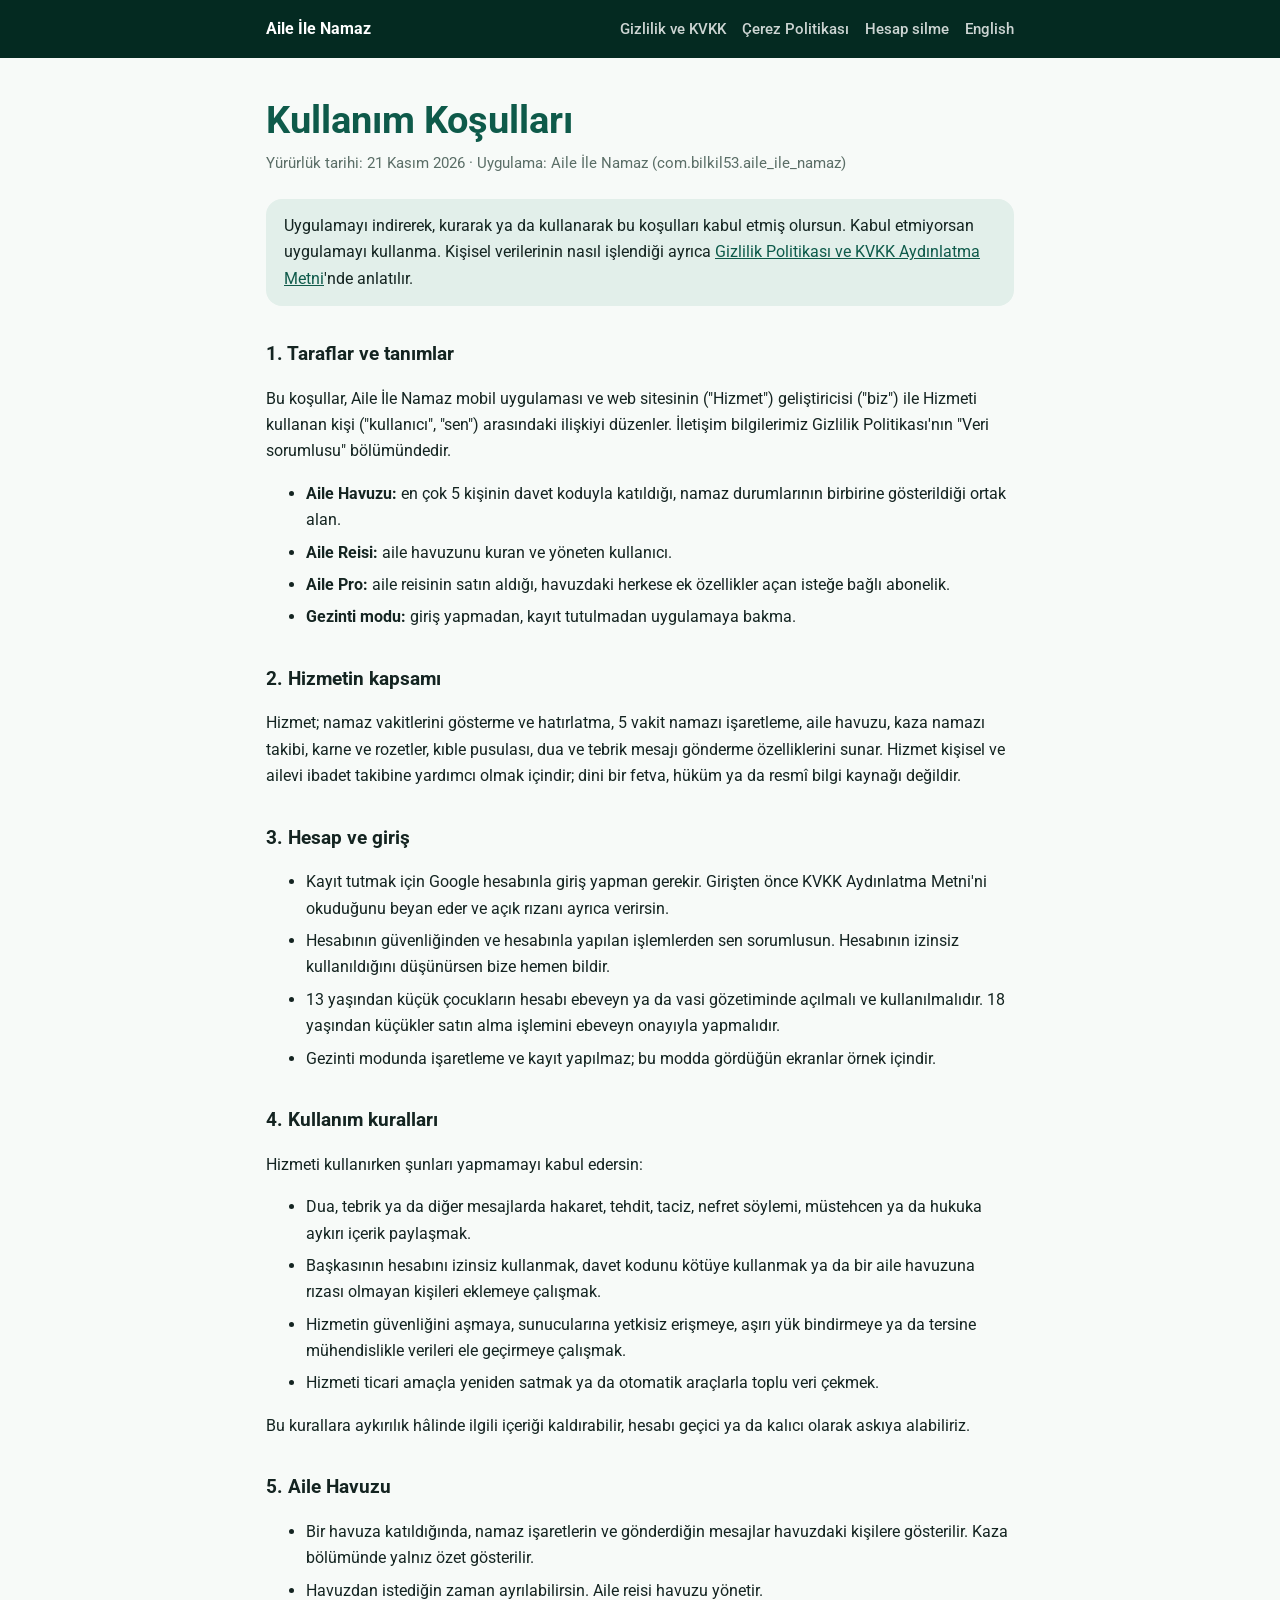
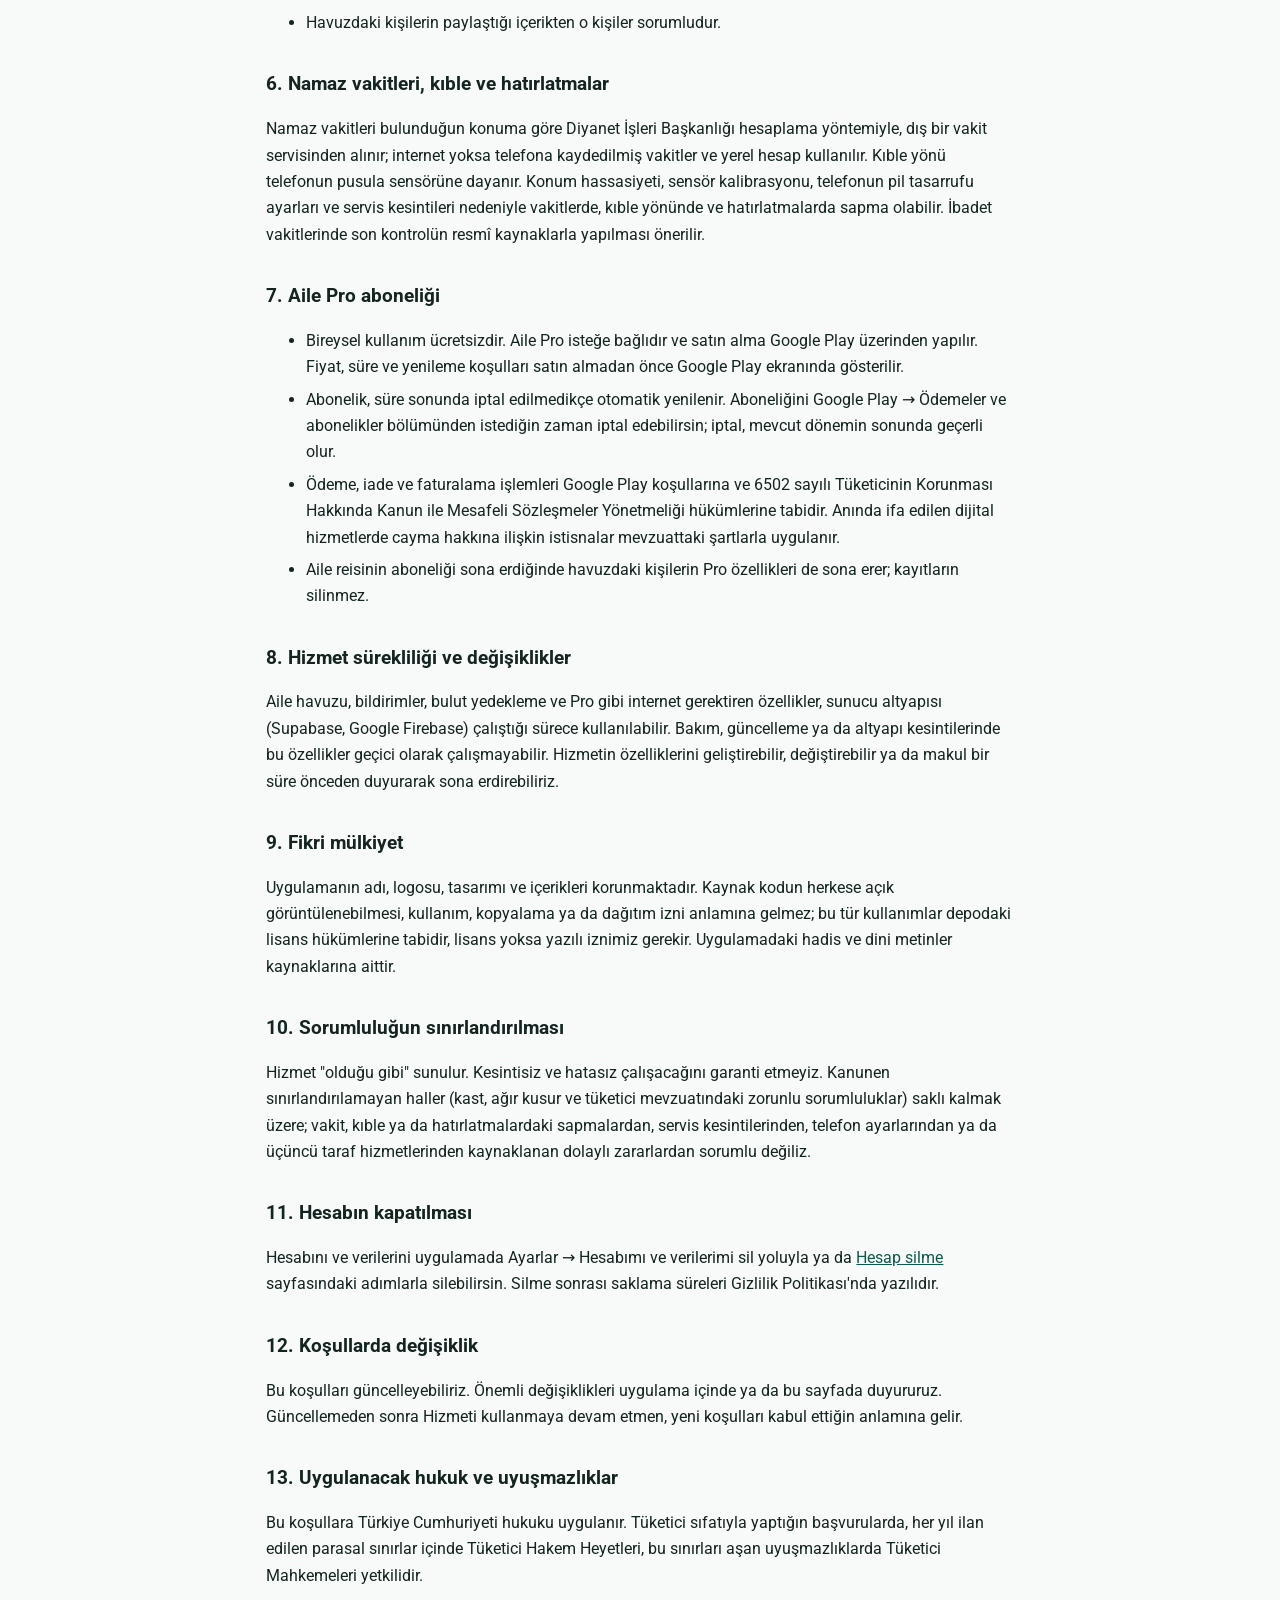
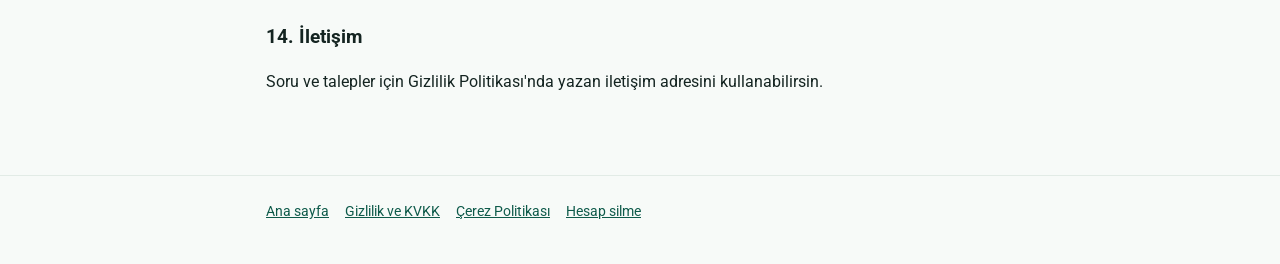
<file: docs/kullanim-kosullari.html>
<!DOCTYPE html>
<html lang="tr">
<head>
<meta charset="utf-8">
<meta name="viewport" content="width=device-width, initial-scale=1, viewport-fit=cover">
<title>Kullanım Koşulları – Aile İle Namaz</title>
<meta name="description" content="Aile İle Namaz uygulamasının ve web sitesinin kullanım koşulları: hesap, aile havuzu, Aile Pro aboneliği, sorumluluk ve uygulanacak hukuk.">
<meta name="robots" content="index, follow">
<link rel="canonical" href="https://bilkil53.github.io/aile-ile-namaz/kullanim-kosullari.html">
<link rel="alternate" hreflang="tr" href="https://bilkil53.github.io/aile-ile-namaz/kullanim-kosullari.html">
<link rel="alternate" hreflang="en" href="https://bilkil53.github.io/aile-ile-namaz/terms-en.html">
<link rel="icon" href="icon.svg" type="image/svg+xml">
<meta name="theme-color" content="#042a21">
<link rel="stylesheet" href="legal.css">
</head>
<body>
<header class="top"><div class="in"><a href="./">Aile İle Namaz</a><nav><a href="privacy.html">Gizlilik ve KVKK</a><a href="cerez-politikasi.html">Çerez Politikası</a><a href="delete-account.html">Hesap silme</a><a href="terms-en.html" hreflang="en" lang="en">English</a></nav></div></header>
<main class="in">
<h1>Kullanım Koşulları</h1>
<p class="meta">Yürürlük tarihi: 21 Kasım 2026 · Uygulama: Aile İle Namaz (com.bilkil53.aile_ile_namaz)</p>

<div class="box">Uygulamayı indirerek, kurarak ya da kullanarak bu koşulları kabul etmiş olursun. Kabul etmiyorsan uygulamayı kullanma. Kişisel verilerinin nasıl işlendiği ayrıca <a href="privacy.html">Gizlilik Politikası ve KVKK Aydınlatma Metni</a>'nde anlatılır.</div>

<h2>1. Taraflar ve tanımlar</h2>
<p>Bu koşullar, Aile İle Namaz mobil uygulaması ve web sitesinin ("Hizmet") geliştiricisi ("biz") ile Hizmeti kullanan kişi ("kullanıcı", "sen") arasındaki ilişkiyi düzenler. İletişim bilgilerimiz Gizlilik Politikası'nın "Veri sorumlusu" bölümündedir.</p>
<ul>
<li><b>Aile Havuzu:</b> en çok 5 kişinin davet koduyla katıldığı, namaz durumlarının birbirine gösterildiği ortak alan.</li>
<li><b>Aile Reisi:</b> aile havuzunu kuran ve yöneten kullanıcı.</li>
<li><b>Aile Pro:</b> aile reisinin satın aldığı, havuzdaki herkese ek özellikler açan isteğe bağlı abonelik.</li>
<li><b>Gezinti modu:</b> giriş yapmadan, kayıt tutulmadan uygulamaya bakma.</li>
</ul>

<h2>2. Hizmetin kapsamı</h2>
<p>Hizmet; namaz vakitlerini gösterme ve hatırlatma, 5 vakit namazı işaretleme, aile havuzu, kaza namazı takibi, karne ve rozetler, kıble pusulası, dua ve tebrik mesajı gönderme özelliklerini sunar. Hizmet kişisel ve ailevi ibadet takibine yardımcı olmak içindir; dini bir fetva, hüküm ya da resmî bilgi kaynağı değildir.</p>

<h2>3. Hesap ve giriş</h2>
<ul>
<li>Kayıt tutmak için Google hesabınla giriş yapman gerekir. Girişten önce KVKK Aydınlatma Metni'ni okuduğunu beyan eder ve açık rızanı ayrıca verirsin.</li>
<li>Hesabının güvenliğinden ve hesabınla yapılan işlemlerden sen sorumlusun. Hesabının izinsiz kullanıldığını düşünürsen bize hemen bildir.</li>
<li>13 yaşından küçük çocukların hesabı ebeveyn ya da vasi gözetiminde açılmalı ve kullanılmalıdır. 18 yaşından küçükler satın alma işlemini ebeveyn onayıyla yapmalıdır.</li>
<li>Gezinti modunda işaretleme ve kayıt yapılmaz; bu modda gördüğün ekranlar örnek içindir.</li>
</ul>

<h2>4. Kullanım kuralları</h2>
<p>Hizmeti kullanırken şunları yapmamayı kabul edersin:</p>
<ul>
<li>Dua, tebrik ya da diğer mesajlarda hakaret, tehdit, taciz, nefret söylemi, müstehcen ya da hukuka aykırı içerik paylaşmak.</li>
<li>Başkasının hesabını izinsiz kullanmak, davet kodunu kötüye kullanmak ya da bir aile havuzuna rızası olmayan kişileri eklemeye çalışmak.</li>
<li>Hizmetin güvenliğini aşmaya, sunucularına yetkisiz erişmeye, aşırı yük bindirmeye ya da tersine mühendislikle verileri ele geçirmeye çalışmak.</li>
<li>Hizmeti ticari amaçla yeniden satmak ya da otomatik araçlarla toplu veri çekmek.</li>
</ul>
<p>Bu kurallara aykırılık hâlinde ilgili içeriği kaldırabilir, hesabı geçici ya da kalıcı olarak askıya alabiliriz.</p>

<h2>5. Aile Havuzu</h2>
<ul>
<li>Bir havuza katıldığında, namaz işaretlerin ve gönderdiğin mesajlar havuzdaki kişilere gösterilir. Kaza bölümünde yalnız özet gösterilir.</li>
<li>Havuzdan istediğin zaman ayrılabilirsin. Aile reisi havuzu yönetir.</li>
<li>Havuzdaki kişilerin paylaştığı içerikten o kişiler sorumludur.</li>
</ul>

<h2>6. Namaz vakitleri, kıble ve hatırlatmalar</h2>
<p>Namaz vakitleri bulunduğun konuma göre Diyanet İşleri Başkanlığı hesaplama yöntemiyle, dış bir vakit servisinden alınır; internet yoksa telefona kaydedilmiş vakitler ve yerel hesap kullanılır. Kıble yönü telefonun pusula sensörüne dayanır. Konum hassasiyeti, sensör kalibrasyonu, telefonun pil tasarrufu ayarları ve servis kesintileri nedeniyle vakitlerde, kıble yönünde ve hatırlatmalarda sapma olabilir. İbadet vakitlerinde son kontrolün resmî kaynaklarla yapılması önerilir.</p>

<h2>7. Aile Pro aboneliği</h2>
<ul>
<li>Bireysel kullanım ücretsizdir. Aile Pro isteğe bağlıdır ve satın alma Google Play üzerinden yapılır. Fiyat, süre ve yenileme koşulları satın almadan önce Google Play ekranında gösterilir.</li>
<li>Abonelik, süre sonunda iptal edilmedikçe otomatik yenilenir. Aboneliğini Google Play → Ödemeler ve abonelikler bölümünden istediğin zaman iptal edebilirsin; iptal, mevcut dönemin sonunda geçerli olur.</li>
<li>Ödeme, iade ve faturalama işlemleri Google Play koşullarına ve 6502 sayılı Tüketicinin Korunması Hakkında Kanun ile Mesafeli Sözleşmeler Yönetmeliği hükümlerine tabidir. Anında ifa edilen dijital hizmetlerde cayma hakkına ilişkin istisnalar mevzuattaki şartlarla uygulanır.</li>
<li>Aile reisinin aboneliği sona erdiğinde havuzdaki kişilerin Pro özellikleri de sona erer; kayıtların silinmez.</li>
</ul>

<h2>8. Hizmet sürekliliği ve değişiklikler</h2>
<p>Aile havuzu, bildirimler, bulut yedekleme ve Pro gibi internet gerektiren özellikler, sunucu altyapısı (Supabase, Google Firebase) çalıştığı sürece kullanılabilir. Bakım, güncelleme ya da altyapı kesintilerinde bu özellikler geçici olarak çalışmayabilir. Hizmetin özelliklerini geliştirebilir, değiştirebilir ya da makul bir süre önceden duyurarak sona erdirebiliriz.</p>

<h2>9. Fikri mülkiyet</h2>
<p>Uygulamanın adı, logosu, tasarımı ve içerikleri korunmaktadır. Kaynak kodun herkese açık görüntülenebilmesi, kullanım, kopyalama ya da dağıtım izni anlamına gelmez; bu tür kullanımlar depodaki lisans hükümlerine tabidir, lisans yoksa yazılı iznimiz gerekir. Uygulamadaki hadis ve dini metinler kaynaklarına aittir.</p>

<h2>10. Sorumluluğun sınırlandırılması</h2>
<p>Hizmet "olduğu gibi" sunulur. Kesintisiz ve hatasız çalışacağını garanti etmeyiz. Kanunen sınırlandırılamayan haller (kast, ağır kusur ve tüketici mevzuatındaki zorunlu sorumluluklar) saklı kalmak üzere; vakit, kıble ya da hatırlatmalardaki sapmalardan, servis kesintilerinden, telefon ayarlarından ya da üçüncü taraf hizmetlerinden kaynaklanan dolaylı zararlardan sorumlu değiliz.</p>

<h2>11. Hesabın kapatılması</h2>
<p>Hesabını ve verilerini uygulamada Ayarlar → Hesabımı ve verilerimi sil yoluyla ya da <a href="delete-account.html">Hesap silme</a> sayfasındaki adımlarla silebilirsin. Silme sonrası saklama süreleri Gizlilik Politikası'nda yazılıdır.</p>

<h2>12. Koşullarda değişiklik</h2>
<p>Bu koşulları güncelleyebiliriz. Önemli değişiklikleri uygulama içinde ya da bu sayfada duyururuz. Güncellemeden sonra Hizmeti kullanmaya devam etmen, yeni koşulları kabul ettiğin anlamına gelir.</p>

<h2>13. Uygulanacak hukuk ve uyuşmazlıklar</h2>
<p>Bu koşullara Türkiye Cumhuriyeti hukuku uygulanır. Tüketici sıfatıyla yaptığın başvurularda, her yıl ilan edilen parasal sınırlar içinde Tüketici Hakem Heyetleri, bu sınırları aşan uyuşmazlıklarda Tüketici Mahkemeleri yetkilidir.</p>

<h2>14. İletişim</h2>
<p>Soru ve talepler için Gizlilik Politikası'nda yazan iletişim adresini kullanabilirsin.</p>
</main>
<footer><div class="in"><a href="./">Ana sayfa</a><a href="privacy.html">Gizlilik ve KVKK</a><a href="cerez-politikasi.html">Çerez Politikası</a><a href="delete-account.html">Hesap silme</a></div></footer>
</body>
</html>
</file>
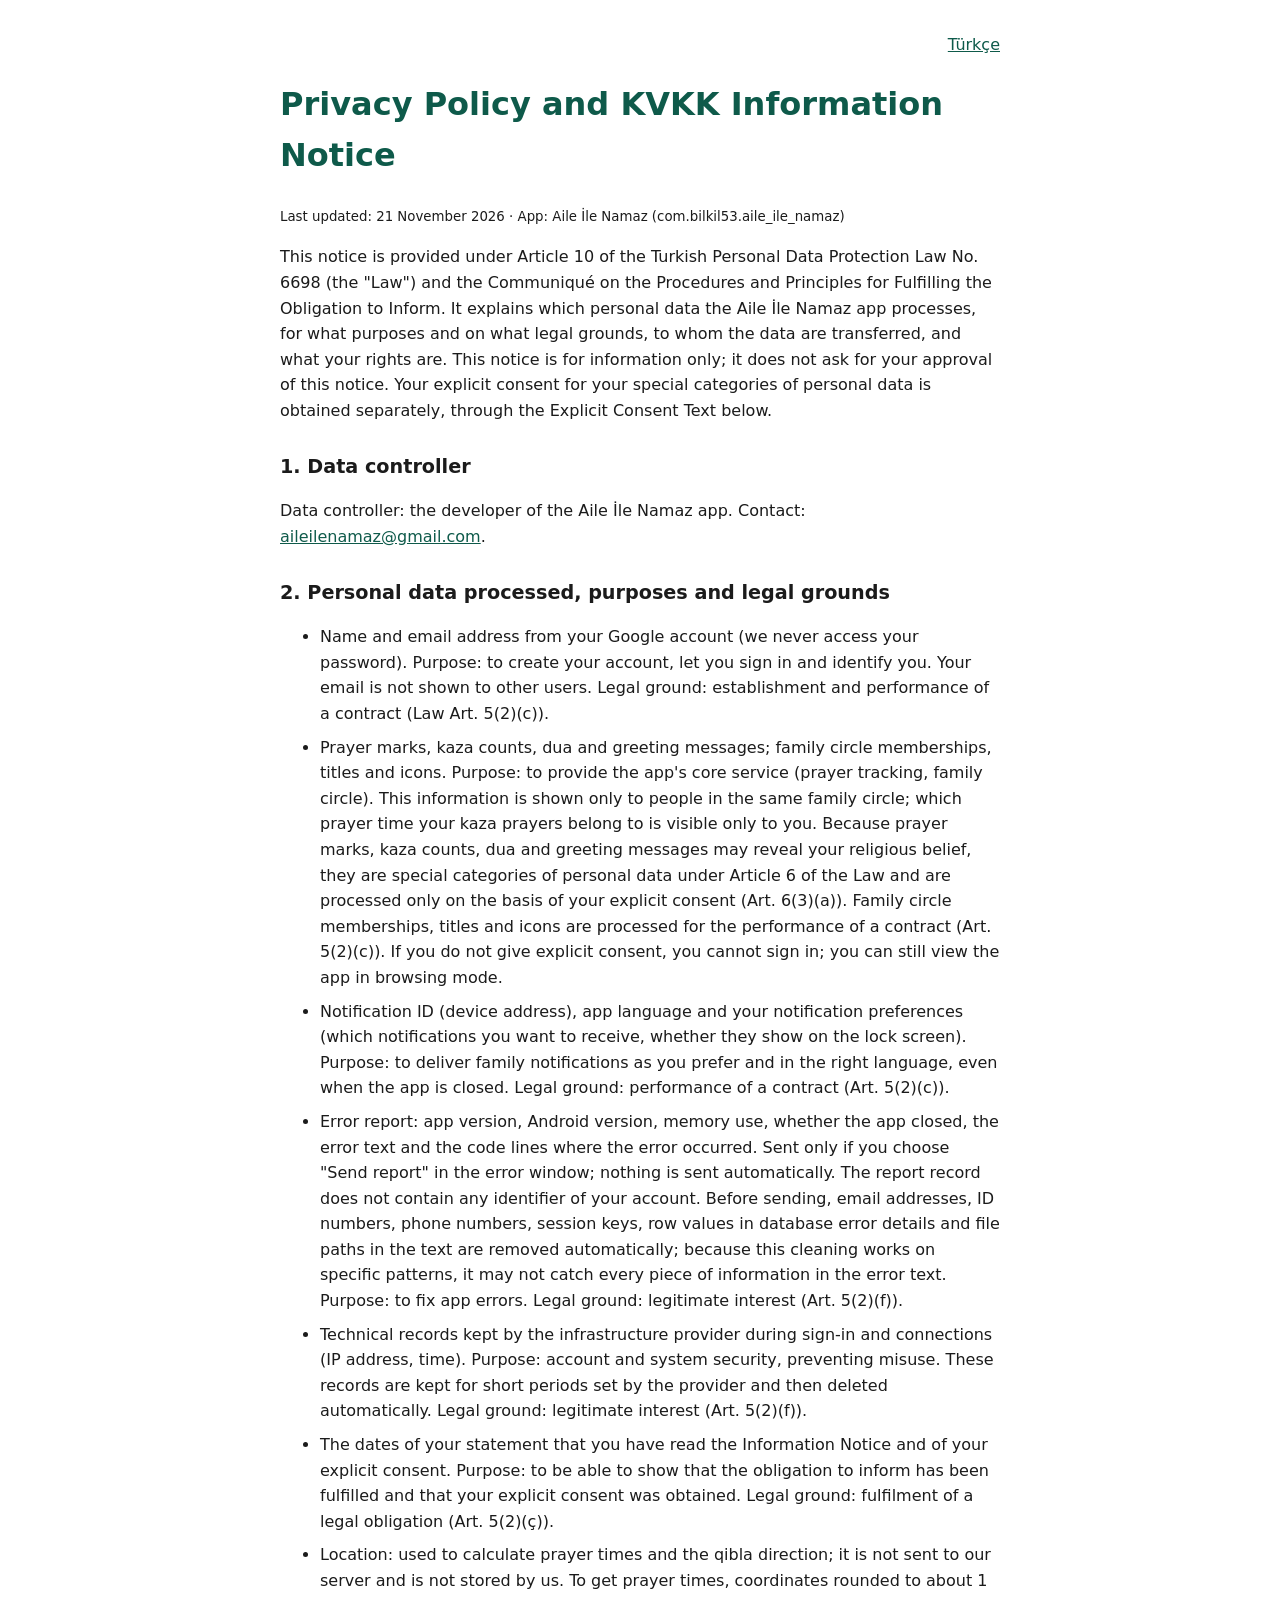
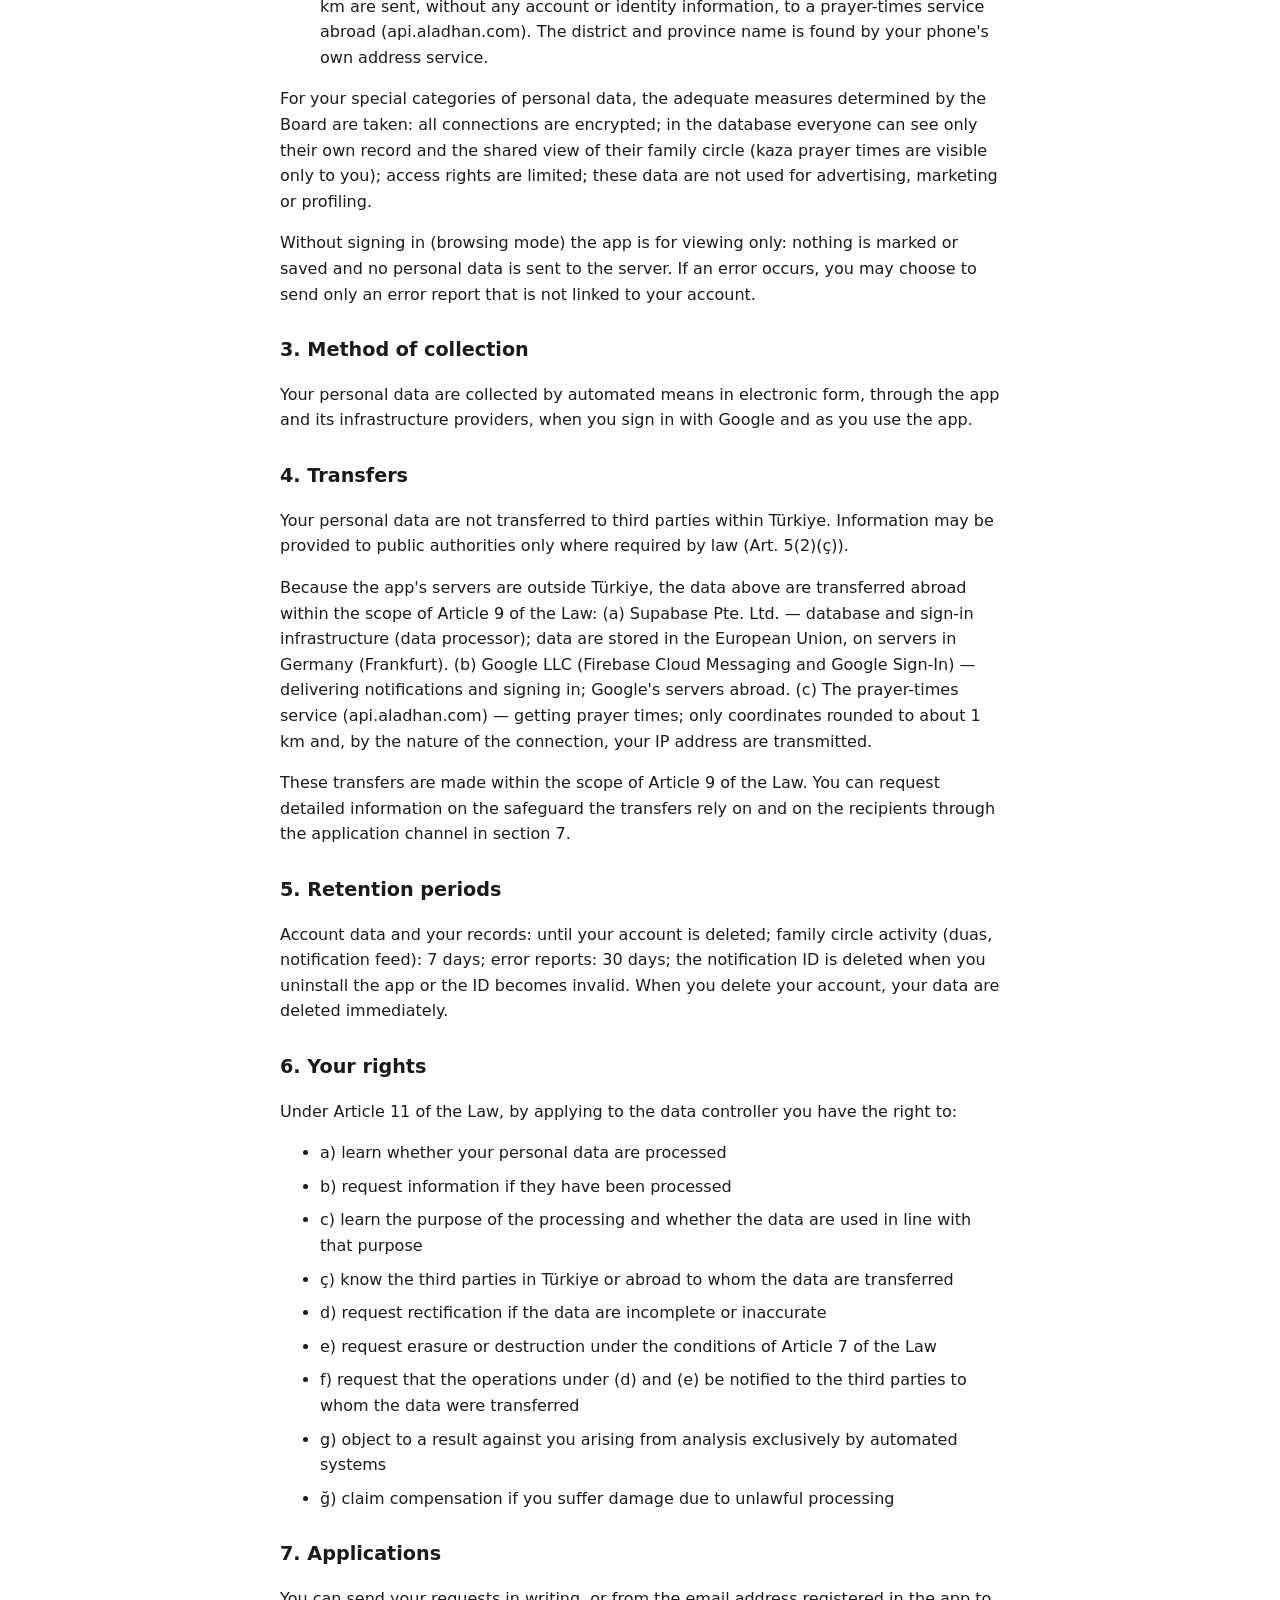
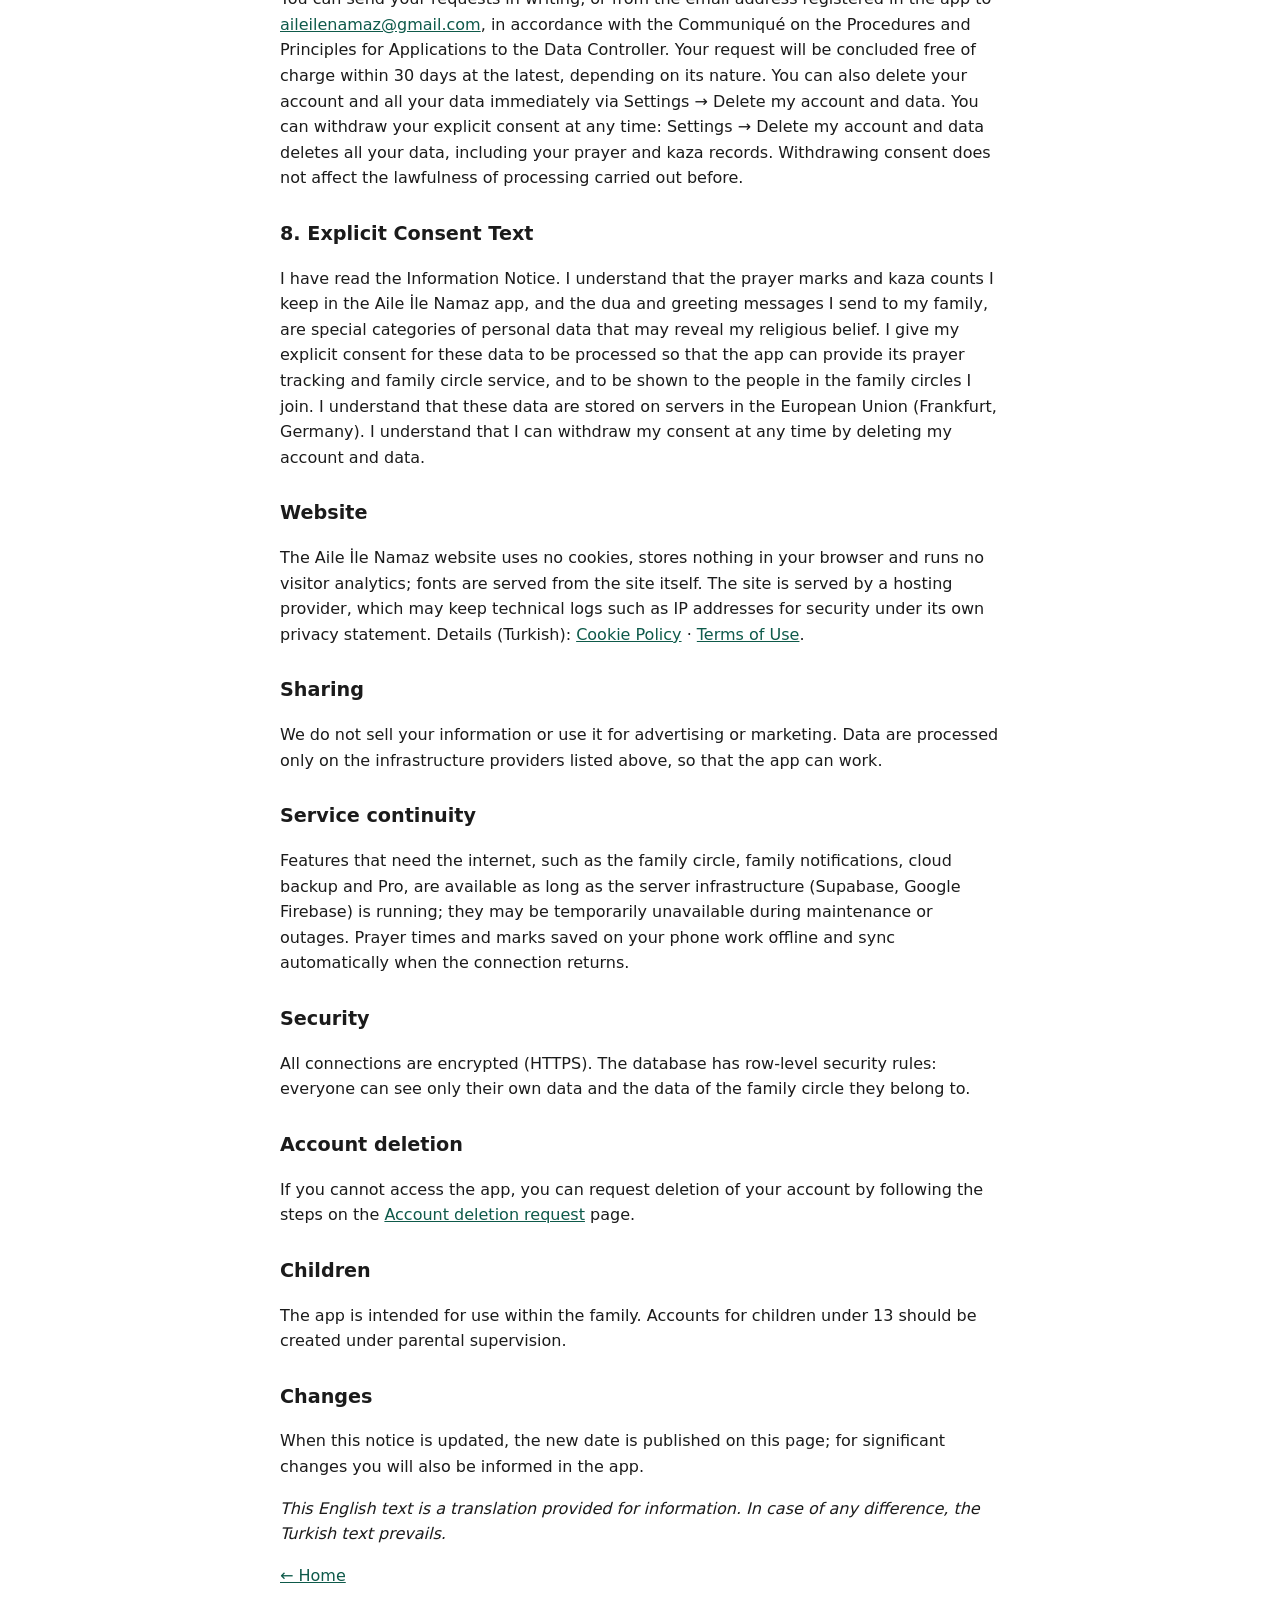
<file: docs/privacy-en.html>
<!doctype html>
<html lang="en">
<head>
<meta charset="utf-8">
<meta name="viewport" content="width=device-width, initial-scale=1">
<title>Privacy Policy and KVKK Information Notice – Aile İle Namaz</title>
<style>
  body { font-family: system-ui, -apple-system, "Segoe UI", Roboto, sans-serif; max-width: 720px; margin: 0 auto; padding: 32px 20px; line-height: 1.6; color: #1b1b1b; }
  h1 { color: #0E5A4A; } h2 { margin-top: 28px; font-size: 1.2em; } a { color: #0E5A4A; } li { margin-bottom: 8px; }
  .lang { text-align: right; margin: 0; }
</style>
</head>
<body>
<main>
<p class="lang"><a href="privacy.html">Türkçe</a></p>
<h1>Privacy Policy and KVKK Information Notice</h1>
<p><small>Last updated: 21 November 2026 · App: Aile İle Namaz (com.bilkil53.aile_ile_namaz)</small></p>
<p>This notice is provided under Article 10 of the Turkish Personal Data Protection Law No. 6698 (the &quot;Law&quot;) and the Communiqué on the Procedures and Principles for Fulfilling the Obligation to Inform. It explains which personal data the Aile İle Namaz app processes, for what purposes and on what legal grounds, to whom the data are transferred, and what your rights are. This notice is for information only; it does not ask for your approval of this notice. Your explicit consent for your special categories of personal data is obtained separately, through the Explicit Consent Text below.</p>
<h2 id="kvkk">1. Data controller</h2><p>Data controller: the developer of the Aile İle Namaz app. Contact: <a href="mailto:aileilenamaz@gmail.com">aileilenamaz@gmail.com</a>.</p>
<h2>2. Personal data processed, purposes and legal grounds</h2><ul><li>Name and email address from your Google account (we never access your password). Purpose: to create your account, let you sign in and identify you. Your email is not shown to other users. Legal ground: establishment and performance of a contract (Law Art. 5(2)(c)).</li><li>Prayer marks, kaza counts, dua and greeting messages; family circle memberships, titles and icons. Purpose: to provide the app&#x27;s core service (prayer tracking, family circle). This information is shown only to people in the same family circle; which prayer time your kaza prayers belong to is visible only to you. Because prayer marks, kaza counts, dua and greeting messages may reveal your religious belief, they are special categories of personal data under Article 6 of the Law and are processed only on the basis of your explicit consent (Art. 6(3)(a)). Family circle memberships, titles and icons are processed for the performance of a contract (Art. 5(2)(c)). If you do not give explicit consent, you cannot sign in; you can still view the app in browsing mode.</li><li>Notification ID (device address), app language and your notification preferences (which notifications you want to receive, whether they show on the lock screen). Purpose: to deliver family notifications as you prefer and in the right language, even when the app is closed. Legal ground: performance of a contract (Art. 5(2)(c)).</li><li>Error report: app version, Android version, memory use, whether the app closed, the error text and the code lines where the error occurred. Sent only if you choose &quot;Send report&quot; in the error window; nothing is sent automatically. The report record does not contain any identifier of your account. Before sending, email addresses, ID numbers, phone numbers, session keys, row values in database error details and file paths in the text are removed automatically; because this cleaning works on specific patterns, it may not catch every piece of information in the error text. Purpose: to fix app errors. Legal ground: legitimate interest (Art. 5(2)(f)).</li><li>Technical records kept by the infrastructure provider during sign-in and connections (IP address, time). Purpose: account and system security, preventing misuse. These records are kept for short periods set by the provider and then deleted automatically. Legal ground: legitimate interest (Art. 5(2)(f)).</li><li>The dates of your statement that you have read the Information Notice and of your explicit consent. Purpose: to be able to show that the obligation to inform has been fulfilled and that your explicit consent was obtained. Legal ground: fulfilment of a legal obligation (Art. 5(2)(ç)).</li><li>Location: used to calculate prayer times and the qibla direction; it is not sent to our server and is not stored by us. To get prayer times, coordinates rounded to about 1 km are sent, without any account or identity information, to a prayer-times service abroad (api.aladhan.com). The district and province name is found by your phone&#x27;s own address service.</li></ul><p>For your special categories of personal data, the adequate measures determined by the Board are taken: all connections are encrypted; in the database everyone can see only their own record and the shared view of their family circle (kaza prayer times are visible only to you); access rights are limited; these data are not used for advertising, marketing or profiling.</p><p>Without signing in (browsing mode) the app is for viewing only: nothing is marked or saved and no personal data is sent to the server. If an error occurs, you may choose to send only an error report that is not linked to your account.</p>
<h2>3. Method of collection</h2><p>Your personal data are collected by automated means in electronic form, through the app and its infrastructure providers, when you sign in with Google and as you use the app.</p>
<h2>4. Transfers</h2><p>Your personal data are not transferred to third parties within Türkiye. Information may be provided to public authorities only where required by law (Art. 5(2)(ç)).</p><p>Because the app&#x27;s servers are outside Türkiye, the data above are transferred abroad within the scope of Article 9 of the Law: (a) Supabase Pte. Ltd. — database and sign-in infrastructure (data processor); data are stored in the European Union, on servers in Germany (Frankfurt). (b) Google LLC (Firebase Cloud Messaging and Google Sign-In) — delivering notifications and signing in; Google&#x27;s servers abroad. (c) The prayer-times service (api.aladhan.com) — getting prayer times; only coordinates rounded to about 1 km and, by the nature of the connection, your IP address are transmitted.</p><p>These transfers are made within the scope of Article 9 of the Law. You can request detailed information on the safeguard the transfers rely on and on the recipients through the application channel in section 7.</p>
<h2>5. Retention periods</h2><p>Account data and your records: until your account is deleted; family circle activity (duas, notification feed): 7 days; error reports: 30 days; the notification ID is deleted when you uninstall the app or the ID becomes invalid. When you delete your account, your data are deleted immediately.</p>
<h2>6. Your rights</h2><p>Under Article 11 of the Law, by applying to the data controller you have the right to:</p><ul><li>a) learn whether your personal data are processed</li><li>b) request information if they have been processed</li><li>c) learn the purpose of the processing and whether the data are used in line with that purpose</li><li>ç) know the third parties in Türkiye or abroad to whom the data are transferred</li><li>d) request rectification if the data are incomplete or inaccurate</li><li>e) request erasure or destruction under the conditions of Article 7 of the Law</li><li>f) request that the operations under (d) and (e) be notified to the third parties to whom the data were transferred</li><li>g) object to a result against you arising from analysis exclusively by automated systems</li><li>ğ) claim compensation if you suffer damage due to unlawful processing</li></ul>
<h2>7. Applications</h2><p>You can send your requests in writing, or from the email address registered in the app to <a href="mailto:aileilenamaz@gmail.com">aileilenamaz@gmail.com</a>, in accordance with the Communiqué on the Procedures and Principles for Applications to the Data Controller. Your request will be concluded free of charge within 30 days at the latest, depending on its nature. You can also delete your account and all your data immediately via Settings → Delete my account and data. You can withdraw your explicit consent at any time: Settings → Delete my account and data deletes all your data, including your prayer and kaza records. Withdrawing consent does not affect the lawfulness of processing carried out before.</p>
<h2 id="acik-riza">8. Explicit Consent Text</h2><p>I have read the Information Notice. I understand that the prayer marks and kaza counts I keep in the Aile İle Namaz app, and the dua and greeting messages I send to my family, are special categories of personal data that may reveal my religious belief. I give my explicit consent for these data to be processed so that the app can provide its prayer tracking and family circle service, and to be shown to the people in the family circles I join. I understand that these data are stored on servers in the European Union (Frankfurt, Germany). I understand that I can withdraw my consent at any time by deleting my account and data.</p>
<h2 id="website">Website</h2><p>The Aile İle Namaz website uses no cookies, stores nothing in your browser and runs no visitor analytics; fonts are served from the site itself. The site is served by a hosting provider, which may keep technical logs such as IP addresses for security under its own privacy statement. Details (Turkish): <a href="cerez-politikasi.html">Cookie Policy</a> · <a href="kullanim-kosullari.html">Terms of Use</a>.</p>
<h2>Sharing</h2><p>We do not sell your information or use it for advertising or marketing. Data are processed only on the infrastructure providers listed above, so that the app can work.</p>
<h2>Service continuity</h2><p>Features that need the internet, such as the family circle, family notifications, cloud backup and Pro, are available as long as the server infrastructure (Supabase, Google Firebase) is running; they may be temporarily unavailable during maintenance or outages. Prayer times and marks saved on your phone work offline and sync automatically when the connection returns.</p>
<h2>Security</h2><p>All connections are encrypted (HTTPS). The database has row-level security rules: everyone can see only their own data and the data of the family circle they belong to.</p>
<h2>Account deletion</h2><p>If you cannot access the app, you can request deletion of your account by following the steps on the <a href="delete-account-en.html">Account deletion request</a> page.</p>
<h2>Children</h2><p>The app is intended for use within the family. Accounts for children under 13 should be created under parental supervision.</p>
<h2>Changes</h2><p>When this notice is updated, the new date is published on this page; for significant changes you will also be informed in the app.</p>
<p><i>This English text is a translation provided for information. In case of any difference, the Turkish text prevails.</i></p>
<p><a href="index-en.html">← Home</a></p>
</main>
</body>
</html>
</file>
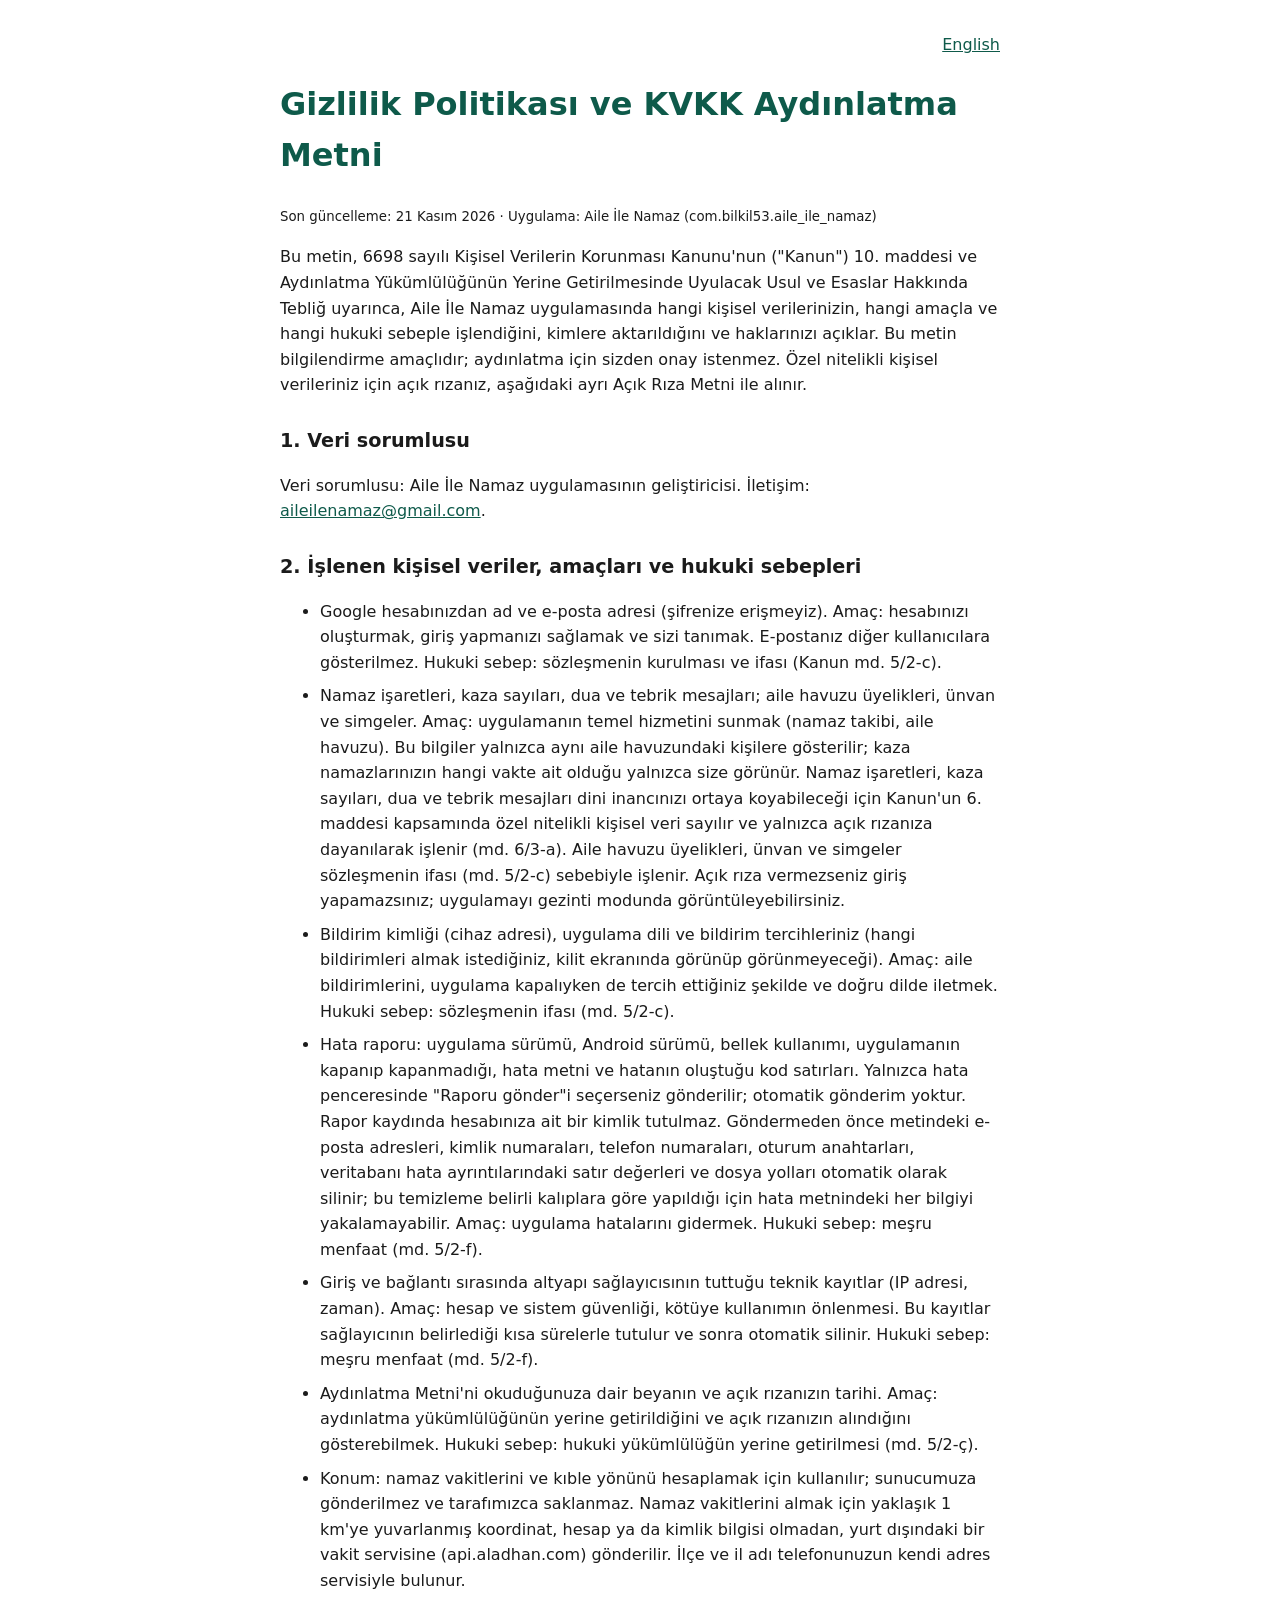
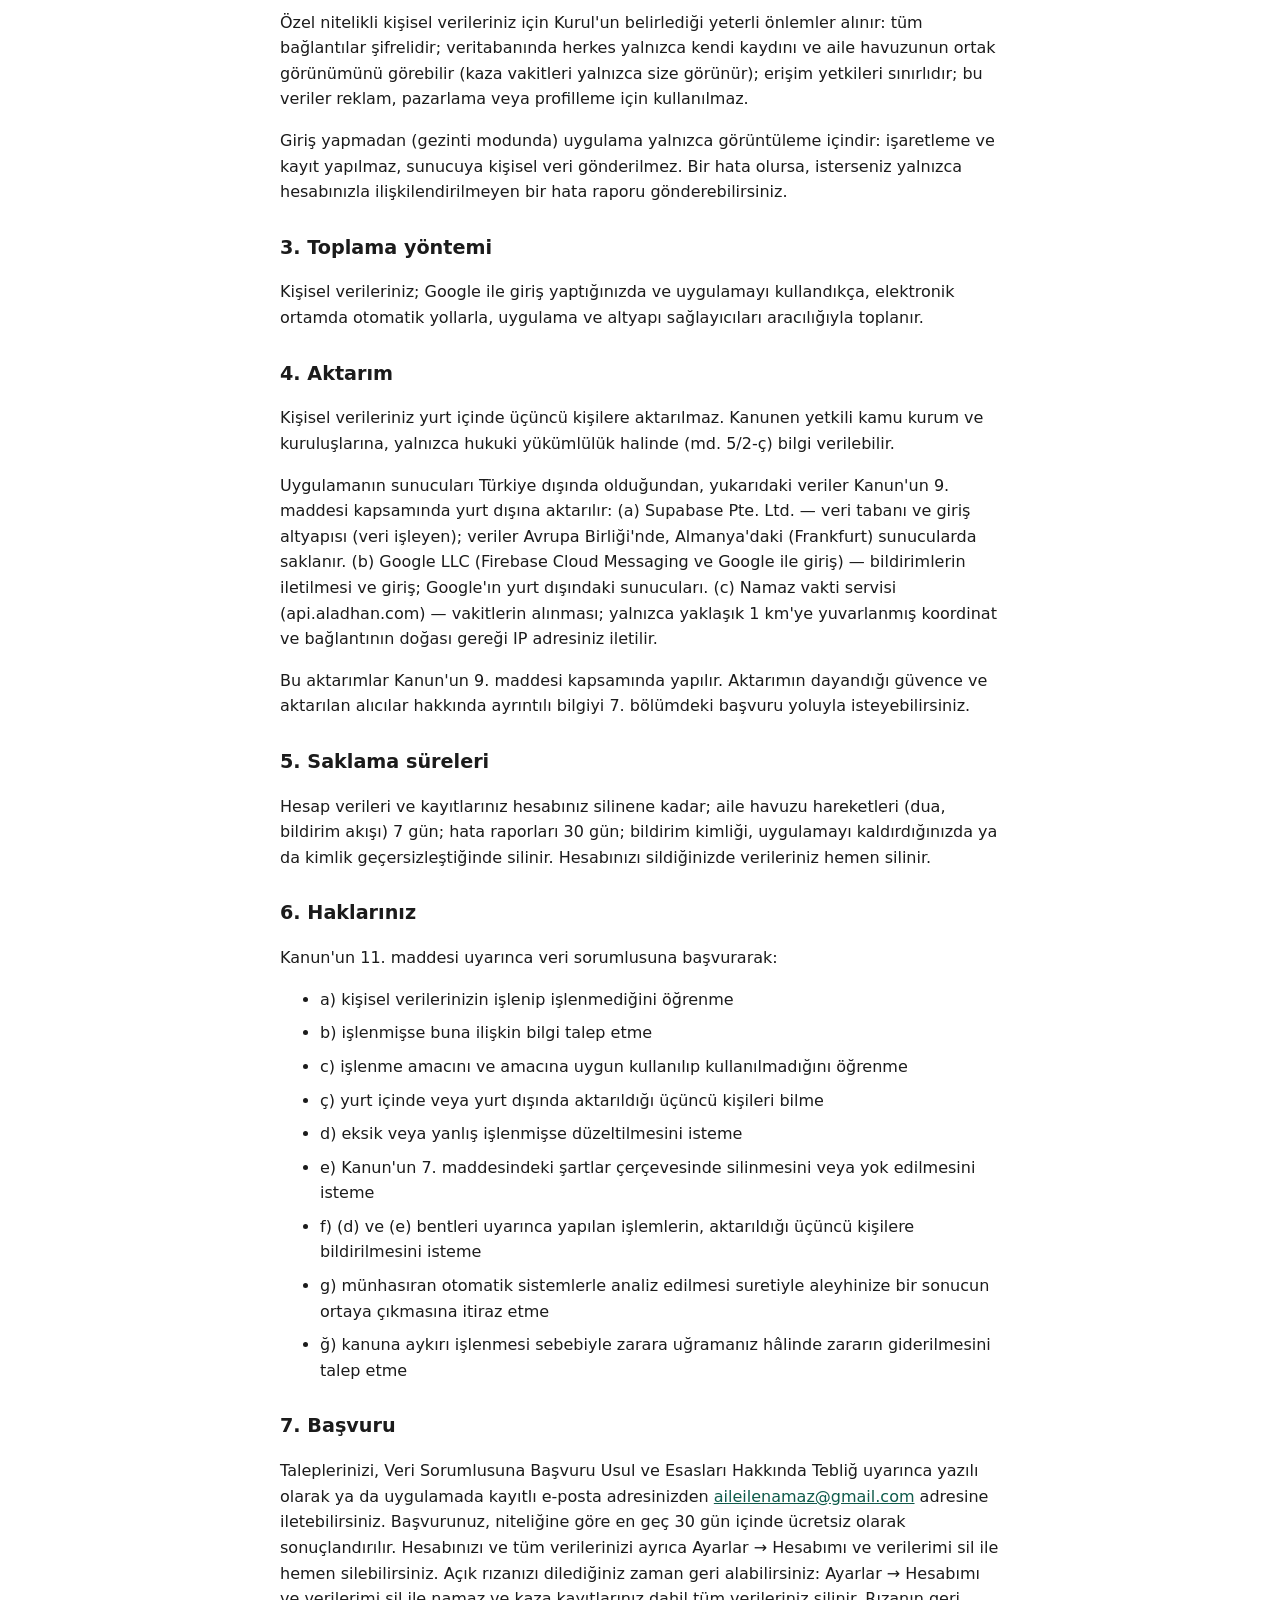
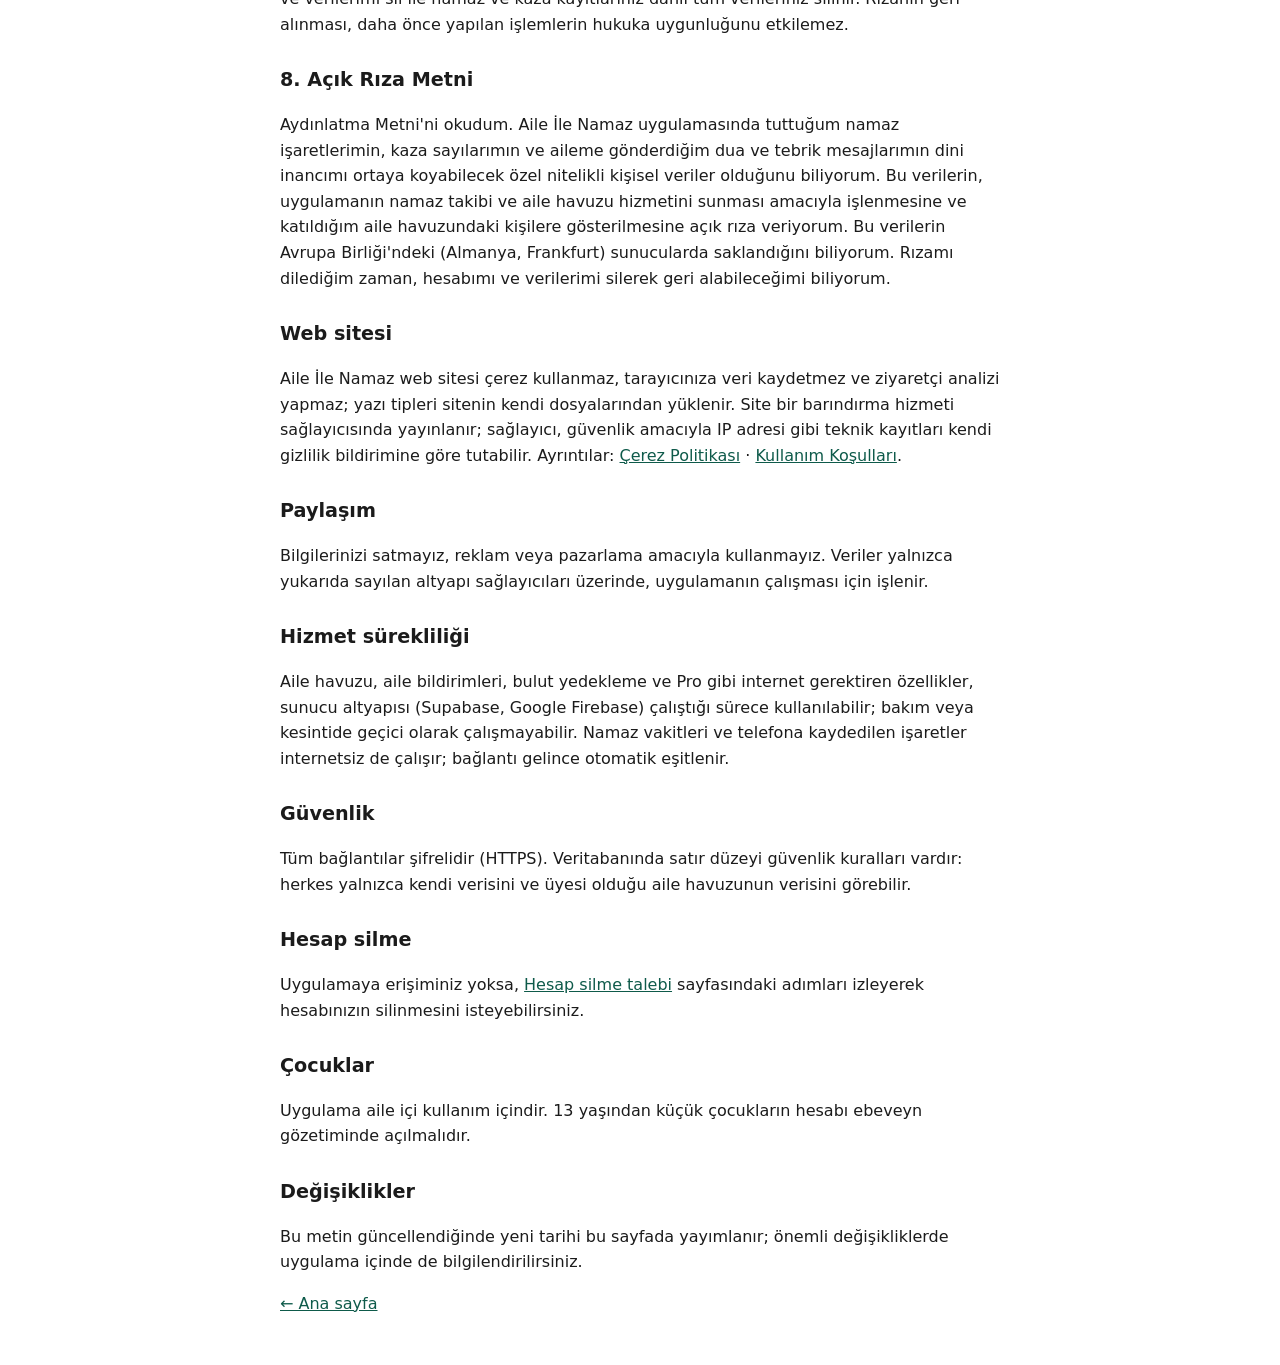
<file: docs/privacy.html>
<!doctype html>
<html lang="tr">
<head>
<meta charset="utf-8">
<meta name="viewport" content="width=device-width, initial-scale=1">
<title>Gizlilik Politikası ve KVKK Aydınlatma Metni – Aile İle Namaz</title>
<style>
  body { font-family: system-ui, -apple-system, "Segoe UI", Roboto, sans-serif; max-width: 720px; margin: 0 auto; padding: 32px 20px; line-height: 1.6; color: #1b1b1b; }
  h1 { color: #0E5A4A; } h2 { margin-top: 28px; font-size: 1.2em; } a { color: #0E5A4A; } li { margin-bottom: 8px; }
  .lang { text-align: right; margin: 0; }
</style>
</head>
<body>
<main>
<p class="lang"><a href="privacy-en.html">English</a></p>
<h1>Gizlilik Politikası ve KVKK Aydınlatma Metni</h1>
<p><small>Son güncelleme: 21 Kasım 2026 · Uygulama: Aile İle Namaz (com.bilkil53.aile_ile_namaz)</small></p>
<p>Bu metin, 6698 sayılı Kişisel Verilerin Korunması Kanunu&#x27;nun (&quot;Kanun&quot;) 10. maddesi ve Aydınlatma Yükümlülüğünün Yerine Getirilmesinde Uyulacak Usul ve Esaslar Hakkında Tebliğ uyarınca, Aile İle Namaz uygulamasında hangi kişisel verilerinizin, hangi amaçla ve hangi hukuki sebeple işlendiğini, kimlere aktarıldığını ve haklarınızı açıklar. Bu metin bilgilendirme amaçlıdır; aydınlatma için sizden onay istenmez. Özel nitelikli kişisel verileriniz için açık rızanız, aşağıdaki ayrı Açık Rıza Metni ile alınır.</p>
<h2 id="kvkk">1. Veri sorumlusu</h2><p>Veri sorumlusu: Aile İle Namaz uygulamasının geliştiricisi. İletişim: <a href="mailto:aileilenamaz@gmail.com">aileilenamaz@gmail.com</a>.</p>
<h2>2. İşlenen kişisel veriler, amaçları ve hukuki sebepleri</h2><ul><li>Google hesabınızdan ad ve e-posta adresi (şifrenize erişmeyiz). Amaç: hesabınızı oluşturmak, giriş yapmanızı sağlamak ve sizi tanımak. E-postanız diğer kullanıcılara gösterilmez. Hukuki sebep: sözleşmenin kurulması ve ifası (Kanun md. 5/2-c).</li><li>Namaz işaretleri, kaza sayıları, dua ve tebrik mesajları; aile havuzu üyelikleri, ünvan ve simgeler. Amaç: uygulamanın temel hizmetini sunmak (namaz takibi, aile havuzu). Bu bilgiler yalnızca aynı aile havuzundaki kişilere gösterilir; kaza namazlarınızın hangi vakte ait olduğu yalnızca size görünür. Namaz işaretleri, kaza sayıları, dua ve tebrik mesajları dini inancınızı ortaya koyabileceği için Kanun&#x27;un 6. maddesi kapsamında özel nitelikli kişisel veri sayılır ve yalnızca açık rızanıza dayanılarak işlenir (md. 6/3-a). Aile havuzu üyelikleri, ünvan ve simgeler sözleşmenin ifası (md. 5/2-c) sebebiyle işlenir. Açık rıza vermezseniz giriş yapamazsınız; uygulamayı gezinti modunda görüntüleyebilirsiniz.</li><li>Bildirim kimliği (cihaz adresi), uygulama dili ve bildirim tercihleriniz (hangi bildirimleri almak istediğiniz, kilit ekranında görünüp görünmeyeceği). Amaç: aile bildirimlerini, uygulama kapalıyken de tercih ettiğiniz şekilde ve doğru dilde iletmek. Hukuki sebep: sözleşmenin ifası (md. 5/2-c).</li><li>Hata raporu: uygulama sürümü, Android sürümü, bellek kullanımı, uygulamanın kapanıp kapanmadığı, hata metni ve hatanın oluştuğu kod satırları. Yalnızca hata penceresinde &quot;Raporu gönder&quot;i seçerseniz gönderilir; otomatik gönderim yoktur. Rapor kaydında hesabınıza ait bir kimlik tutulmaz. Göndermeden önce metindeki e-posta adresleri, kimlik numaraları, telefon numaraları, oturum anahtarları, veritabanı hata ayrıntılarındaki satır değerleri ve dosya yolları otomatik olarak silinir; bu temizleme belirli kalıplara göre yapıldığı için hata metnindeki her bilgiyi yakalamayabilir. Amaç: uygulama hatalarını gidermek. Hukuki sebep: meşru menfaat (md. 5/2-f).</li><li>Giriş ve bağlantı sırasında altyapı sağlayıcısının tuttuğu teknik kayıtlar (IP adresi, zaman). Amaç: hesap ve sistem güvenliği, kötüye kullanımın önlenmesi. Bu kayıtlar sağlayıcının belirlediği kısa sürelerle tutulur ve sonra otomatik silinir. Hukuki sebep: meşru menfaat (md. 5/2-f).</li><li>Aydınlatma Metni&#x27;ni okuduğunuza dair beyanın ve açık rızanızın tarihi. Amaç: aydınlatma yükümlülüğünün yerine getirildiğini ve açık rızanızın alındığını gösterebilmek. Hukuki sebep: hukuki yükümlülüğün yerine getirilmesi (md. 5/2-ç).</li><li>Konum: namaz vakitlerini ve kıble yönünü hesaplamak için kullanılır; sunucumuza gönderilmez ve tarafımızca saklanmaz. Namaz vakitlerini almak için yaklaşık 1 km&#x27;ye yuvarlanmış koordinat, hesap ya da kimlik bilgisi olmadan, yurt dışındaki bir vakit servisine (api.aladhan.com) gönderilir. İlçe ve il adı telefonunuzun kendi adres servisiyle bulunur.</li></ul><p>Özel nitelikli kişisel verileriniz için Kurul&#x27;un belirlediği yeterli önlemler alınır: tüm bağlantılar şifrelidir; veritabanında herkes yalnızca kendi kaydını ve aile havuzunun ortak görünümünü görebilir (kaza vakitleri yalnızca size görünür); erişim yetkileri sınırlıdır; bu veriler reklam, pazarlama veya profilleme için kullanılmaz.</p><p>Giriş yapmadan (gezinti modunda) uygulama yalnızca görüntüleme içindir: işaretleme ve kayıt yapılmaz, sunucuya kişisel veri gönderilmez. Bir hata olursa, isterseniz yalnızca hesabınızla ilişkilendirilmeyen bir hata raporu gönderebilirsiniz.</p>
<h2>3. Toplama yöntemi</h2><p>Kişisel verileriniz; Google ile giriş yaptığınızda ve uygulamayı kullandıkça, elektronik ortamda otomatik yollarla, uygulama ve altyapı sağlayıcıları aracılığıyla toplanır.</p>
<h2>4. Aktarım</h2><p>Kişisel verileriniz yurt içinde üçüncü kişilere aktarılmaz. Kanunen yetkili kamu kurum ve kuruluşlarına, yalnızca hukuki yükümlülük halinde (md. 5/2-ç) bilgi verilebilir.</p><p>Uygulamanın sunucuları Türkiye dışında olduğundan, yukarıdaki veriler Kanun&#x27;un 9. maddesi kapsamında yurt dışına aktarılır: (a) Supabase Pte. Ltd. — veri tabanı ve giriş altyapısı (veri işleyen); veriler Avrupa Birliği&#x27;nde, Almanya&#x27;daki (Frankfurt) sunucularda saklanır. (b) Google LLC (Firebase Cloud Messaging ve Google ile giriş) — bildirimlerin iletilmesi ve giriş; Google&#x27;ın yurt dışındaki sunucuları. (c) Namaz vakti servisi (api.aladhan.com) — vakitlerin alınması; yalnızca yaklaşık 1 km&#x27;ye yuvarlanmış koordinat ve bağlantının doğası gereği IP adresiniz iletilir.</p><p>Bu aktarımlar Kanun&#x27;un 9. maddesi kapsamında yapılır. Aktarımın dayandığı güvence ve aktarılan alıcılar hakkında ayrıntılı bilgiyi 7. bölümdeki başvuru yoluyla isteyebilirsiniz.</p>
<h2>5. Saklama süreleri</h2><p>Hesap verileri ve kayıtlarınız hesabınız silinene kadar; aile havuzu hareketleri (dua, bildirim akışı) 7 gün; hata raporları 30 gün; bildirim kimliği, uygulamayı kaldırdığınızda ya da kimlik geçersizleştiğinde silinir. Hesabınızı sildiğinizde verileriniz hemen silinir.</p>
<h2>6. Haklarınız</h2><p>Kanun&#x27;un 11. maddesi uyarınca veri sorumlusuna başvurarak:</p><ul><li>a) kişisel verilerinizin işlenip işlenmediğini öğrenme</li><li>b) işlenmişse buna ilişkin bilgi talep etme</li><li>c) işlenme amacını ve amacına uygun kullanılıp kullanılmadığını öğrenme</li><li>ç) yurt içinde veya yurt dışında aktarıldığı üçüncü kişileri bilme</li><li>d) eksik veya yanlış işlenmişse düzeltilmesini isteme</li><li>e) Kanun&#x27;un 7. maddesindeki şartlar çerçevesinde silinmesini veya yok edilmesini isteme</li><li>f) (d) ve (e) bentleri uyarınca yapılan işlemlerin, aktarıldığı üçüncü kişilere bildirilmesini isteme</li><li>g) münhasıran otomatik sistemlerle analiz edilmesi suretiyle aleyhinize bir sonucun ortaya çıkmasına itiraz etme</li><li>ğ) kanuna aykırı işlenmesi sebebiyle zarara uğramanız hâlinde zararın giderilmesini talep etme</li></ul>
<h2>7. Başvuru</h2><p>Taleplerinizi, Veri Sorumlusuna Başvuru Usul ve Esasları Hakkında Tebliğ uyarınca yazılı olarak ya da uygulamada kayıtlı e-posta adresinizden <a href="mailto:aileilenamaz@gmail.com">aileilenamaz@gmail.com</a> adresine iletebilirsiniz. Başvurunuz, niteliğine göre en geç 30 gün içinde ücretsiz olarak sonuçlandırılır. Hesabınızı ve tüm verilerinizi ayrıca Ayarlar → Hesabımı ve verilerimi sil ile hemen silebilirsiniz. Açık rızanızı dilediğiniz zaman geri alabilirsiniz: Ayarlar → Hesabımı ve verilerimi sil ile namaz ve kaza kayıtlarınız dahil tüm verileriniz silinir. Rızanın geri alınması, daha önce yapılan işlemlerin hukuka uygunluğunu etkilemez.</p>
<h2 id="acik-riza">8. Açık Rıza Metni</h2><p>Aydınlatma Metni&#x27;ni okudum. Aile İle Namaz uygulamasında tuttuğum namaz işaretlerimin, kaza sayılarımın ve aileme gönderdiğim dua ve tebrik mesajlarımın dini inancımı ortaya koyabilecek özel nitelikli kişisel veriler olduğunu biliyorum. Bu verilerin, uygulamanın namaz takibi ve aile havuzu hizmetini sunması amacıyla işlenmesine ve katıldığım aile havuzundaki kişilere gösterilmesine açık rıza veriyorum. Bu verilerin Avrupa Birliği&#x27;ndeki (Almanya, Frankfurt) sunucularda saklandığını biliyorum. Rızamı dilediğim zaman, hesabımı ve verilerimi silerek geri alabileceğimi biliyorum.</p>
<h2 id="web-sitesi">Web sitesi</h2><p>Aile İle Namaz web sitesi çerez kullanmaz, tarayıcınıza veri kaydetmez ve ziyaretçi analizi yapmaz; yazı tipleri sitenin kendi dosyalarından yüklenir. Site bir barındırma hizmeti sağlayıcısında yayınlanır; sağlayıcı, güvenlik amacıyla IP adresi gibi teknik kayıtları kendi gizlilik bildirimine göre tutabilir. Ayrıntılar: <a href="cerez-politikasi.html">Çerez Politikası</a> · <a href="kullanim-kosullari.html">Kullanım Koşulları</a>.</p>
<h2>Paylaşım</h2><p>Bilgilerinizi satmayız, reklam veya pazarlama amacıyla kullanmayız. Veriler yalnızca yukarıda sayılan altyapı sağlayıcıları üzerinde, uygulamanın çalışması için işlenir.</p>
<h2>Hizmet sürekliliği</h2><p>Aile havuzu, aile bildirimleri, bulut yedekleme ve Pro gibi internet gerektiren özellikler, sunucu altyapısı (Supabase, Google Firebase) çalıştığı sürece kullanılabilir; bakım veya kesintide geçici olarak çalışmayabilir. Namaz vakitleri ve telefona kaydedilen işaretler internetsiz de çalışır; bağlantı gelince otomatik eşitlenir.</p>
<h2>Güvenlik</h2><p>Tüm bağlantılar şifrelidir (HTTPS). Veritabanında satır düzeyi güvenlik kuralları vardır: herkes yalnızca kendi verisini ve üyesi olduğu aile havuzunun verisini görebilir.</p>
<h2>Hesap silme</h2><p>Uygulamaya erişiminiz yoksa, <a href="delete-account.html">Hesap silme talebi</a> sayfasındaki adımları izleyerek hesabınızın silinmesini isteyebilirsiniz.</p>
<h2>Çocuklar</h2><p>Uygulama aile içi kullanım içindir. 13 yaşından küçük çocukların hesabı ebeveyn gözetiminde açılmalıdır.</p>
<h2>Değişiklikler</h2><p>Bu metin güncellendiğinde yeni tarihi bu sayfada yayımlanır; önemli değişikliklerde uygulama içinde de bilgilendirilirsiniz.</p>

<p><a href="index.html">← Ana sayfa</a></p>
</main>
</body>
</html>
</file>
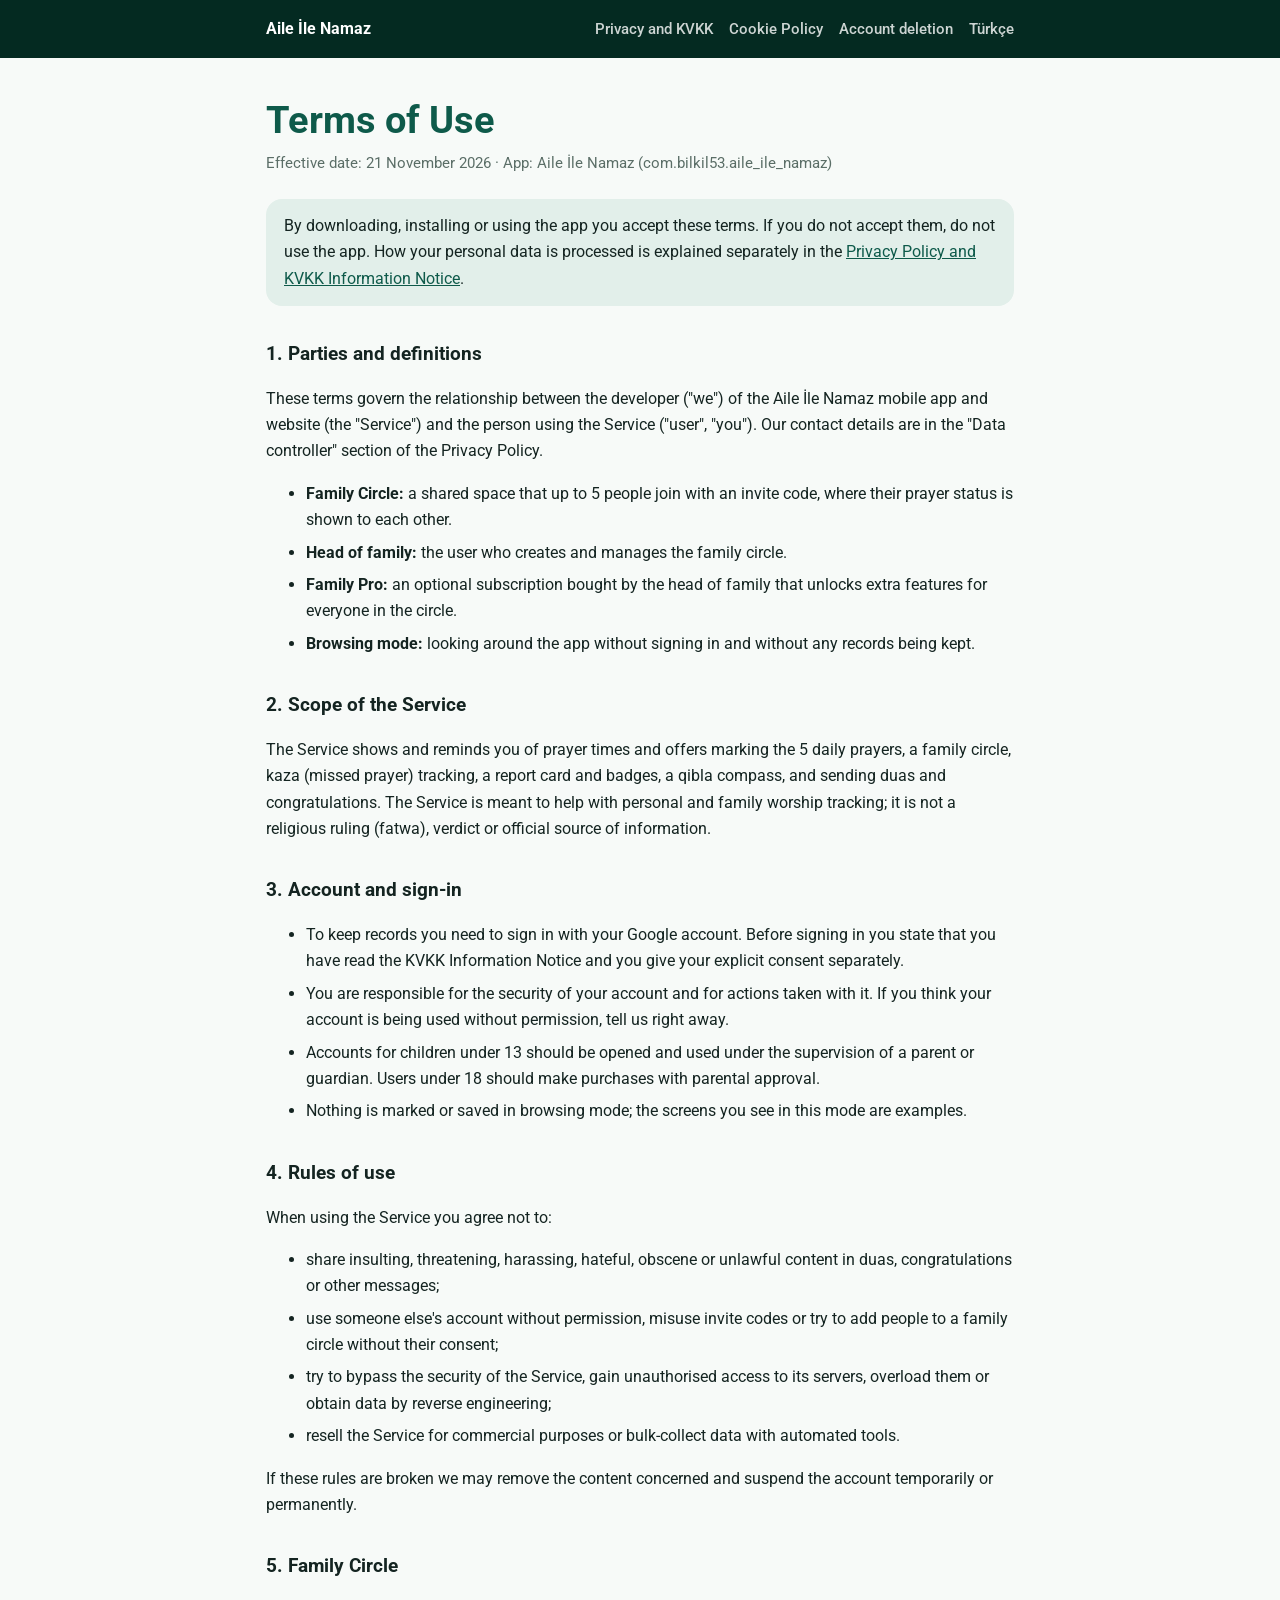
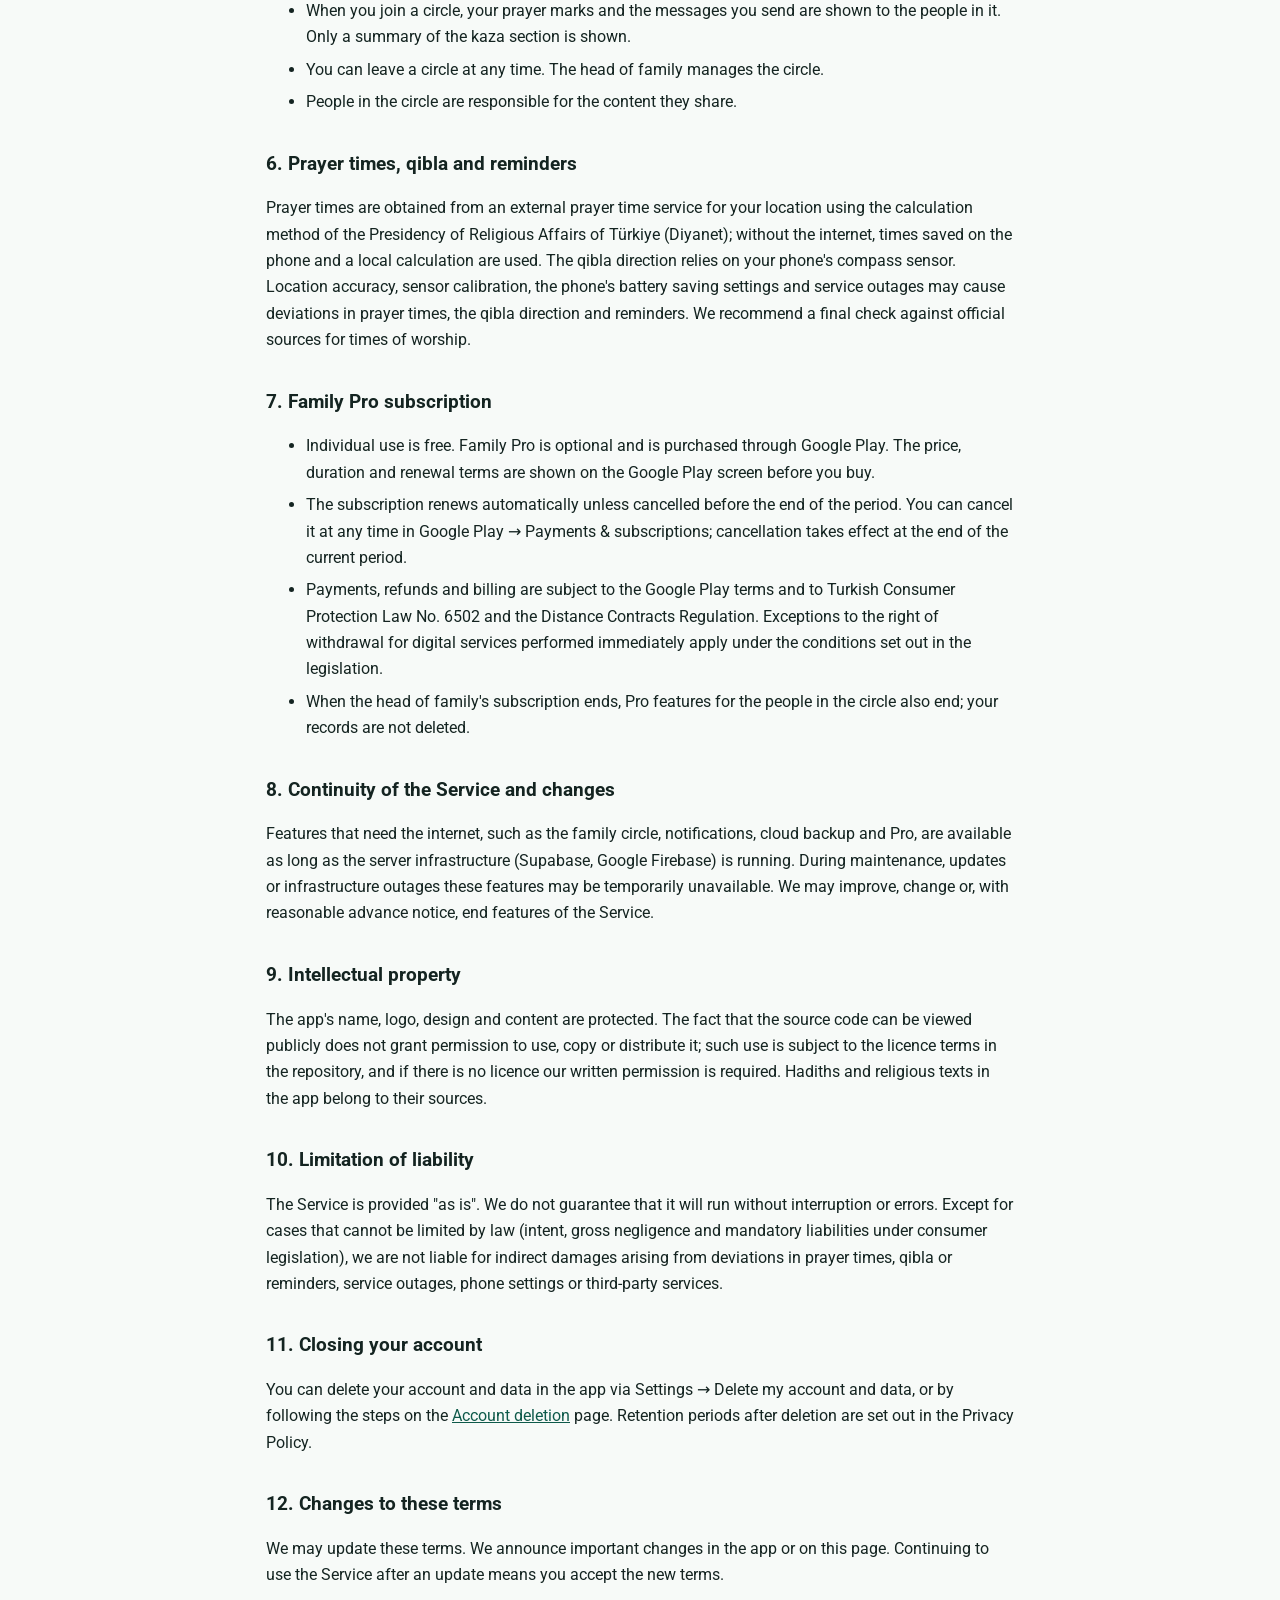
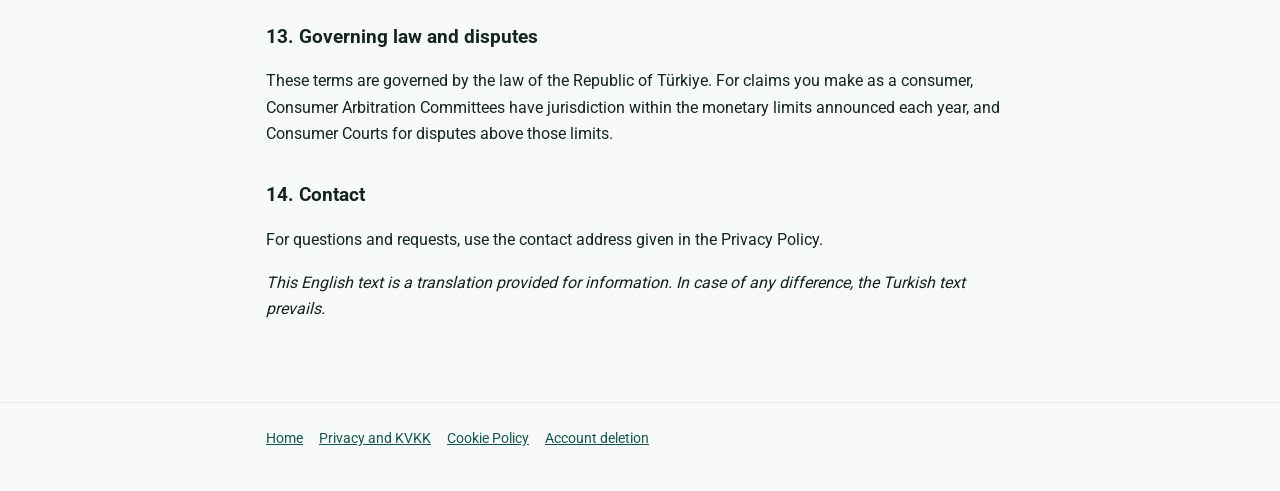
<file: docs/terms-en.html>
<!DOCTYPE html>
<html lang="en">
<head>
<meta charset="utf-8">
<meta name="viewport" content="width=device-width, initial-scale=1, viewport-fit=cover">
<title>Terms of Use – Aile İle Namaz</title>
<meta name="description" content="Terms of use for the Aile İle Namaz app and website: account, family circle, Family Pro subscription, liability and governing law.">
<meta name="robots" content="index, follow">
<link rel="canonical" href="https://bilkil53.github.io/aile-ile-namaz/terms-en.html">
<link rel="alternate" hreflang="tr" href="https://bilkil53.github.io/aile-ile-namaz/kullanim-kosullari.html">
<link rel="alternate" hreflang="en" href="https://bilkil53.github.io/aile-ile-namaz/terms-en.html">
<link rel="icon" href="icon.svg" type="image/svg+xml">
<meta name="theme-color" content="#042a21">
<link rel="stylesheet" href="legal.css">
</head>
<body>
<header class="top"><div class="in"><a href="index-en.html">Aile İle Namaz</a><nav><a href="privacy-en.html">Privacy and KVKK</a><a href="cookies-en.html">Cookie Policy</a><a href="delete-account-en.html">Account deletion</a><a href="kullanim-kosullari.html" hreflang="tr" lang="tr">Türkçe</a></nav></div></header>
<main class="in">
<h1>Terms of Use</h1>
<p class="meta">Effective date: 21 November 2026 · App: Aile İle Namaz (com.bilkil53.aile_ile_namaz)</p>

<div class="box">By downloading, installing or using the app you accept these terms. If you do not accept them, do not use the app. How your personal data is processed is explained separately in the <a href="privacy-en.html">Privacy Policy and KVKK Information Notice</a>.</div>

<h2>1. Parties and definitions</h2>
<p>These terms govern the relationship between the developer ("we") of the Aile İle Namaz mobile app and website (the "Service") and the person using the Service ("user", "you"). Our contact details are in the "Data controller" section of the Privacy Policy.</p>
<ul>
<li><b>Family Circle:</b> a shared space that up to 5 people join with an invite code, where their prayer status is shown to each other.</li>
<li><b>Head of family:</b> the user who creates and manages the family circle.</li>
<li><b>Family Pro:</b> an optional subscription bought by the head of family that unlocks extra features for everyone in the circle.</li>
<li><b>Browsing mode:</b> looking around the app without signing in and without any records being kept.</li>
</ul>

<h2>2. Scope of the Service</h2>
<p>The Service shows and reminds you of prayer times and offers marking the 5 daily prayers, a family circle, kaza (missed prayer) tracking, a report card and badges, a qibla compass, and sending duas and congratulations. The Service is meant to help with personal and family worship tracking; it is not a religious ruling (fatwa), verdict or official source of information.</p>

<h2>3. Account and sign-in</h2>
<ul>
<li>To keep records you need to sign in with your Google account. Before signing in you state that you have read the KVKK Information Notice and you give your explicit consent separately.</li>
<li>You are responsible for the security of your account and for actions taken with it. If you think your account is being used without permission, tell us right away.</li>
<li>Accounts for children under 13 should be opened and used under the supervision of a parent or guardian. Users under 18 should make purchases with parental approval.</li>
<li>Nothing is marked or saved in browsing mode; the screens you see in this mode are examples.</li>
</ul>

<h2>4. Rules of use</h2>
<p>When using the Service you agree not to:</p>
<ul>
<li>share insulting, threatening, harassing, hateful, obscene or unlawful content in duas, congratulations or other messages;</li>
<li>use someone else's account without permission, misuse invite codes or try to add people to a family circle without their consent;</li>
<li>try to bypass the security of the Service, gain unauthorised access to its servers, overload them or obtain data by reverse engineering;</li>
<li>resell the Service for commercial purposes or bulk-collect data with automated tools.</li>
</ul>
<p>If these rules are broken we may remove the content concerned and suspend the account temporarily or permanently.</p>

<h2>5. Family Circle</h2>
<ul>
<li>When you join a circle, your prayer marks and the messages you send are shown to the people in it. Only a summary of the kaza section is shown.</li>
<li>You can leave a circle at any time. The head of family manages the circle.</li>
<li>People in the circle are responsible for the content they share.</li>
</ul>

<h2>6. Prayer times, qibla and reminders</h2>
<p>Prayer times are obtained from an external prayer time service for your location using the calculation method of the Presidency of Religious Affairs of Türkiye (Diyanet); without the internet, times saved on the phone and a local calculation are used. The qibla direction relies on your phone's compass sensor. Location accuracy, sensor calibration, the phone's battery saving settings and service outages may cause deviations in prayer times, the qibla direction and reminders. We recommend a final check against official sources for times of worship.</p>

<h2>7. Family Pro subscription</h2>
<ul>
<li>Individual use is free. Family Pro is optional and is purchased through Google Play. The price, duration and renewal terms are shown on the Google Play screen before you buy.</li>
<li>The subscription renews automatically unless cancelled before the end of the period. You can cancel it at any time in Google Play → Payments &amp; subscriptions; cancellation takes effect at the end of the current period.</li>
<li>Payments, refunds and billing are subject to the Google Play terms and to Turkish Consumer Protection Law No. 6502 and the Distance Contracts Regulation. Exceptions to the right of withdrawal for digital services performed immediately apply under the conditions set out in the legislation.</li>
<li>When the head of family's subscription ends, Pro features for the people in the circle also end; your records are not deleted.</li>
</ul>

<h2>8. Continuity of the Service and changes</h2>
<p>Features that need the internet, such as the family circle, notifications, cloud backup and Pro, are available as long as the server infrastructure (Supabase, Google Firebase) is running. During maintenance, updates or infrastructure outages these features may be temporarily unavailable. We may improve, change or, with reasonable advance notice, end features of the Service.</p>

<h2>9. Intellectual property</h2>
<p>The app's name, logo, design and content are protected. The fact that the source code can be viewed publicly does not grant permission to use, copy or distribute it; such use is subject to the licence terms in the repository, and if there is no licence our written permission is required. Hadiths and religious texts in the app belong to their sources.</p>

<h2>10. Limitation of liability</h2>
<p>The Service is provided "as is". We do not guarantee that it will run without interruption or errors. Except for cases that cannot be limited by law (intent, gross negligence and mandatory liabilities under consumer legislation), we are not liable for indirect damages arising from deviations in prayer times, qibla or reminders, service outages, phone settings or third-party services.</p>

<h2>11. Closing your account</h2>
<p>You can delete your account and data in the app via Settings → Delete my account and data, or by following the steps on the <a href="delete-account-en.html">Account deletion</a> page. Retention periods after deletion are set out in the Privacy Policy.</p>

<h2>12. Changes to these terms</h2>
<p>We may update these terms. We announce important changes in the app or on this page. Continuing to use the Service after an update means you accept the new terms.</p>

<h2>13. Governing law and disputes</h2>
<p>These terms are governed by the law of the Republic of Türkiye. For claims you make as a consumer, Consumer Arbitration Committees have jurisdiction within the monetary limits announced each year, and Consumer Courts for disputes above those limits.</p>

<h2>14. Contact</h2>
<p>For questions and requests, use the contact address given in the Privacy Policy.</p>
<p><i>This English text is a translation provided for information. In case of any difference, the Turkish text prevails.</i></p>
</main>
<footer><div class="in"><a href="index-en.html">Home</a><a href="privacy-en.html">Privacy and KVKK</a><a href="cookies-en.html">Cookie Policy</a><a href="delete-account-en.html">Account deletion</a></div></footer>
</body>
</html>
</file>
<file: docs/legal.css>
@font-face { font-family: "Roboto"; font-style: normal; font-weight: 100 900; font-display: swap; src: url(fonts/roboto-latin-ext.woff2) format("woff2"); unicode-range: U+0100-02BA, U+02BD-02C5, U+02C7-02CC, U+02CE-02D7, U+02DD-02FF, U+0304, U+0308, U+0329, U+1D00-1DBF, U+1E00-1E9F, U+1EF2-1EFF, U+2020, U+20A0-20AB, U+20AD-20C0, U+2113, U+2C60-2C7F, U+A720-A7FF; }
@font-face { font-family: "Roboto"; font-style: normal; font-weight: 100 900; font-display: swap; src: url(fonts/roboto-latin.woff2) format("woff2"); unicode-range: U+0000-00FF, U+0131, U+0152-0153, U+02BB-02BC, U+02C6, U+02DA, U+02DC, U+0304, U+0308, U+0329, U+2000-206F, U+20AC, U+2122, U+2191, U+2193, U+2212, U+2215, U+FEFF, U+FFFD; }
:root { --emerald: #0e5a4a; --emerald-deep: #042a21; --soft: #e2efea; --bg: #f7faf8; --text: #142421; --text-2: #5b6e67; --border: #e2ebe6; --mint: #86efac; }
* { box-sizing: border-box; }
body { margin: 0; background: var(--bg); color: var(--text); font-family: "Roboto", system-ui, -apple-system, "Segoe UI", sans-serif; line-height: 1.65; }
.top { background: var(--emerald-deep); color: #fff; }
.top .in { display: flex; justify-content: space-between; align-items: center; gap: 12px; padding-block: 16px; flex-wrap: wrap; }
.top a { color: #fff; text-decoration: none; font-weight: 700; }
.top nav { display: flex; gap: 16px; flex-wrap: wrap; font-size: 0.92rem; }
.top nav a { color: rgba(255,255,255,0.8); font-weight: 500; }
.in { max-width: 780px; margin: 0 auto; padding-left: max(16px, env(safe-area-inset-left, 0px)); padding-right: max(16px, env(safe-area-inset-right, 0px)); }
main { padding-block: 40px 64px; }
h1 { color: var(--emerald); font-size: clamp(1.8rem, 5vw, 2.4rem); line-height: 1.15; margin: 0 0 8px; }
h2 { font-size: 1.2rem; margin: 32px 0 8px; }
.meta { color: var(--text-2); font-size: 0.92rem; margin: 0 0 24px; }
.box { background: var(--soft); border-radius: 16px; padding: 14px 18px; margin: 20px 0; }
a { color: var(--emerald); }
li { margin-bottom: 6px; }
table { width: 100%; border-collapse: collapse; font-size: 0.95rem; }
th, td { text-align: left; padding: 10px; border-bottom: 1px solid var(--border); vertical-align: top; }
.tw { overflow-x: auto; }
footer { border-top: 1px solid var(--border); color: var(--text-2); font-size: 0.9rem; }
footer .in { padding-block: 24px 40px; display: flex; gap: 16px; flex-wrap: wrap; }
</file>
